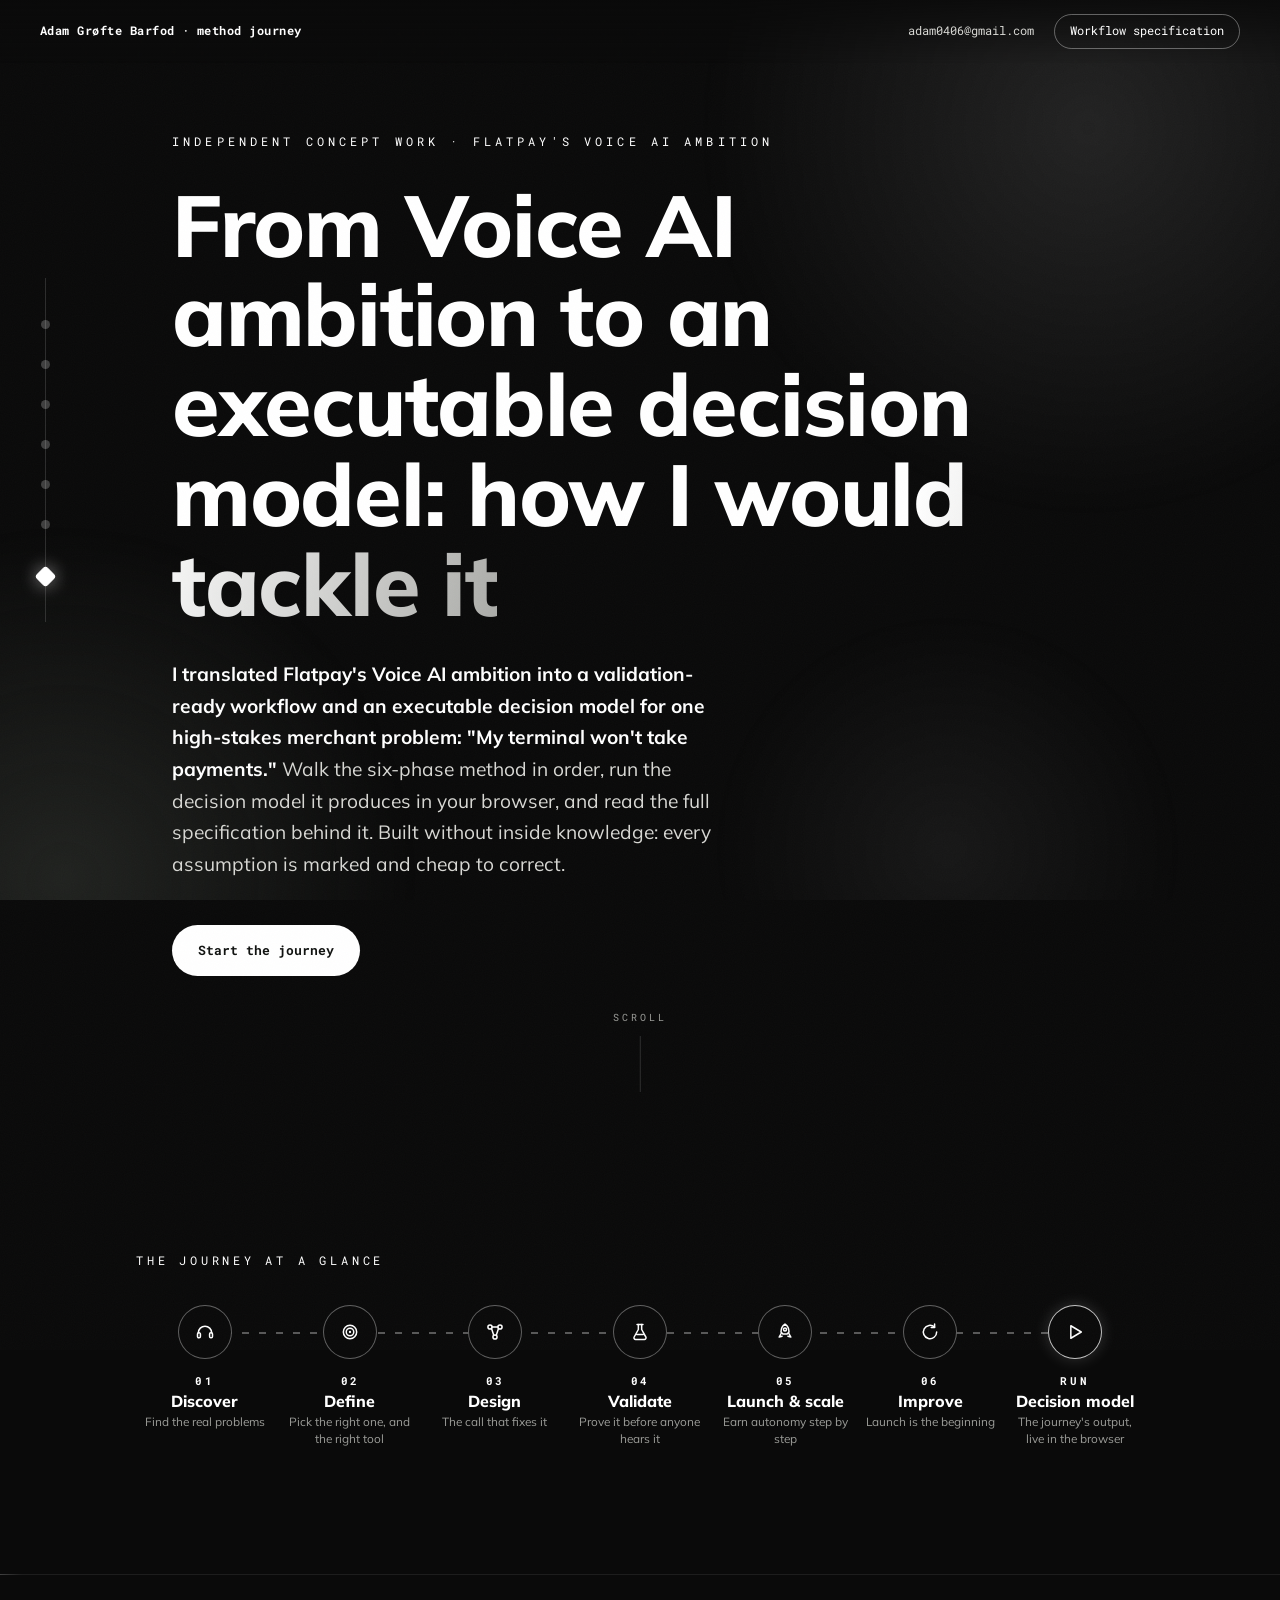
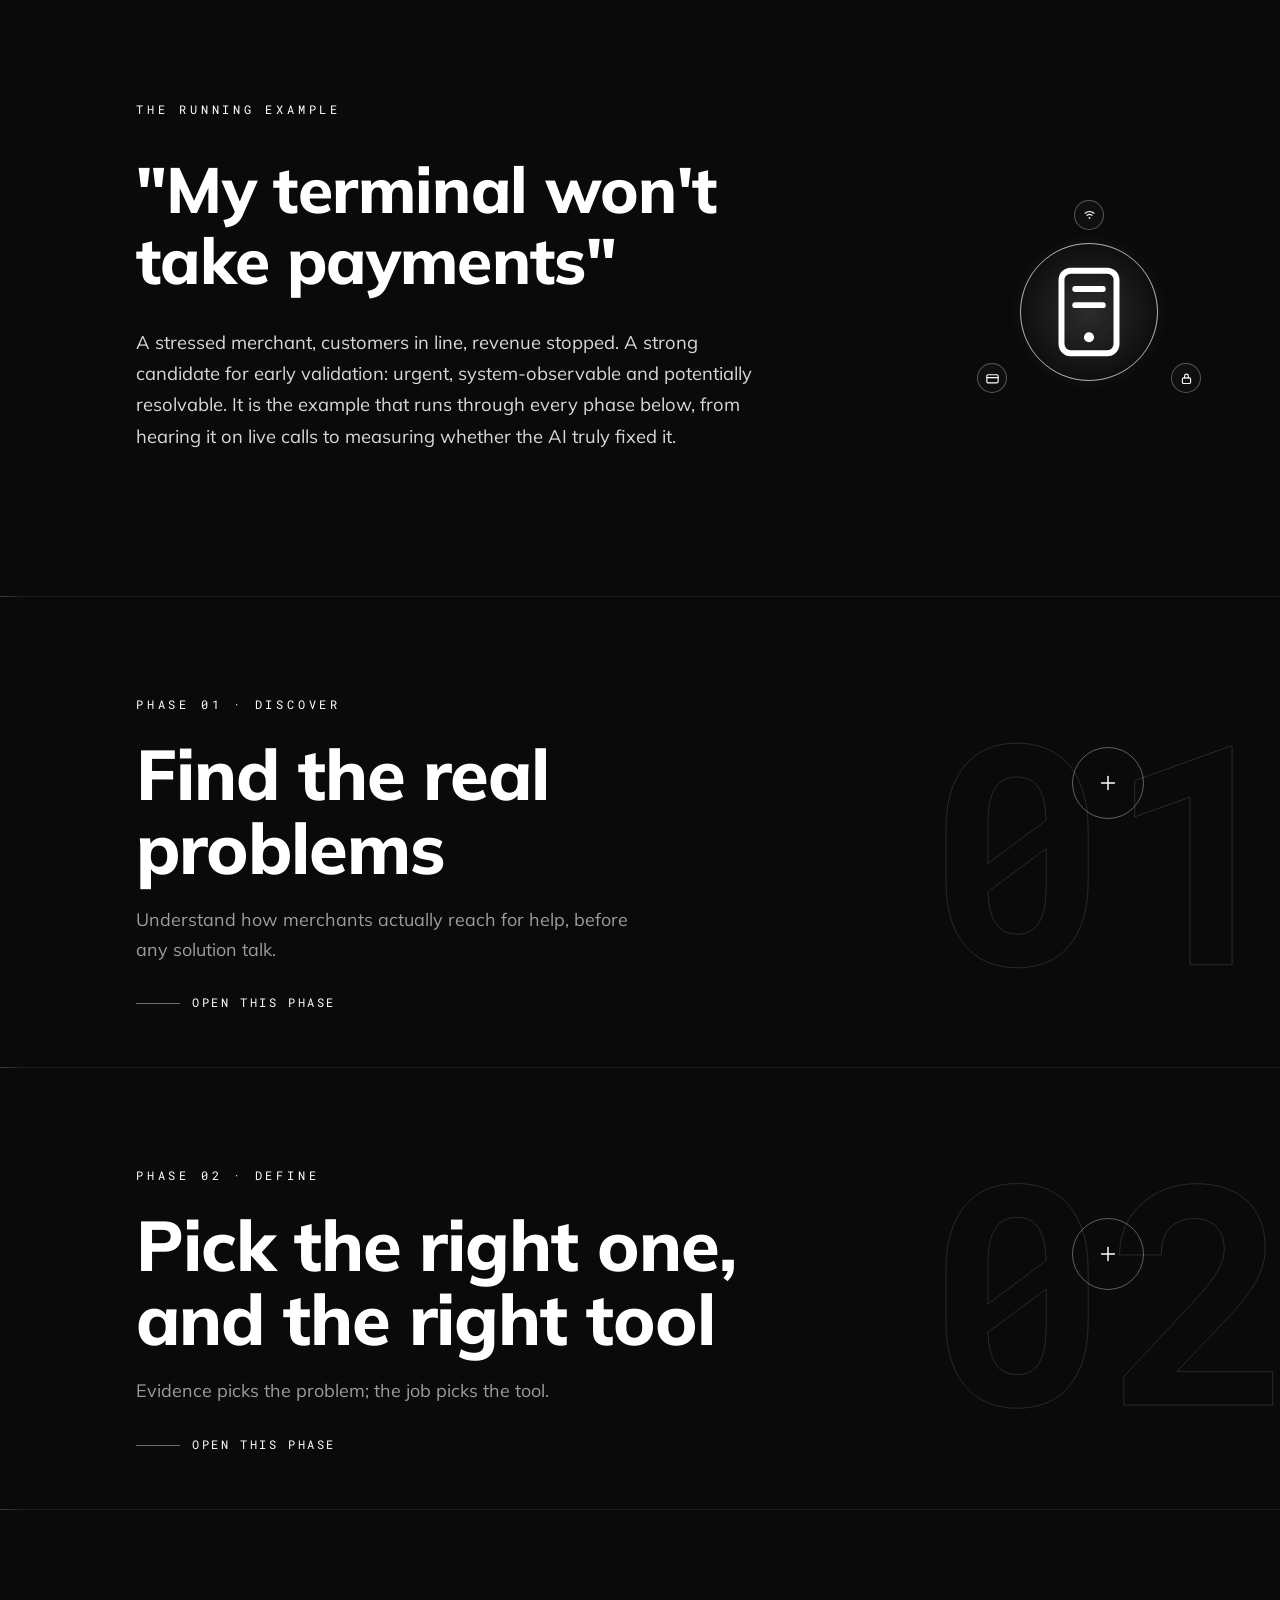
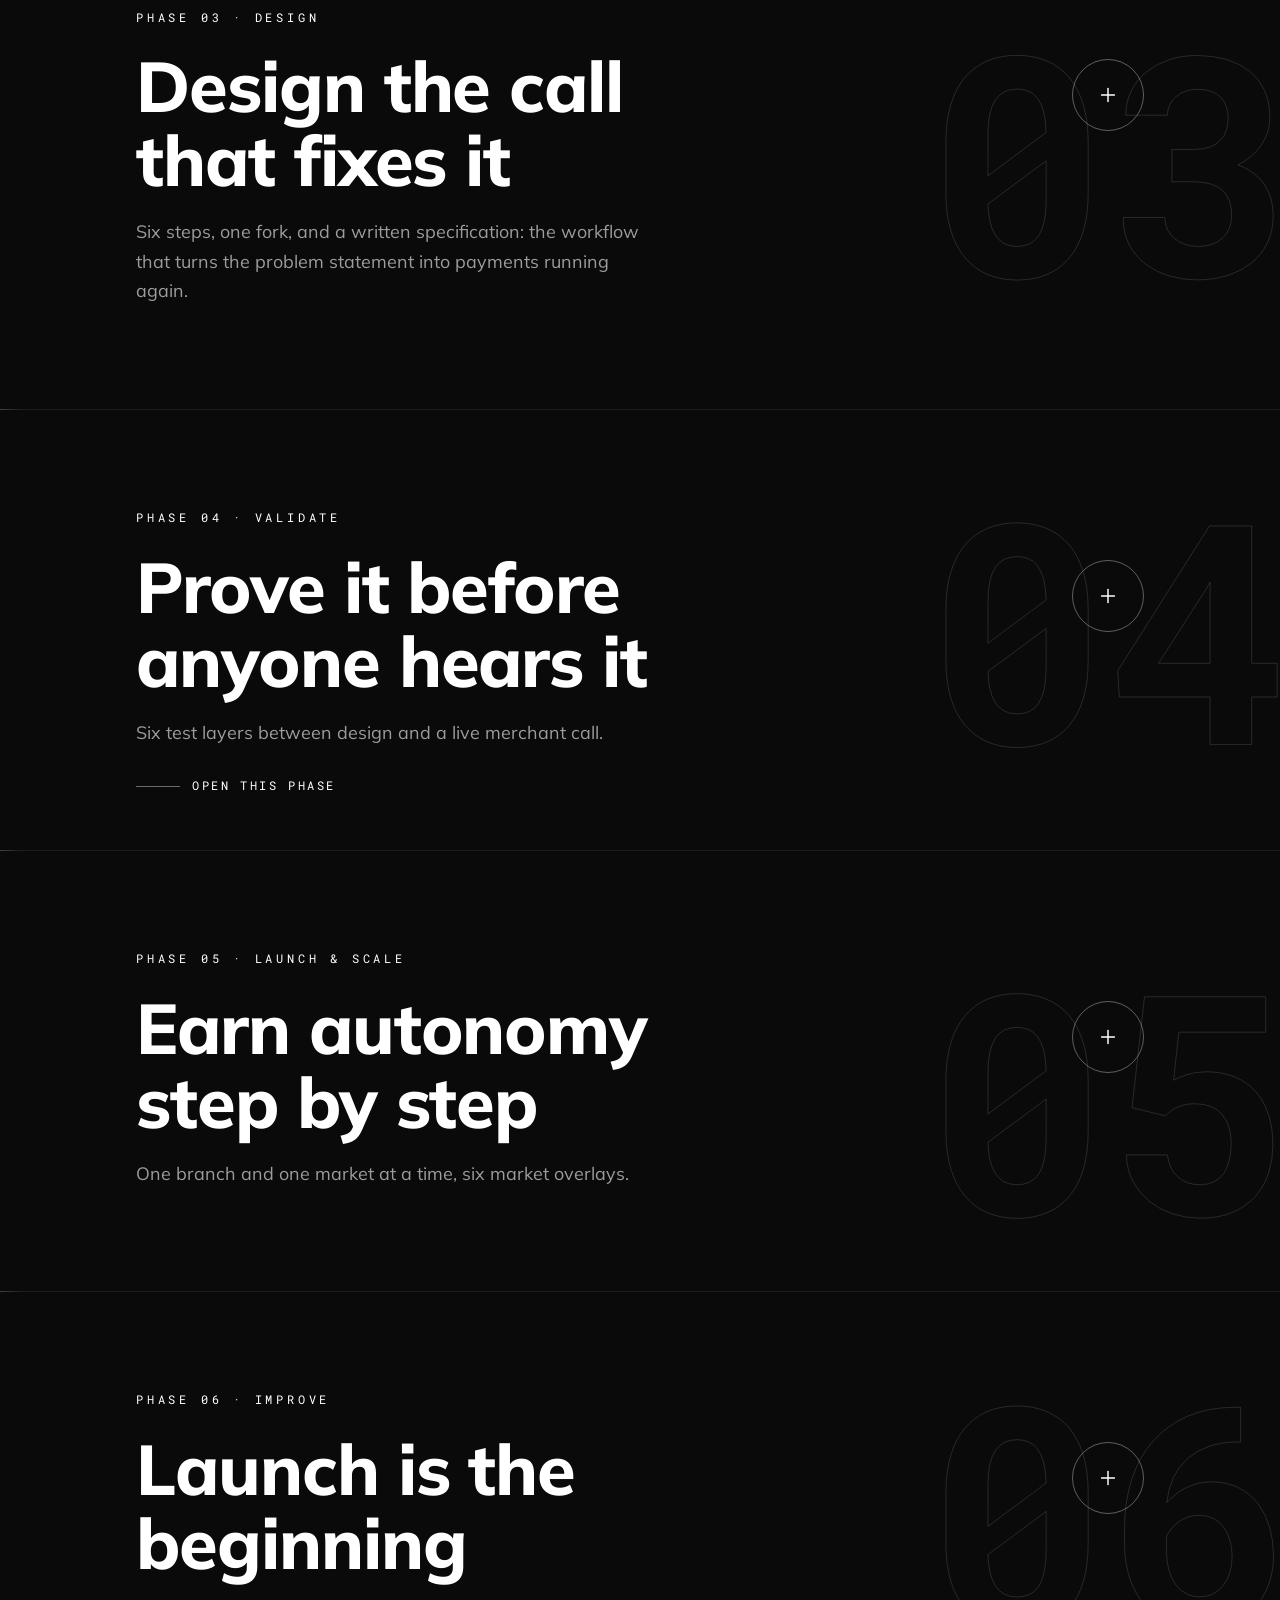
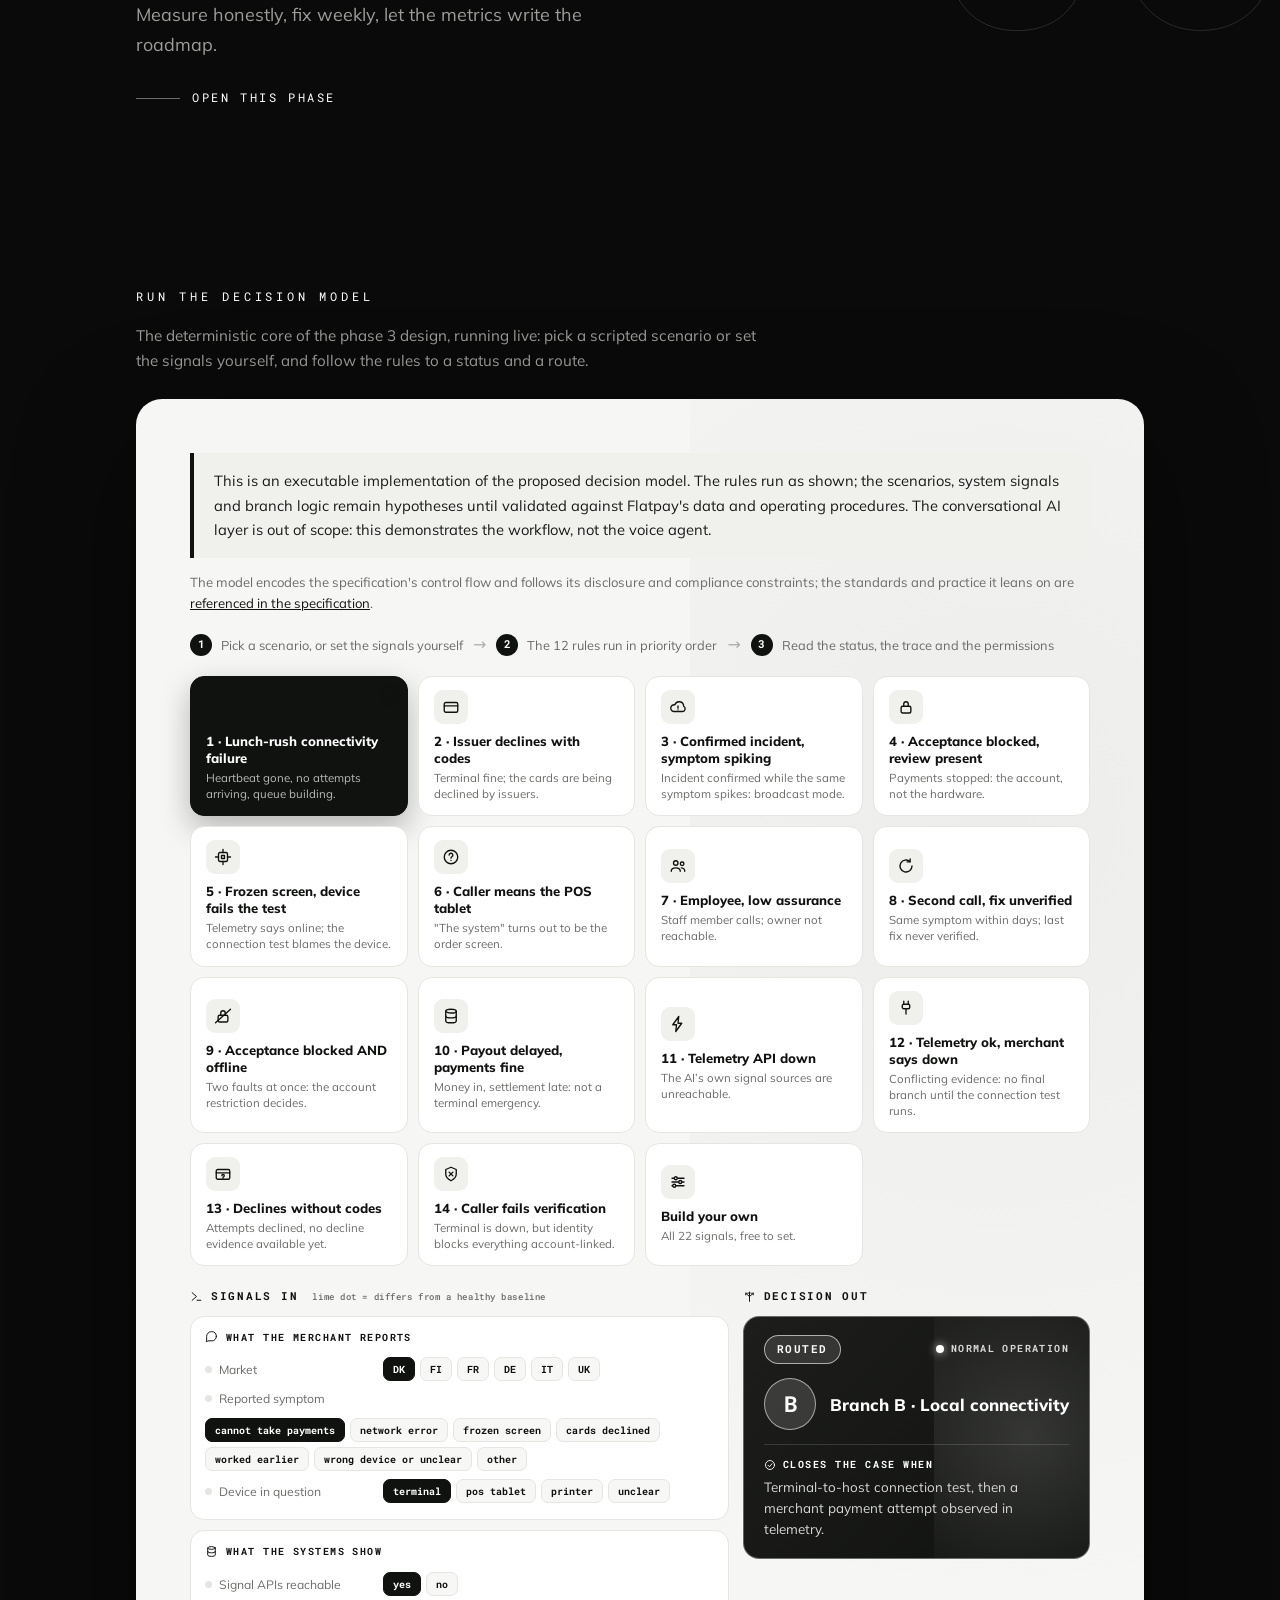
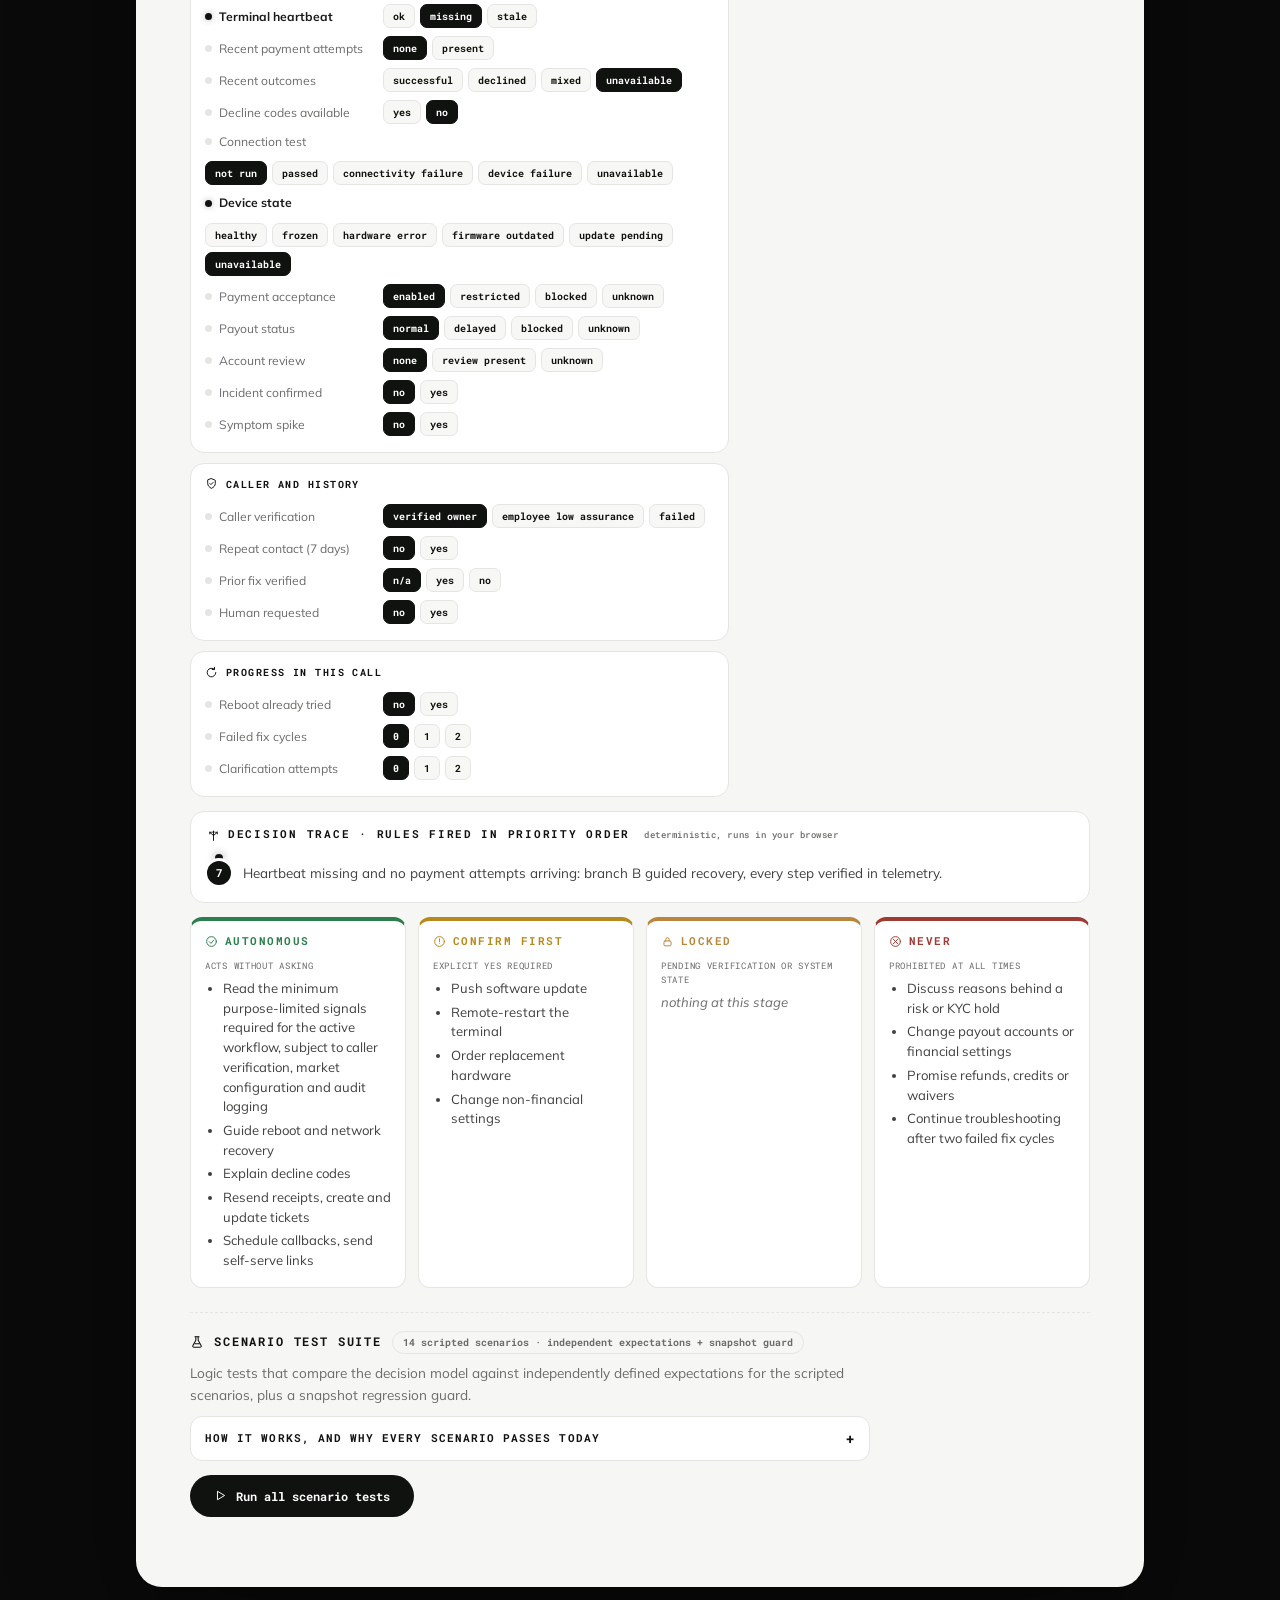
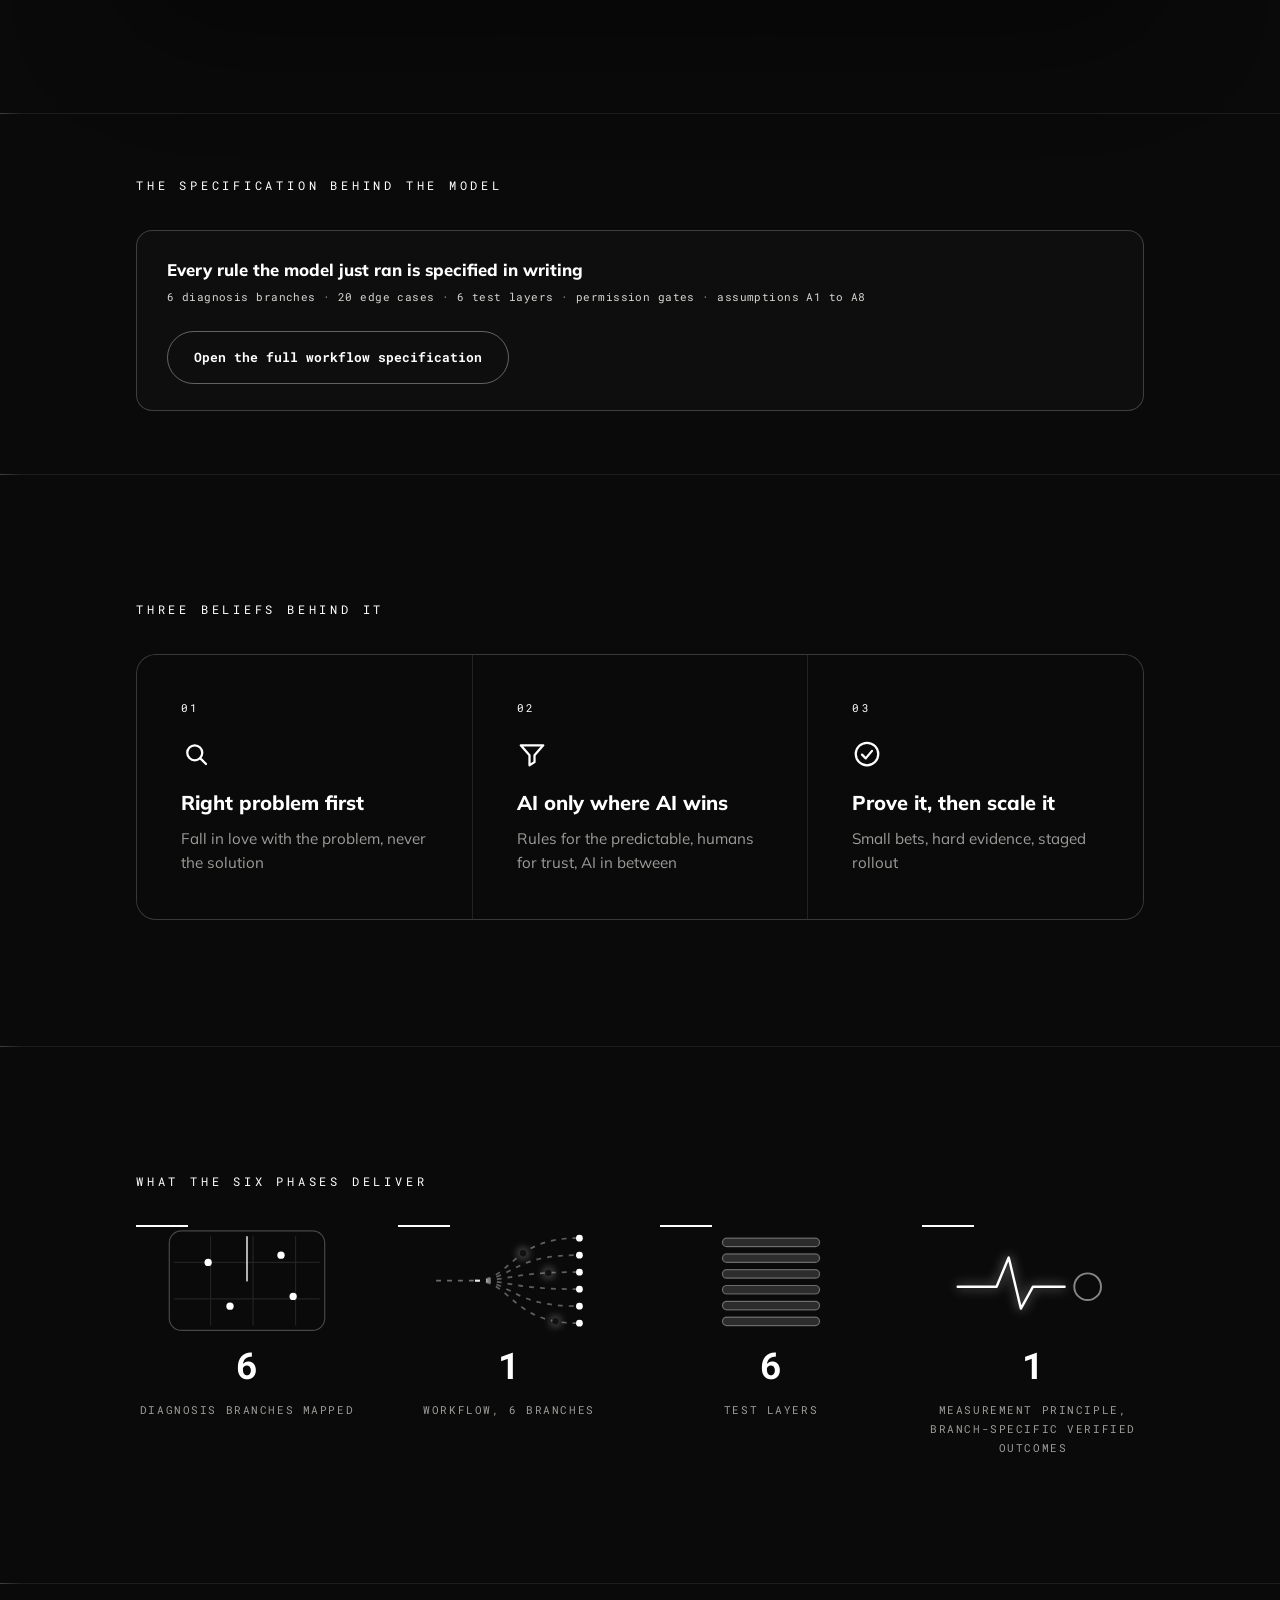
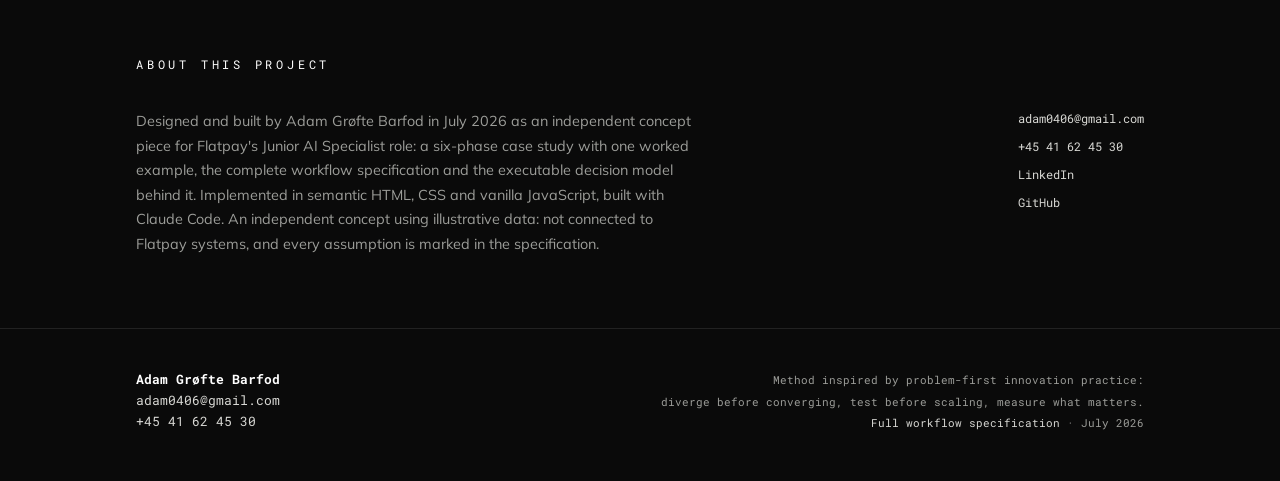
<file: index.html>
<!DOCTYPE html>
<html lang="en">
<head>
<meta charset="utf-8">
<meta name="viewport" content="width=device-width, initial-scale=1">
<title>From Voice AI ambition to an executable decision model · Adam Grøfte Barfod</title>
<meta name="description" content="Flatpay's Voice AI ambition translated into a validation-ready workflow and an executable decision model for one high-stakes merchant problem: 'My terminal won't take payments.'">
<meta property="og:title" content="From Voice AI ambition to an executable decision model">
<meta property="og:description" content="A validation-ready workflow, an executable decision model and the six-phase method behind them, for one running example: 'My terminal won't take payments.' By Adam Grøfte Barfod.">
<meta property="og:type" content="website">
<meta property="og:image" content="https://adam0406-svg.github.io/merchant-ai-roadmap/og-image.png">
<meta property="og:image:width" content="1200">
<meta property="og:image:height" content="630">
<meta name="twitter:card" content="summary_large_image">
<link rel="icon" href="data:image/svg+xml,%3Csvg xmlns='http://www.w3.org/2000/svg' viewBox='0 0 24 24'%3E%3Crect width='24' height='24' rx='6' fill='%23101210'/%3E%3Ccircle cx='12' cy='12' r='5' fill='%23ffffff'/%3E%3C/svg%3E">
<link rel="preconnect" href="https://fonts.googleapis.com">
<link rel="preconnect" href="https://fonts.gstatic.com" crossorigin>
<link href="https://fonts.googleapis.com/css2?family=Mulish:wght@400;600;700;800&family=Roboto+Mono:wght@400;500;700&display=swap" rel="stylesheet">
<link rel="stylesheet" href="css/style.css">
</head>
<body>

<a class="skip-link" href="#top">Skip to main content</a>

<div class="ambient" aria-hidden="true">
  <div class="blob a"></div>
  <div class="blob b"></div>
  <div class="blob c"></div>
</div>

<div class="progress" aria-hidden="true"></div>

<header class="topbar">
  <a class="brand" href="#top">Adam Grøfte Barfod<span> · method journey</span></a>
  <div class="tb-right">
    <a class="tb-contact" href="mailto:adam0406@gmail.com">adam0406@gmail.com</a>
    <a class="tb-pdf" href="workflow.html">Workflow specification</a>
  </div>
</header>

<nav class="rail" aria-label="Phases">
  <a href="#phase-1" aria-label="Phase 1, Discover" data-tip="Phase 01 · Discover: find the real problems"></a>
  <a href="#phase-2" aria-label="Phase 2, Define" data-tip="Phase 02 · Define: pick the right one, and the right tool"></a>
  <a href="#phase-3" aria-label="Phase 3, Design" data-tip="Phase 03 · Design: the call that fixes it"></a>
  <a href="#phase-4" aria-label="Phase 4, Validate" data-tip="Phase 04 · Validate: prove it before anyone hears it"></a>
  <a href="#phase-5" aria-label="Phase 5, Launch and scale" data-tip="Phase 05 · Launch &amp; scale: earn autonomy step by step"></a>
  <a href="#phase-6" aria-label="Phase 6, Improve" data-tip="Phase 06 · Improve: launch is the beginning"></a>
  <a class="rail-sim" href="#simulator" aria-label="Run the decision model" data-tip="Decision model · run the workflow live"></a>
</nav>

<main id="top">

  <!-- ============ HERO ============ -->
  <section class="hero">
    <div class="container">
      <p class="kicker rv">Independent concept work · Flatpay's Voice AI ambition</p>
      <h1 class="rv" style="--d:.1s">From Voice AI ambition to an executable decision model: <span class="q">how I would tackle it</span></h1>
      <p class="sub rv" style="--d:.2s"><b>I translated Flatpay's Voice AI ambition into a validation-ready workflow and an executable decision model for one high-stakes merchant problem:</b> <b>"My terminal won't take payments."</b> Walk the six-phase method in order, run the decision model it produces in your browser, and read the full specification behind it. Built without inside knowledge: every assumption is marked and cheap to correct.</p>
      <div class="hero-actions rv" style="--d:.3s">
        <a class="btn solid" href="#overview">Start the journey</a>
      </div>
    </div>
    <div class="scroll-cue" aria-hidden="true">
      <span>Scroll</span>
      <span class="line"></span>
    </div>
  </section>

  <!-- ============ JOURNEY AT A GLANCE ============ -->
  <section class="sec overview" id="overview">
    <div class="container">
      <p class="sec-label rv">The journey at a glance</p>
      <div class="ov-track rv" style="--d:.1s">
        <span class="ov-line" aria-hidden="true"><span class="ov-spark"></span></span>
        <a class="ov-node" href="#phase-1">
          <span class="ov-dot"><svg aria-hidden="true" focusable="false" width="20" height="20" viewBox="0 0 24 24" fill="none" stroke="currentColor" stroke-width="1.8" stroke-linecap="round"><path d="M4 13a8 8 0 0 1 16 0"/><rect x="3" y="13" width="3.5" height="6" rx="1.5"/><rect x="17.5" y="13" width="3.5" height="6" rx="1.5"/></svg></span>
          <span class="ov-num">01</span>
          <span class="ov-name">Discover</span>
          <span class="ov-cap">Find the real problems</span>
        </a>
        <a class="ov-node" href="#phase-2">
          <span class="ov-dot"><svg aria-hidden="true" focusable="false" width="20" height="20" viewBox="0 0 24 24" fill="none" stroke="currentColor" stroke-width="1.8" stroke-linecap="round"><circle cx="12" cy="12" r="8"/><circle cx="12" cy="12" r="4.5"/><circle cx="12" cy="12" r="1.4" fill="currentColor" stroke="none"/></svg></span>
          <span class="ov-num">02</span>
          <span class="ov-name">Define</span>
          <span class="ov-cap">Pick the right one, and the right tool</span>
        </a>
        <a class="ov-node" href="#phase-3">
          <span class="ov-dot"><svg aria-hidden="true" focusable="false" width="20" height="20" viewBox="0 0 24 24" fill="none" stroke="currentColor" stroke-width="1.8" stroke-linecap="round" stroke-linejoin="round"><circle cx="6" cy="6" r="2.5"/><circle cx="18" cy="6" r="2.5"/><circle cx="12" cy="18" r="2.5"/><line x1="7.8" y1="7.8" x2="10.5" y2="16"/><line x1="16.2" y1="7.8" x2="13.5" y2="16"/><line x1="8.5" y1="6" x2="15.5" y2="6"/></svg></span>
          <span class="ov-num">03</span>
          <span class="ov-name">Design</span>
          <span class="ov-cap">The call that fixes it</span>
        </a>
        <a class="ov-node" href="#phase-4">
          <span class="ov-dot"><svg aria-hidden="true" focusable="false" width="20" height="20" viewBox="0 0 24 24" fill="none" stroke="currentColor" stroke-width="1.8" stroke-linecap="round" stroke-linejoin="round"><path d="M10 3v6l-5 9a2 2 0 0 0 1.8 3h10.4a2 2 0 0 0 1.8-3l-5-9V3"/><line x1="8.5" y1="3" x2="15.5" y2="3"/><line x1="8" y1="15" x2="16" y2="15"/></svg></span>
          <span class="ov-num">04</span>
          <span class="ov-name">Validate</span>
          <span class="ov-cap">Prove it before anyone hears it</span>
        </a>
        <a class="ov-node" href="#phase-5">
          <span class="ov-dot"><svg aria-hidden="true" focusable="false" width="20" height="20" viewBox="0 0 24 24" fill="none" stroke="currentColor" stroke-width="1.8" stroke-linecap="round" stroke-linejoin="round"><path d="M12 2.5c3 2 4.8 5.8 4.8 9.5l-2.3 2.5h-5L7.2 12c0-3.7 1.8-7.5 4.8-9.5z"/><circle cx="12" cy="9" r="1.8"/><path d="M7.5 13.5L5 18l3.5-1M16.5 13.5L19 18l-3.5-1"/></svg></span>
          <span class="ov-num">05</span>
          <span class="ov-name">Launch &amp; scale</span>
          <span class="ov-cap">Earn autonomy step by step</span>
        </a>
        <a class="ov-node" href="#phase-6">
          <span class="ov-dot"><svg aria-hidden="true" focusable="false" width="20" height="20" viewBox="0 0 24 24" fill="none" stroke="currentColor" stroke-width="1.8" stroke-linecap="round" stroke-linejoin="round"><path d="M20 12a8 8 0 1 1-2.5-5.8"/><polyline points="17.5 2.5 17.5 6.5 13.5 6.5"/></svg></span>
          <span class="ov-num">06</span>
          <span class="ov-name">Improve</span>
          <span class="ov-cap">Launch is the beginning</span>
        </a>
        <a class="ov-node ov-run" href="#simulator">
          <span class="ov-dot"><svg aria-hidden="true" focusable="false" width="20" height="20" viewBox="0 0 24 24" fill="none" stroke="currentColor" stroke-width="1.8" stroke-linecap="round" stroke-linejoin="round"><polygon points="7 4.5 19.5 12 7 19.5"/></svg></span>
          <span class="ov-num">RUN</span>
          <span class="ov-name">Decision model</span>
          <span class="ov-cap">The journey's output, live in the browser</span>
        </a>
      </div>
    </div>
  </section>

  <!-- ============ RUNNING EXAMPLE ============ -->
  <section class="sec">
    <div class="container">
      <p class="sec-label rv">The running example</p>
      <div class="example-grid">
        <div>
          <h2 class="quote-giant rv" style="--d:.05s"><span class="mark">"</span>My terminal won't take payments<span class="mark">"</span></h2>
          <p class="quote-sub rv" style="--d:.15s">A stressed merchant, customers in line, revenue stopped. A strong candidate for early validation: urgent, system-observable and potentially resolvable. It is the example that runs through every phase below, from hearing it on live calls to measuring whether the AI truly fixed it.</p>
        </div>
        <div class="terminal-art rv" style="--d:.25s">
          <span class="ring" aria-hidden="true"></span>
          <span class="ring r2" aria-hidden="true"></span>
          <span class="orbit" aria-hidden="true">
            <span class="oi o1"><svg aria-hidden="true" focusable="false" width="15" height="15" viewBox="0 0 24 24" fill="none" stroke="currentColor" stroke-width="1.8" stroke-linecap="round"><path d="M5 10a10 10 0 0 1 14 0"/><path d="M8 13.5a6 6 0 0 1 8 0"/><circle cx="12" cy="17.5" r="1.4" fill="currentColor" stroke="none"/></svg></span>
            <span class="oi o2"><svg aria-hidden="true" focusable="false" width="15" height="15" viewBox="0 0 24 24" fill="none" stroke="currentColor" stroke-width="1.8" stroke-linecap="round"><rect x="3" y="6" width="18" height="13" rx="2"/><line x1="3" y1="10.5" x2="21" y2="10.5"/></svg></span>
            <span class="oi o3"><svg aria-hidden="true" focusable="false" width="15" height="15" viewBox="0 0 24 24" fill="none" stroke="currentColor" stroke-width="1.8" stroke-linecap="round"><rect x="5.5" y="11" width="13" height="9" rx="2"/><path d="M9 11V8a3 3 0 0 1 6 0v3"/></svg></span>
          </span>
          <svg aria-hidden="true" focusable="false" width="110" height="110" viewBox="0 0 24 24" fill="none" stroke="#ffffff" stroke-width="1.3" stroke-linecap="round"><rect x="6" y="3" width="12" height="18" rx="2"/><line x1="9" y1="7" x2="15" y2="7"/><line x1="9" y1="10.5" x2="15" y2="10.5"/><line x1="12" y1="17.5" x2="12" y2="17.5" stroke-width="2.2"/></svg>
        </div>
      </div>
    </div>
  </section>

  <!-- ============ THE JOURNEY ============ -->
  <div class="roadmap" id="journey">

    <!-- ======== PHASE 1: DISCOVER ======== -->
    <section class="phase" id="phase-1">
      <div class="phase-ghost" aria-hidden="true">01</div>
      <div class="container">
        <details class="phase-details" id="panel-1">
        <summary class="phase-toggle">
          <span class="pt-label rv">Phase 01 · Discover</span>
          <span class="pt-row">
            <span>
              <span class="pt-title rv" style="--d:.08s">Find the real problems</span>
              <span class="pt-line rv" style="--d:.16s">Understand how merchants actually reach for help, before any solution talk.</span>
              <span class="pt-cta rv" style="--d:.24s"><span class="cta-line"></span><span class="close-txt">Open this phase</span><span class="open-txt">Close this phase</span></span>
            </span>
            <span class="pt-plus rv" style="--d:.2s" aria-hidden="true">
              <svg aria-hidden="true" focusable="false" width="22" height="22" viewBox="0 0 24 24" fill="none" stroke="currentColor" stroke-width="1.6" stroke-linecap="round"><line x1="12" y1="5" x2="12" y2="19"/><line x1="5" y1="12" x2="19" y2="12"/></svg>
            </span>
          </span>
        </summary>

        <div class="phase-panel">
          <div class="pp-clip">
            <div class="pp-paper">
              <div class="phase-head">
                <h2>Understand how merchants actually reach for help</h2>
                <div class="phase-quote">"You can't design the fix before you've heard the problem in the merchant's own words."</div>
              </div>

              <h3 class="seclbl">The call comes in</h3>

              <div class="wave" aria-hidden="true"><i></i><i></i><i></i><i></i><i></i><i></i><i></i><i></i><i></i><i></i><i></i><i></i><i></i><i></i><i></i><i></i><i></i><i></i><i></i><i></i><i></i><i></i><i></i><i></i><i></i><i></i><i></i><i></i><i></i><i></i><i></i><i></i></div>

              <div class="card bubble">
                <svg aria-hidden="true" focusable="false" width="24" height="24" viewBox="0 0 24 24" fill="none" stroke="#101210" stroke-width="1.8" stroke-linecap="round" stroke-linejoin="round"><path d="M21 12a8 8 0 0 1-8 8H5l-2 2V12a9 9 0 0 1 9-9 8 8 0 0 1 9 9z"/></svg>
                <div class="ct typewriter" style="margin-top:8px" data-text="&quot;It just stopped working!&quot;">"It just stopped working!"</div>
                <div class="cc">One sentence. Six different realities. Merchants describe symptoms; root causes live in systems.</div>
              </div>

              <h3 class="seclbl">What could it be? <span class="thinking" aria-hidden="true"><i></i><i></i><i></i></span></h3>
              <div class="tiles-3 causes">
                  <div class="tile">
                    <svg aria-hidden="true" focusable="false" width="20" height="20" viewBox="0 0 24 24" fill="none" stroke="#101210" stroke-width="1.8" stroke-linecap="round"><path d="M5 10a10 10 0 0 1 14 0"/><path d="M8 13.5a6 6 0 0 1 8 0"/><circle cx="12" cy="17.5" r="1.4" fill="#101210" stroke="none"/><line x1="4" y1="4" x2="20" y2="20"/></svg>
                    <div class="tt">Connectivity down</div><div class="tc">Wi-Fi, SIM or router</div>
                  </div>
                  <div class="tile">
                    <svg aria-hidden="true" focusable="false" width="20" height="20" viewBox="0 0 24 24" fill="none" stroke="#101210" stroke-width="1.8" stroke-linecap="round"><rect x="3" y="6" width="18" height="13" rx="2"/><line x1="3" y1="10.5" x2="21" y2="10.5"/></svg>
                    <div class="tt">Card declines</div><div class="tc">The issuer, not the merchant</div>
                  </div>
                  <div class="tile">
                    <svg aria-hidden="true" focusable="false" width="20" height="20" viewBox="0 0 24 24" fill="none" stroke="#101210" stroke-width="1.8" stroke-linecap="round"><rect x="6" y="6" width="12" height="12" rx="2"/><rect x="10" y="10" width="4" height="4"/><line x1="12" y1="2" x2="12" y2="6"/><line x1="12" y1="18" x2="12" y2="22"/><line x1="2" y1="12" x2="6" y2="12"/><line x1="18" y1="12" x2="22" y2="12"/></svg>
                    <div class="tt">Device fault</div><div class="tc">Hardware or software</div>
                  </div>
                  <div class="tile">
                    <svg aria-hidden="true" focusable="false" width="20" height="20" viewBox="0 0 24 24" fill="none" stroke="#101210" stroke-width="1.8" stroke-linecap="round"><rect x="5.5" y="11" width="13" height="9" rx="2"/><path d="M9 11V8a3 3 0 0 1 6 0v3"/></svg>
                    <div class="tt">Account-level restriction</div><div class="tc">A risk, KYC or settlement hold</div>
                  </div>
                  <div class="tile">
                    <svg aria-hidden="true" focusable="false" width="20" height="20" viewBox="0 0 24 24" fill="none" stroke="#101210" stroke-width="1.8" stroke-linecap="round"><path d="M7 18a4.5 4.5 0 1 1 .8-8.9A6 6 0 0 1 19.5 11 3.7 3.7 0 0 1 18 18H7z"/><line x1="12" y1="10.5" x2="12" y2="13.5"/><circle cx="12" cy="15.8" r="0.9" fill="#101210" stroke="none"/></svg>
                    <div class="tt">Platform incident</div><div class="tc">Everyone's problem, not theirs</div>
                  </div>
                  <div class="tile">
                    <svg aria-hidden="true" focusable="false" width="20" height="20" viewBox="0 0 24 24" fill="none" stroke="#101210" stroke-width="1.8" stroke-linecap="round"><circle cx="12" cy="12" r="9"/><path d="M9.5 9.5a2.5 2.5 0 1 1 3.4 2.3c-.8.3-.9 1-.9 1.7"/><circle cx="12" cy="16.5" r="0.9" fill="#101210" stroke="none"/></svg>
                    <div class="tt">Wrong device</div><div class="tc">POS tablet or printer, not the terminal</div>
                  </div>
              </div>

              <div class="dark-card slam">
                <div class="dt">But don't judge yet.</div>
                <div class="dc">This is the core of discovery: stay wide before narrowing, and let evidence do the choosing.</div>
              </div>

              <div class="cards-2">
                <div class="card icon-card">
                  <svg aria-hidden="true" focusable="false" width="22" height="22" viewBox="0 0 24 24" fill="none" stroke="#101210" stroke-width="1.8" stroke-linecap="round" stroke-linejoin="round"><polyline points="9 4 4 4 4 9"/><polyline points="15 4 20 4 20 9"/><polyline points="20 15 20 20 15 20"/><polyline points="9 20 4 20 4 15"/><circle cx="12" cy="12" r="2.4"/></svg>
                  <div><div class="ct">Go wide before going deep</div><div class="cc">Collect every problem type without judging yet. Narrowing too early means solving the loudest problem, not the largest.</div></div>
                </div>
                <div class="card icon-card">
                  <svg aria-hidden="true" focusable="false" width="22" height="22" viewBox="0 0 24 24" fill="none" stroke="#101210" stroke-width="1.8" stroke-linecap="round" stroke-linejoin="round"><path d="M6 2h9l4 4v16H6z"/><polyline points="9 13 11.5 15.5 16 10.5"/></svg>
                  <div><div class="ct">Facts over opinions</div><div class="cc">Every claim gets a source: a call heard, a ticket counted, an expert quoted. Assumptions are written down and marked for validation.</div></div>
                </div>
              </div>

              <h3 class="seclbl">Four ways in, before any solution talk</h3>
              <div class="cards-2">
                <div class="card icon-card">
                  <svg aria-hidden="true" focusable="false" width="22" height="22" viewBox="0 0 24 24" fill="none" stroke="#101210" stroke-width="1.8" stroke-linecap="round"><path d="M4 13a8 8 0 0 1 16 0"/><rect x="3" y="13" width="3.5" height="6" rx="1.5"/><rect x="17.5" y="13" width="3.5" height="6" rx="1.5"/></svg>
                  <div><div class="ct">Listen to live calls</div><div class="cc">How help is asked for in the moment, not described afterwards</div></div>
                </div>
                <div class="card icon-card">
                  <svg aria-hidden="true" focusable="false" width="22" height="22" viewBox="0 0 24 24" fill="none" stroke="#101210" stroke-width="1.8" stroke-linecap="round"><circle cx="9" cy="8" r="3"/><path d="M3 19c0-3 2.5-4.5 6-4.5s6 1.5 6 4.5"/><circle cx="17.5" cy="9" r="2.4"/><path d="M16.5 14.6c2.6.3 4.5 1.7 4.5 4.4"/></svg>
                  <div><div class="ct">Interview the experts</div><div class="cc">Support leads and product specialists, market by market</div></div>
                </div>
                <div class="card icon-card">
                  <svg aria-hidden="true" focusable="false" width="22" height="22" viewBox="0 0 24 24" fill="none" stroke="#101210" stroke-width="1.8" stroke-linecap="round"><ellipse cx="12" cy="5.5" rx="7" ry="2.5"/><path d="M5 5.5v13c0 1.4 3.1 2.5 7 2.5s7-1.1 7-2.5v-13"/><path d="M5 12c0 1.4 3.1 2.5 7 2.5s7-1.1 7-2.5"/></svg>
                  <div><div class="ct">Mine the data</div><div class="cc">Tickets, transcripts and telemetry: volumes, patterns, peak times</div></div>
                </div>
                <div class="card icon-card">
                  <svg aria-hidden="true" focusable="false" width="22" height="22" viewBox="0 0 24 24" fill="none" stroke="#101210" stroke-width="1.8" stroke-linecap="round"><path d="M2 12s3.5-6.5 10-6.5S22 12 22 12s-3.5 6.5-10 6.5S2 12 2 12z"/><circle cx="12" cy="12" r="2.6"/></svg>
                  <div><div class="ct">Sit with the agents</div><div class="cc">Watch the workarounds; the unofficial fixes are the real spec</div></div>
                </div>
              </div>

              <div class="console">
                <div class="console-bar">
                  <span class="ps-tab"><svg aria-hidden="true" focusable="false" width="12" height="12" viewBox="0 0 24 24" fill="none" stroke="currentColor" stroke-width="2.4" stroke-linecap="round" stroke-linejoin="round"><polyline points="4 5 12 12 4 19"/><line x1="13" y1="19" x2="20" y2="19"/></svg>Where AI works in this phase</span>
                  <span class="cstatus">illustration</span>
                  <span class="win-controls" aria-hidden="true">
                    <svg aria-hidden="true" focusable="false" width="11" height="11" viewBox="0 0 12 12" fill="none" stroke="currentColor" stroke-width="1.4"><line x1="1.5" y1="6" x2="10.5" y2="6"/></svg>
                    <svg aria-hidden="true" focusable="false" width="11" height="11" viewBox="0 0 12 12" fill="none" stroke="currentColor" stroke-width="1.4"><rect x="2" y="2" width="8" height="8"/></svg>
                    <svg aria-hidden="true" focusable="false" width="11" height="11" viewBox="0 0 12 12" fill="none" stroke="currentColor" stroke-width="1.4"><line x1="2" y1="2" x2="10" y2="10"/><line x1="10" y1="2" x2="2" y2="10"/></svg>
                  </span>
                </div>
                <div class="console-body"><p><b>AI clusters large transcript sets</b> into themes overnight, quantifies volumes and surfaces outliers no human would find. <b>Humans hear</b> the frustration, the workarounds, and what merchants mean but don't say. Analysis is automated; judgment is not.</p></div>
                <span class="scan" aria-hidden="true"></span>
              </div>
            </div>
          </div>
        </div>
        </details>
      </div>
    </section>

    <!-- ======== PHASE 2: DEFINE ======== -->
    <section class="phase" id="phase-2">
      <div class="phase-ghost" aria-hidden="true">02</div>
      <div class="container">
        <details class="phase-details" id="panel-2">
        <summary class="phase-toggle">
          <span class="pt-label rv">Phase 02 · Define</span>
          <span class="pt-row">
            <span>
              <span class="pt-title rv" style="--d:.08s">Pick the right one, and the right tool</span>
              <span class="pt-line rv" style="--d:.16s">Evidence picks the problem; the job picks the tool.</span>
              <span class="pt-cta rv" style="--d:.24s"><span class="cta-line"></span><span class="close-txt">Open this phase</span><span class="open-txt">Close this phase</span></span>
            </span>
            <span class="pt-plus rv" style="--d:.2s" aria-hidden="true">
              <svg aria-hidden="true" focusable="false" width="22" height="22" viewBox="0 0 24 24" fill="none" stroke="currentColor" stroke-width="1.6" stroke-linecap="round"><line x1="12" y1="5" x2="12" y2="19"/><line x1="5" y1="12" x2="19" y2="12"/></svg>
            </span>
          </span>
        </summary>

        <div class="phase-panel">
          <div class="pp-clip">
            <div class="pp-paper">
              <div class="phase-head">
                <h2>Pick the problem worth solving, and check AI is the right tool</h2>
                <div class="phase-quote">"Solving the wrong problem well is still failure."</div>
              </div>

              <h3 class="seclbl">Prioritize on evidence, not enthusiasm</h3>
              <div class="split-2">
                <div class="diagram">
                  <svg focusable="false" viewBox="0 0 300 220" role="img" aria-label="Illustrative impact and feasibility matrix with terminal down as the working candidate" xmlns="http://www.w3.org/2000/svg">
                    <rect x="0" y="0" width="300" height="220" rx="10" fill="#ffffff" stroke="#e5e5e2"/>
                    <line class="maxis" pathLength="1" x1="150" y1="20" x2="150" y2="190" stroke="#e5e5e2" stroke-width="1.5"/>
                    <line class="maxis" pathLength="1" x1="30" y1="105" x2="270" y2="105" stroke="#e5e5e2" stroke-width="1.5"/>
                    <text x="150" y="208" text-anchor="middle" font-family="Roboto Mono" font-size="9" font-weight="700" fill="#6b6c69">FEASIBILITY &#8594;</text>
                    <text x="18" y="105" text-anchor="middle" font-family="Roboto Mono" font-size="9" font-weight="700" fill="#6b6c69" transform="rotate(-90 18 105)">IMPACT &#8594;</text>
                    <circle class="mdot md1" cx="80" cy="140" r="7" fill="#d6d6d3"/><text x="80" y="157" text-anchor="middle" font-family="Mulish" font-size="8.5" fill="#6b6c69">app navigation</text>
                    <circle class="mdot md2" cx="105" cy="62" r="7" fill="#d6d6d3"/><text x="105" y="47" text-anchor="middle" font-family="Mulish" font-size="8.5" fill="#6b6c69">onboarding status</text>
                    <circle class="mdot md3" cx="190" cy="128" r="7" fill="#d6d6d3"/><text x="190" y="146" text-anchor="middle" font-family="Mulish" font-size="8.5" fill="#6b6c69">invoice questions</text>
                    <circle class="mring" cx="228" cy="55" r="11" fill="none" stroke="#2e7d4f" stroke-width="2"/>
                    <circle class="mdot md4" cx="228" cy="55" r="11" fill="#101210"/>
                    <text x="228" y="36" text-anchor="middle" font-family="Mulish" font-size="9" font-weight="800" fill="#101210">terminal down</text>
                    <text x="228" y="79" text-anchor="middle" font-family="Mulish" font-size="7.5" fill="#6b6c69">urgent · frequent · checkable</text>
                    <text x="150" y="14" text-anchor="middle" font-family="Roboto Mono" font-size="7" letter-spacing="1.5" fill="#6b6c69">ILLUSTRATIVE · SCORED ON REAL DATA</text>
                  </svg>
                </div>
                <div class="stack">
                  <div class="card"><div class="ct">Why "terminal down" first</div><div class="cc">A strong candidate for early validation because the problem is urgent, system-observable and potentially resolvable. Actual volume and feasibility would be confirmed from call, ticket and platform data.</div></div>
                  <div class="card"><div class="ct">Success defined before building</div><div class="cc">A resolution is a <b>processed payment in telemetry within 15 minutes of call end</b>, a provisional window to be re-baselined on Flatpay's transaction data. Agreed with stakeholders up front, measurable without asking anyone.</div></div>
                </div>
              </div>

              <h3 class="seclbl">The right tool for each part of the job</h3>
              <div class="cards-3">
                <div class="card">
                  <svg aria-hidden="true" focusable="false" width="22" height="22" viewBox="0 0 24 24" fill="none" stroke="#101210" stroke-width="1.8" stroke-linecap="round"><line x1="4" y1="7" x2="20" y2="7"/><circle cx="9" cy="7" r="2" fill="#fff"/><line x1="4" y1="12" x2="20" y2="12"/><circle cx="15" cy="12" r="2" fill="#fff"/><line x1="4" y1="17" x2="20" y2="17"/><circle cx="7" cy="17" r="2" fill="#fff"/></svg>
                  <div class="ct" style="margin-top:8px">Predictable &#8594; rules</div><div class="cc">Ticket routing, status lookups, callbacks. Deterministic automation. No AI needed, no AI used.</div>
                </div>
                <div class="card">
                  <svg aria-hidden="true" focusable="false" width="22" height="22" viewBox="0 0 24 24" fill="none" stroke="#101210" stroke-width="1.8" stroke-linecap="round" stroke-linejoin="round"><path d="M12 3a4.5 4.5 0 0 1 4.5 4.5c2 .5 3.5 2 3.5 4.2a4.3 4.3 0 0 1-4.3 4.3H8.3A4.3 4.3 0 0 1 4 11.7c0-2.2 1.5-3.7 3.5-4.2A4.5 4.5 0 0 1 12 3z"/><line x1="12" y1="16" x2="12" y2="21"/><line x1="9" y1="19" x2="12" y2="21"/><line x1="15" y1="19" x2="12" y2="21"/></svg>
                  <div class="ct" style="margin-top:8px">Messy language at scale &#8594; AI</div><div class="cc">Understanding a stressed merchant, classifying symptoms, composing signals. This is what takes AI.</div>
                </div>
                <div class="card">
                  <svg aria-hidden="true" focusable="false" width="22" height="22" viewBox="0 0 24 24" fill="none" stroke="#101210" stroke-width="1.8" stroke-linecap="round"><circle cx="12" cy="8" r="3.5"/><path d="M5 20c0-3.5 3-5.5 7-5.5s7 2 7 5.5"/></svg>
                  <div class="ct" style="margin-top:8px">Trust and exceptions &#8594; humans</div><div class="cc">Account-level restrictions, anger, anything twice-failed. The human path is designed, not a fallback.</div>
                </div>
              </div>

              <h3 class="seclbl">The commitment this phase produces</h3>
              <div class="dark-card dark-split">
                <div class="dside">
                  <div class="dn">1</div>
                  <div class="dn-lbl">problem, framed</div>
                </div>
                <div>
                  <div class="ho-chip">The problem statement</div>
                  <div class="dc" style="margin-top:0">One problem statement, one measurement principle, one scope: <b>help a verified merchant get from "it stopped working" to taking payments again, and prove it happened.</b> Everything out of scope is written down and parked, not forgotten.</div>
                </div>
              </div>

              <div class="console">
                <div class="console-bar">
                  <span class="ps-tab"><svg aria-hidden="true" focusable="false" width="12" height="12" viewBox="0 0 24 24" fill="none" stroke="currentColor" stroke-width="2.4" stroke-linecap="round" stroke-linejoin="round"><polyline points="4 5 12 12 4 19"/><line x1="13" y1="19" x2="20" y2="19"/></svg>Where AI works in this phase</span>
                  <span class="cstatus">illustration</span>
                  <span class="win-controls" aria-hidden="true">
                    <svg aria-hidden="true" focusable="false" width="11" height="11" viewBox="0 0 12 12" fill="none" stroke="currentColor" stroke-width="1.4"><line x1="1.5" y1="6" x2="10.5" y2="6"/></svg>
                    <svg aria-hidden="true" focusable="false" width="11" height="11" viewBox="0 0 12 12" fill="none" stroke="currentColor" stroke-width="1.4"><rect x="2" y="2" width="8" height="8"/></svg>
                    <svg aria-hidden="true" focusable="false" width="11" height="11" viewBox="0 0 12 12" fill="none" stroke="currentColor" stroke-width="1.4"><line x1="2" y1="2" x2="10" y2="10"/><line x1="10" y1="2" x2="2" y2="10"/></svg>
                  </span>
                </div>
                <div class="console-body"><p><b>AI sizes the prize:</b> counts affected calls, estimates minutes lost per merchant, simulates conversations to pressure-test the framing. <b>Humans decide</b> what gets built and what "good" means. The success metric is a stakeholder decision, never a model output.</p></div>
                <span class="scan" aria-hidden="true"></span>
              </div>
            </div>
          </div>
        </div>
        </details>
      </div>
    </section>

    <!-- ======== PHASE 3: DESIGN ======== -->
    <section class="phase" id="phase-3">
      <div class="phase-ghost" aria-hidden="true">03</div>
      <div class="container">
        <details class="phase-details" id="panel-3">
        <summary class="phase-toggle">
          <span class="pt-label rv">Phase 03 · Design</span>
          <span class="pt-row">
            <span>
              <span class="pt-title rv" style="--d:.08s">Design the call that fixes it</span>
              <span class="pt-line rv" style="--d:.16s">Six steps, one fork, and a written specification: the workflow that turns the problem statement into payments running again.</span>
              <span class="pt-cta rv" style="--d:.24s"><span class="cta-line"></span><span class="close-txt">Open this phase</span><span class="open-txt">Close this phase</span></span>
            </span>
            <span class="pt-plus rv" style="--d:.2s" aria-hidden="true">
              <svg aria-hidden="true" focusable="false" width="22" height="22" viewBox="0 0 24 24" fill="none" stroke="currentColor" stroke-width="1.6" stroke-linecap="round"><line x1="12" y1="5" x2="12" y2="19"/><line x1="5" y1="12" x2="19" y2="12"/></svg>
            </span>
          </span>
        </summary>

        <div class="phase-panel">
          <div class="pp-clip">
            <div class="pp-paper">
              <div class="phase-head">
                <h2>The call, designed end to end</h2>
                <div class="phase-quote">"Never ask the merchant what a system already knows."</div>
              </div>

              <h3 class="seclbl">The path every call follows</h3>
              <p class="bridge">One fixed control flow with explicit gates, early exits and branch-specific playbooks: predictable before it is clever.</p>
              <div class="route">
                <div class="route-line" aria-hidden="true"></div>
                <div class="route-step">
                  <span class="rs-node"><svg aria-hidden="true" focusable="false" width="18" height="18" viewBox="0 0 24 24" fill="none" stroke="#101210" stroke-width="1.8" stroke-linecap="round"><rect x="10" y="3" width="4" height="10" rx="2"/><path d="M7 11a5 5 0 0 0 10 0"/><line x1="12" y1="16" x2="12" y2="19"/><line x1="9" y1="19" x2="15" y2="19"/></svg></span>
                  <span class="rs-num">STEP 0</span>
                  <span class="rs-t">Stabilize</span>
                  <span class="rs-c">Calm the urgency, set expectations</span>
                </div>
                <div class="route-step">
                  <span class="rs-node"><svg aria-hidden="true" focusable="false" width="18" height="18" viewBox="0 0 24 24" fill="none" stroke="#101210" stroke-width="1.8" stroke-linecap="round" stroke-linejoin="round"><path d="M12 3l7 3v6c0 4-3 7-7 9-4-2-7-5-7-9V6z"/><polyline points="9 12 11 14 15 10"/></svg></span>
                  <span class="rs-num">STEP 1</span>
                  <span class="rs-t">Verify caller</span>
                  <span class="rs-c">Second factor before account data</span>
                </div>
                <div class="route-step">
                  <span class="rs-node"><svg aria-hidden="true" focusable="false" width="18" height="18" viewBox="0 0 24 24" fill="none" stroke="#101210" stroke-width="1.8" stroke-linecap="round"><ellipse cx="12" cy="5.5" rx="7" ry="2.5"/><path d="M5 5.5v13c0 1.4 3.1 2.5 7 2.5s7-1.1 7-2.5v-13"/><path d="M5 12c0 1.4 3.1 2.5 7 2.5s7-1.1 7-2.5"/></svg></span>
                  <span class="rs-num">STEP 2</span>
                  <span class="rs-t">Check signals</span>
                  <span class="rs-c">Telemetry, payments, account, incidents</span>
                </div>
                <div class="route-step">
                  <span class="rs-node"><svg aria-hidden="true" focusable="false" width="18" height="18" viewBox="0 0 24 24" fill="none" stroke="#101210" stroke-width="1.8" stroke-linecap="round" stroke-linejoin="round"><line x1="12" y1="21" x2="12" y2="12"/><line x1="12" y1="12" x2="5" y2="6"/><line x1="12" y1="12" x2="12" y2="4"/><line x1="12" y1="12" x2="19" y2="6"/><polyline points="5 9 5 6 8 6"/><polyline points="10 6 12 4 14 6"/><polyline points="16 6 19 6 19 9"/></svg></span>
                  <span class="rs-num">STEP 3</span>
                  <span class="rs-t">Route</span>
                  <span class="rs-c">To one of six diagnosis branches</span>
                </div>
                <div class="route-step">
                  <span class="rs-node"><svg aria-hidden="true" focusable="false" width="18" height="18" viewBox="0 0 24 24" fill="none" stroke="#101210" stroke-width="1.8" stroke-linecap="round" stroke-linejoin="round"><circle cx="12" cy="12" r="9"/><polyline points="8 12.5 11 15.5 16 9.5"/></svg></span>
                  <span class="rs-num">STEP 4</span>
                  <span class="rs-t">Fix &amp; prove</span>
                  <span class="rs-c">A real payment, not a promise</span>
                </div>
                <div class="route-step">
                  <span class="rs-node"><svg aria-hidden="true" focusable="false" width="18" height="18" viewBox="0 0 24 24" fill="none" stroke="#101210" stroke-width="1.8" stroke-linecap="round"><circle cx="9" cy="8" r="3.2"/><path d="M3.5 20c0-3.3 2.4-5.2 5.5-5.2s5.5 1.9 5.5 5.2"/><polyline points="15 10 17 12 21 8" stroke-linejoin="round"/></svg></span>
                  <span class="rs-num">STEP 5</span>
                  <span class="rs-t">Close or handoff</span>
                  <span class="rs-c">Warm transfer, nothing repeated</span>
                </div>
              </div>

              <h3 class="seclbl">The deliverable</h3>
              <p class="bridge">Everything streams into this document: the discovery data, the problem statement, every decision above. The specification is assembled from all of it: the flow, the AI's permissions, 20 edge cases, testing and localization: a concrete starting point for engineering discovery with the AI team, not a substitute for it.</p>
              <svg focusable="false" class="forge" viewBox="0 0 600 145" aria-hidden="true" xmlns="http://www.w3.org/2000/svg">
                <path class="forge-path" d="M 20,0 C 20,100 300,60 300,112" fill="none" stroke="rgba(16,18,16,0.25)" stroke-width="1.6" stroke-dasharray="5 7"/>
                <path class="forge-path" d="M 95,0 C 95,90 300,65 300,112" fill="none" stroke="rgba(16,18,16,0.25)" stroke-width="1.6" stroke-dasharray="5 7"/>
                <path class="forge-path" d="M 170,0 C 170,85 300,72 300,112" fill="none" stroke="rgba(16,18,16,0.25)" stroke-width="1.6" stroke-dasharray="5 7"/>
                <path class="forge-path" d="M 240,0 C 240,80 300,80 300,112" fill="none" stroke="rgba(16,18,16,0.25)" stroke-width="1.6" stroke-dasharray="5 7"/>
                <path class="forge-path" d="M 300,0 L 300,112" fill="none" stroke="rgba(16,18,16,0.25)" stroke-width="1.6" stroke-dasharray="5 7"/>
                <path class="forge-path" d="M 360,0 C 360,80 300,80 300,112" fill="none" stroke="rgba(16,18,16,0.25)" stroke-width="1.6" stroke-dasharray="5 7"/>
                <path class="forge-path" d="M 430,0 C 430,85 300,72 300,112" fill="none" stroke="rgba(16,18,16,0.25)" stroke-width="1.6" stroke-dasharray="5 7"/>
                <path class="forge-path" d="M 505,0 C 505,90 300,65 300,112" fill="none" stroke="rgba(16,18,16,0.25)" stroke-width="1.6" stroke-dasharray="5 7"/>
                <path class="forge-path" d="M 580,0 C 580,100 300,60 300,112" fill="none" stroke="rgba(16,18,16,0.25)" stroke-width="1.6" stroke-dasharray="5 7"/>
                <circle class="forge-bit" r="3.4" fill="#101210"><animateMotion dur="2.3s" repeatCount="indefinite" begin="-0.4s" path="M 20,0 C 20,100 300,60 300,112"/></circle>
                <circle class="forge-bit" r="2.8" fill="#101210"><animateMotion dur="2.9s" repeatCount="indefinite" begin="-1.7s" path="M 95,0 C 95,90 300,65 300,112"/></circle>
                <circle class="forge-bit" r="3.2" fill="#101210"><animateMotion dur="2.1s" repeatCount="indefinite" begin="-1.1s" path="M 170,0 C 170,85 300,72 300,112"/></circle>
                <circle class="forge-bit" r="2.6" fill="#101210"><animateMotion dur="2.6s" repeatCount="indefinite" begin="-0.2s" path="M 240,0 C 240,80 300,80 300,112"/></circle>
                <circle class="forge-bit" r="3.4" fill="#101210"><animateMotion dur="1.9s" repeatCount="indefinite" begin="-0.9s" path="M 300,0 L 300,112"/></circle>
                <circle class="forge-bit" r="2.8" fill="#101210"><animateMotion dur="2.5s" repeatCount="indefinite" begin="-1.4s" path="M 360,0 C 360,80 300,80 300,112"/></circle>
                <circle class="forge-bit" r="3.2" fill="#101210"><animateMotion dur="2.2s" repeatCount="indefinite" begin="-0.6s" path="M 430,0 C 430,85 300,72 300,112"/></circle>
                <circle class="forge-bit" r="2.6" fill="#101210"><animateMotion dur="2.8s" repeatCount="indefinite" begin="-2s" path="M 505,0 C 505,90 300,65 300,112"/></circle>
                <circle class="forge-bit" r="3.4" fill="#101210"><animateMotion dur="2.4s" repeatCount="indefinite" begin="-1.2s" path="M 580,0 C 580,100 300,60 300,112"/></circle>
                <circle class="fc-ring r1" cx="300" cy="112" r="26" fill="none" stroke="rgba(16,18,16,0.35)" stroke-width="1.4" stroke-dasharray="4 7" stroke-linecap="round"/>
                <circle class="fc-ring r2" cx="300" cy="112" r="17" fill="none" stroke="rgba(16,18,16,0.5)" stroke-width="1.2" stroke-dasharray="3 5" stroke-linecap="round"/>
                <circle class="fc-orb" cx="300" cy="112" r="8" fill="#101210"/>
                <path class="forge-arc a1" d="M 262,100 l 7,-4 -5,-5 8,-4" fill="none" stroke="#101210" stroke-width="1.6" stroke-linecap="round" stroke-linejoin="round"/>
                <path class="forge-arc a2" d="M 338,100 l -7,-4 5,-5 -8,-4" fill="none" stroke="#101210" stroke-width="1.6" stroke-linecap="round" stroke-linejoin="round"/>
                <path class="forge-arc a3" d="M 300,74 l 4,-7 -6,-3 5,-8" fill="none" stroke="#101210" stroke-width="1.6" stroke-linecap="round" stroke-linejoin="round"/>
              </svg>
              <div class="deliver forged">
                <span class="dv-ic"><svg aria-hidden="true" focusable="false" width="22" height="22" viewBox="0 0 24 24" fill="none" stroke="currentColor" stroke-width="1.8" stroke-linecap="round" stroke-linejoin="round"><path d="M6 2h9l4 4v16H6z"/><line x1="9" y1="10" x2="15" y2="10"/><line x1="9" y1="14" x2="15" y2="14"/><line x1="9" y1="18" x2="13" y2="18"/></svg></span>
                <div class="dv-main">
                  <span class="dv-t">The full workflow specification</span>
                  <span class="dv-s">6 branches · 20 edge cases · 6 test layers · assumptions A1 to A8</span>
                </div>
                <div class="dv-actions">
                  <a class="btn-spec js-holo" href="workflow.html">Open the full workflow specification</a>
                </div>
              </div>

              <div class="console">
                <div class="console-bar">
                  <span class="ps-tab"><svg aria-hidden="true" focusable="false" width="12" height="12" viewBox="0 0 24 24" fill="none" stroke="currentColor" stroke-width="2.4" stroke-linecap="round" stroke-linejoin="round"><polyline points="4 5 12 12 4 19"/><line x1="13" y1="19" x2="20" y2="19"/></svg>Where AI works in this phase</span>
                  <span class="cstatus">illustration</span>
                  <span class="win-controls" aria-hidden="true">
                    <svg aria-hidden="true" focusable="false" width="11" height="11" viewBox="0 0 12 12" fill="none" stroke="currentColor" stroke-width="1.4"><line x1="1.5" y1="6" x2="10.5" y2="6"/></svg>
                    <svg aria-hidden="true" focusable="false" width="11" height="11" viewBox="0 0 12 12" fill="none" stroke="currentColor" stroke-width="1.4"><rect x="2" y="2" width="8" height="8"/></svg>
                    <svg aria-hidden="true" focusable="false" width="11" height="11" viewBox="0 0 12 12" fill="none" stroke="currentColor" stroke-width="1.4"><line x1="2" y1="2" x2="10" y2="10"/><line x1="10" y1="2" x2="2" y2="10"/></svg>
                  </span>
                </div>
                <div class="console-body"><p><b>The AI is the product here:</b> it listens, classifies, composes signals and speaks. But the control flow stays deterministic: <b>the model exercises judgment inside steps; rules decide between them.</b> Reliability comes from the design, not the model.</p></div>
                <span class="scan" aria-hidden="true"></span>
              </div>
            </div>
          </div>
        </div>
        </details>
      </div>
    </section>

    <!-- ======== PHASE 4: VALIDATE ======== -->
    <section class="phase" id="phase-4">
      <div class="phase-ghost" aria-hidden="true">04</div>
      <div class="container">
        <details class="phase-details" id="panel-4">
        <summary class="phase-toggle">
          <span class="pt-label rv">Phase 04 · Validate</span>
          <span class="pt-row">
            <span>
              <span class="pt-title rv" style="--d:.08s">Prove it before anyone hears it</span>
              <span class="pt-line rv" style="--d:.16s">Six test layers between design and a live merchant call.</span>
              <span class="pt-cta rv" style="--d:.24s"><span class="cta-line"></span><span class="close-txt">Open this phase</span><span class="open-txt">Close this phase</span></span>
            </span>
            <span class="pt-plus rv" style="--d:.2s" aria-hidden="true">
              <svg aria-hidden="true" focusable="false" width="22" height="22" viewBox="0 0 24 24" fill="none" stroke="currentColor" stroke-width="1.6" stroke-linecap="round"><line x1="12" y1="5" x2="12" y2="19"/><line x1="5" y1="12" x2="19" y2="12"/></svg>
            </span>
          </span>
        </summary>

        <div class="phase-panel">
          <div class="pp-clip">
            <div class="pp-paper">
              <div class="phase-head">
                <h2>Prove it works before a merchant ever hears it</h2>
                <div class="phase-quote">"Cheap to kill early, expensive to kill late."</div>
              </div>

              <h3 class="seclbl">Smallest real version first</h3>
              <div class="cards-2">
                <div class="card icon-card">
                  <svg aria-hidden="true" focusable="false" width="22" height="22" viewBox="0 0 24 24" fill="none" stroke="#101210" stroke-width="1.8" stroke-linecap="round"><rect x="4" y="4" width="7" height="7" rx="1.5"/><rect x="13" y="4" width="7" height="7" rx="1.5" stroke-dasharray="2.5 2"/><rect x="4" y="13" width="7" height="7" rx="1.5" stroke-dasharray="2.5 2"/><rect x="13" y="13" width="7" height="7" rx="1.5" stroke-dasharray="2.5 2"/></svg>
                  <div><div class="ct">One branch, one market, text first</div><div class="cc">Connectivity recovery in Denmark as a text simulation, before voice, before five more markets</div></div>
                </div>
                <div class="card icon-card">
                  <svg aria-hidden="true" focusable="false" width="22" height="22" viewBox="0 0 24 24" fill="none" stroke="#101210" stroke-width="1.8" stroke-linecap="round" stroke-linejoin="round"><polyline points="4 14 8 10 12 13 20 5"/><polyline points="15 5 20 5 20 10"/><line x1="4" y1="19" x2="20" y2="19"/></svg>
                  <div><div class="ct">Learn per iteration, not per launch</div><div class="cc">Each cycle answers one question: does routing hold? Does recovery verify? Do merchants trust it?</div></div>
                </div>
              </div>

              <h3 class="seclbl">Six test layers between design and a live call</h3>
              <div class="cards-3 seq">
                <div class="card">
                  <svg aria-hidden="true" focusable="false" width="20" height="20" viewBox="0 0 24 24" fill="none" stroke="#101210" stroke-width="1.8" stroke-linecap="round" stroke-linejoin="round"><line x1="12" y1="21" x2="12" y2="12"/><line x1="12" y1="12" x2="5" y2="6"/><line x1="12" y1="12" x2="12" y2="4"/><line x1="12" y1="12" x2="19" y2="6"/><polyline points="5 9 5 6 8 6"/><polyline points="10 6 12 4 14 6"/><polyline points="16 6 19 6 19 9"/></svg>
                  <div class="ct" style="margin-top:8px">1 · Logic tests</div><div class="cc">Every branch, gate and edge case as an executable test</div>
                </div>
                <div class="card">
                  <svg aria-hidden="true" focusable="false" width="20" height="20" viewBox="0 0 24 24" fill="none" stroke="#101210" stroke-width="1.8" stroke-linecap="round" stroke-linejoin="round"><path d="M20 12a8 8 0 1 1-2.5-5.8"/><polyline points="17.5 2.5 17.5 6.5 13.5 6.5"/></svg>
                  <div class="ct" style="margin-top:8px">2 · Transcript replay</div><div class="cc">Historic calls through the classifier, scored against known causes</div>
                </div>
                <div class="card">
                  <svg aria-hidden="true" focusable="false" width="20" height="20" viewBox="0 0 24 24" fill="none" stroke="#101210" stroke-width="1.8" stroke-linecap="round" stroke-linejoin="round"><path d="M21 12a8 8 0 0 1-8 8H5l-2 2V12a9 9 0 0 1 9-9 8 8 0 0 1 9 9z"/><line x1="12" y1="8" x2="12" y2="12.5"/><circle cx="12" cy="15.5" r="0.9" fill="#101210" stroke="none"/></svg>
                  <div class="ct" style="margin-top:8px">3 · Adversarial callers</div><div class="cc">Furious, rambling, silent, wrong-device: scripted and survived</div>
                </div>
                <div class="card">
                  <svg aria-hidden="true" focusable="false" width="20" height="20" viewBox="0 0 24 24" fill="none" stroke="#101210" stroke-width="1.8" stroke-linecap="round"><rect x="10" y="3" width="4" height="10" rx="2"/><path d="M7 11a5 5 0 0 0 10 0"/><line x1="12" y1="16" x2="12" y2="19"/><line x1="9" y1="19" x2="15" y2="19"/></svg>
                  <div class="ct" style="margin-top:8px">4 · Voice reliability</div><div class="cc">Noise, accents, interruptions, latency: measured, not assumed</div>
                </div>
                <div class="card">
                  <svg aria-hidden="true" focusable="false" width="20" height="20" viewBox="0 0 24 24" fill="none" stroke="#101210" stroke-width="1.8" stroke-linecap="round"><path d="M2 12s3.5-6.5 10-6.5S22 12 22 12s-3.5 6.5-10 6.5S2 12 2 12z"/><circle cx="12" cy="12" r="2.6"/></svg>
                  <div class="ct" style="margin-top:8px">5 · Shadow mode</div><div class="cc">AI proposes on live calls, humans act. Agreement is the gate</div>
                </div>
                <div class="card">
                  <svg aria-hidden="true" focusable="false" width="20" height="20" viewBox="0 0 24 24" fill="none" stroke="#101210" stroke-width="1.8" stroke-linecap="round" stroke-linejoin="round"><path d="M3 5h18l-7 8v5.5l-4 2.5v-8z"/></svg>
                  <div class="ct" style="margin-top:8px">6 · Staged pilot</div><div class="cc">Lowest-risk branches first; account-level restrictions never launch autonomous</div>
                </div>
              </div>

              <h3 class="seclbl">The honesty gate</h3>
              <div class="dark-card dark-split">
                <div>
                  <div class="dt">Defined kill criteria, agreed in advance</div>
                  <div class="dc">If replay agreement or shadow-mode agreement stays under the bar after two redesign cycles, the branch does not launch. Killing a weak workflow in testing costs days; killing it in production costs merchant trust.</div>
                </div>
                <div class="dside">
                  <svg aria-hidden="true" focusable="false" width="44" height="44" viewBox="0 0 24 24" fill="none" stroke="#ffffff" stroke-width="1.7" stroke-linecap="round" stroke-linejoin="round"><path d="M8 3h8l5 5v8l-5 5H8l-5-5V8z"/><line x1="9" y1="9" x2="15" y2="15"/><line x1="15" y1="9" x2="9" y2="15"/></svg>
                </div>
              </div>

              <div class="console">
                <div class="console-bar">
                  <span class="ps-tab"><svg aria-hidden="true" focusable="false" width="12" height="12" viewBox="0 0 24 24" fill="none" stroke="currentColor" stroke-width="2.4" stroke-linecap="round" stroke-linejoin="round"><polyline points="4 5 12 12 4 19"/><line x1="13" y1="19" x2="20" y2="19"/></svg>Where AI works in this phase</span>
                  <span class="cstatus">illustration</span>
                  <span class="win-controls" aria-hidden="true">
                    <svg aria-hidden="true" focusable="false" width="11" height="11" viewBox="0 0 12 12" fill="none" stroke="currentColor" stroke-width="1.4"><line x1="1.5" y1="6" x2="10.5" y2="6"/></svg>
                    <svg aria-hidden="true" focusable="false" width="11" height="11" viewBox="0 0 12 12" fill="none" stroke="currentColor" stroke-width="1.4"><rect x="2" y="2" width="8" height="8"/></svg>
                    <svg aria-hidden="true" focusable="false" width="11" height="11" viewBox="0 0 12 12" fill="none" stroke="currentColor" stroke-width="1.4"><line x1="2" y1="2" x2="10" y2="10"/><line x1="10" y1="2" x2="2" y2="10"/></svg>
                  </span>
                </div>
                <div class="console-body"><p><b>AI generates the hostile test set:</b> synthetic difficult callers, accent and noise variants, thousands of replayed conversations scored automatically. <b>Humans set the bar</b> and make the launch call. The model is tested by machines and judged by people.</p></div>
                <span class="scan" aria-hidden="true"></span>
              </div>
            </div>
          </div>
        </div>
        </details>
      </div>
    </section>

    <!-- ======== PHASE 5: LAUNCH & SCALE ======== -->
    <section class="phase" id="phase-5">
      <div class="phase-ghost" aria-hidden="true">05</div>
      <div class="container">
        <details class="phase-details" id="panel-5">
        <summary class="phase-toggle">
          <span class="pt-label rv">Phase 05 · Launch &amp; scale</span>
          <span class="pt-row">
            <span>
              <span class="pt-title rv" style="--d:.08s">Earn autonomy step by step</span>
              <span class="pt-line rv" style="--d:.16s">One branch and one market at a time, six market overlays.</span>
              <span class="pt-cta rv" style="--d:.24s"><span class="cta-line"></span><span class="close-txt">Open this phase</span><span class="open-txt">Close this phase</span></span>
            </span>
            <span class="pt-plus rv" style="--d:.2s" aria-hidden="true">
              <svg aria-hidden="true" focusable="false" width="22" height="22" viewBox="0 0 24 24" fill="none" stroke="currentColor" stroke-width="1.6" stroke-linecap="round"><line x1="12" y1="5" x2="12" y2="19"/><line x1="5" y1="12" x2="19" y2="12"/></svg>
            </span>
          </span>
        </summary>

        <div class="phase-panel">
          <div class="pp-clip">
            <div class="pp-paper">
              <div class="phase-head">
                <h2>Autonomy is earned, one branch and one market at a time</h2>
                <div class="phase-quote">"Trust arrives on foot and leaves on horseback."</div>
              </div>

              <h3 class="seclbl">Three gears of autonomy</h3>
              <div class="cards-3">
                <div class="card">
                  <svg aria-hidden="true" focusable="false" width="22" height="22" viewBox="0 0 24 24" fill="none" stroke="#101210" stroke-width="1.8" stroke-linecap="round"><path d="M2 12s3.5-6.5 10-6.5S22 12 22 12s-3.5 6.5-10 6.5S2 12 2 12z"/><circle cx="12" cy="12" r="2.6"/></svg>
                  <div class="ct" style="margin-top:8px">1 · Shadow</div><div class="cc">AI suggests, humans act. Zero merchant risk, maximum learning</div>
                </div>
                <div class="card">
                  <svg aria-hidden="true" focusable="false" width="22" height="22" viewBox="0 0 24 24" fill="none" stroke="#101210" stroke-width="1.8" stroke-linecap="round"><circle cx="9" cy="8" r="3"/><path d="M3 19c0-3 2.5-4.5 6-4.5s6 1.5 6 4.5"/><path d="M16 4.5a4.5 4.5 0 0 1 0 7"/><path d="M18.5 2a8 8 0 0 1 0 12"/></svg>
                  <div class="ct" style="margin-top:8px">2 · Assisted</div><div class="cc">AI acts, humans monitor live and can step in mid-call</div>
                </div>
                <div class="card">
                  <svg aria-hidden="true" focusable="false" width="22" height="22" viewBox="0 0 24 24" fill="none" stroke="#101210" stroke-width="1.8" stroke-linecap="round" stroke-linejoin="round"><path d="M12 2.5c3 2 4.8 5.8 4.8 9.5l-2.3 2.5h-5L7.2 12c0-3.7 1.8-7.5 4.8-9.5z"/><circle cx="12" cy="9" r="1.8"/><path d="M7.5 13.5L5 18l3.5-1M16.5 13.5L19 18l-3.5-1"/></svg>
                  <div class="ct" style="margin-top:8px">3 · Autonomous</div><div class="cc">Per branch, per market, only where the metrics earned it</div>
                </div>
              </div>

              <h3 class="seclbl">One workflow, six market overlays</h3>
              <div class="cards-2">
                <div class="card">
                  <div style="margin-bottom:8px"><span class="mkt">DK</span><span class="mkt">FI</span><span class="mkt">FR</span><span class="mkt">DE</span><span class="mkt">IT</span><span class="mkt">UK</span></div>
                  <div class="cc">Localize behavior, not logic. Six forked workflows would drift apart in a quarter; one shared flow with overlays keeps every improvement global.</div>
                </div>
                <div class="card icon-card">
                  <svg aria-hidden="true" focusable="false" width="22" height="22" viewBox="0 0 24 24" fill="none" stroke="#101210" stroke-width="1.8" stroke-linecap="round" stroke-linejoin="round"><path d="M12 3l9 5-9 5-9-5z"/><path d="M3 13l9 5 9-5"/><path d="M3 17l9 5 9-5"/></svg>
                  <div><div class="ct">What the overlay carries</div><div class="cc">Language and speech models · product suite (terminal vs. full POS bundle) · fiscal and compliance rules · local self-serve links · escalation queues and hours. Market support leads review every script before go-live.</div></div>
                </div>
              </div>

              <h3 class="seclbl">Handover is part of the build</h3>
              <div class="cards-3">
                <div class="card icon-card">
                  <svg aria-hidden="true" focusable="false" width="22" height="22" viewBox="0 0 24 24" fill="none" stroke="#101210" stroke-width="1.8" stroke-linecap="round" stroke-linejoin="round"><path d="M4 4.5A2.5 2.5 0 0 1 6.5 2H20v17H6.5A2.5 2.5 0 0 0 4 21.5z"/><line x1="8" y1="7" x2="16" y2="7"/><line x1="8" y1="11" x2="16" y2="11"/></svg>
                  <div><div class="ct">Living documentation</div><div class="cc">Workflows, permissions and edge cases anyone can read and challenge</div></div>
                </div>
                <div class="card icon-card">
                  <svg aria-hidden="true" focusable="false" width="22" height="22" viewBox="0 0 24 24" fill="none" stroke="#101210" stroke-width="1.8" stroke-linecap="round"><circle cx="9" cy="8" r="3"/><path d="M3 19c0-3 2.5-4.5 6-4.5s6 1.5 6 4.5"/><circle cx="17.5" cy="9" r="2.4"/><path d="M16.5 14.6c2.6.3 4.5 1.7 4.5 4.4"/></svg>
                  <div><div class="ct">Trained support teams</div><div class="cc">Agents know what the AI does, and get full context on every handoff</div></div>
                </div>
                <div class="card icon-card">
                  <svg aria-hidden="true" focusable="false" width="22" height="22" viewBox="0 0 24 24" fill="none" stroke="#101210" stroke-width="1.8" stroke-linecap="round" stroke-linejoin="round"><path d="M12 3l7 3v6c0 4-3 7-7 9-4-2-7-5-7-9V6z"/><line x1="12" y1="9" x2="12" y2="13"/><circle cx="12" cy="15.5" r="0.9" fill="#101210" stroke="none"/></svg>
                  <div><div class="ct">Guardrails that outlive me</div><div class="cc">Disclosure, GDPR, PCI and permission tiers enforced in the system, not in memory</div></div>
                </div>
              </div>

              <h3 class="seclbl">The hard rule at every gear</h3>
              <div class="dark-card">
                <div class="dt">The merchant never repeats themselves</div>
                <div class="dc">Every escalation is a warm transfer with the full story attached: who they are, what they said, what was checked, what was tried, what was promised. A handoff that loses context is a failure, whatever the dashboard says.</div>
              </div>

              <div class="console">
                <div class="console-bar">
                  <span class="ps-tab"><svg aria-hidden="true" focusable="false" width="12" height="12" viewBox="0 0 24 24" fill="none" stroke="currentColor" stroke-width="2.4" stroke-linecap="round" stroke-linejoin="round"><polyline points="4 5 12 12 4 19"/><line x1="13" y1="19" x2="20" y2="19"/></svg>Where AI works in this phase</span>
                  <span class="cstatus">illustration</span>
                  <span class="win-controls" aria-hidden="true">
                    <svg aria-hidden="true" focusable="false" width="11" height="11" viewBox="0 0 12 12" fill="none" stroke="currentColor" stroke-width="1.4"><line x1="1.5" y1="6" x2="10.5" y2="6"/></svg>
                    <svg aria-hidden="true" focusable="false" width="11" height="11" viewBox="0 0 12 12" fill="none" stroke="currentColor" stroke-width="1.4"><rect x="2" y="2" width="8" height="8"/></svg>
                    <svg aria-hidden="true" focusable="false" width="11" height="11" viewBox="0 0 12 12" fill="none" stroke="currentColor" stroke-width="1.4"><line x1="2" y1="2" x2="10" y2="10"/><line x1="10" y1="2" x2="2" y2="10"/></svg>
                  </span>
                </div>
                <div class="console-body"><p><b>AI drafts market variants</b> of scripts and self-serve content for expert review, and monitors rollout metrics in real time. <b>Humans own go-live:</b> each market's support lead signs off before their merchants hear a single AI call.</p></div>
                <span class="scan" aria-hidden="true"></span>
              </div>
            </div>
          </div>
        </div>
        </details>
      </div>
    </section>

    <!-- ======== PHASE 6: IMPROVE ======== -->
    <section class="phase" id="phase-6">
      <div class="phase-ghost" aria-hidden="true">06</div>
      <div class="container">
        <details class="phase-details" id="panel-6">
        <summary class="phase-toggle">
          <span class="pt-label rv">Phase 06 · Improve</span>
          <span class="pt-row">
            <span>
              <span class="pt-title rv" style="--d:.08s">Launch is the beginning</span>
              <span class="pt-line rv" style="--d:.16s">Measure honestly, fix weekly, let the metrics write the roadmap.</span>
              <span class="pt-cta rv" style="--d:.24s"><span class="cta-line"></span><span class="close-txt">Open this phase</span><span class="open-txt">Close this phase</span></span>
            </span>
            <span class="pt-plus rv" style="--d:.2s" aria-hidden="true">
              <svg aria-hidden="true" focusable="false" width="22" height="22" viewBox="0 0 24 24" fill="none" stroke="currentColor" stroke-width="1.6" stroke-linecap="round"><line x1="12" y1="5" x2="12" y2="19"/><line x1="5" y1="12" x2="19" y2="12"/></svg>
            </span>
          </span>
        </summary>

        <div class="phase-panel">
          <div class="pp-clip">
            <div class="pp-paper">
              <div class="phase-head">
                <h2>Launch is the beginning: measure honestly, fix weekly</h2>
                <div class="phase-quote">"Containment is not resolution."</div>
              </div>

              <h3 class="seclbl">One measurement principle, verified outcomes per branch</h3>
              <div class="dark-card dark-split">
                <div class="dside">
                  <div class="dn">15<small> min</small></div>
                </div>
                <div>
                  <div class="dt">A resolution is a processed payment</div>
                  <div class="dc">Seen in telemetry within 15 minutes of call end, for hardware and connectivity fixes; the window is a provisional target to be re-baselined on Flatpay's transaction data. An AI that "handled the call" while the terminal is still down has failed twice: it failed the merchant and hid the failure from the team.</div>
                </div>
              </div>

              <h3 class="seclbl">Four dials watched weekly</h3>
              <div class="cards-4">
                <div class="card">
                  <svg aria-hidden="true" focusable="false" width="20" height="20" viewBox="0 0 24 24" fill="none" stroke="#101210" stroke-width="1.8" stroke-linecap="round" stroke-linejoin="round"><circle cx="12" cy="12" r="9"/><polyline points="8 12.5 11 15.5 16 9.5"/></svg>
                  <div class="ct" style="margin-top:8px">Verified resolution</div><div class="cc">Per branch: which parts earn more autonomy</div>
                </div>
                <div class="card">
                  <svg aria-hidden="true" focusable="false" width="20" height="20" viewBox="0 0 24 24" fill="none" stroke="#101210" stroke-width="1.8" stroke-linecap="round"><line x1="4" y1="6" x2="20" y2="6"/><line x1="4" y1="11" x2="20" y2="11"/><line x1="4" y1="16" x2="13" y2="16"/><polyline points="16 18 18.5 20.5 21 15.5" stroke-linejoin="round"/></svg>
                  <div class="ct" style="margin-top:8px">Escalation reasons</div><div class="cc">Coded, ranked: they are the build list</div>
                </div>
                <div class="card">
                  <svg aria-hidden="true" focusable="false" width="20" height="20" viewBox="0 0 24 24" fill="none" stroke="#101210" stroke-width="1.8" stroke-linecap="round" stroke-linejoin="round"><path d="M20 12a8 8 0 1 1-2.5-5.8"/><polyline points="17.5 2.5 17.5 6.5 13.5 6.5"/><text x="12" y="15" text-anchor="middle" font-family="Roboto Mono" font-size="7" font-weight="700" fill="#101210" stroke="none">7</text></svg>
                  <div class="ct" style="margin-top:8px">7-day repeats</div><div class="cc">The detector of fake fixes that bounce back</div>
                </div>
                <div class="card">
                  <svg aria-hidden="true" focusable="false" width="20" height="20" viewBox="0 0 24 24" fill="none" stroke="#101210" stroke-width="1.8" stroke-linecap="round"><circle cx="9" cy="8" r="3.2"/><path d="M3.5 20c0-3.3 2.4-5.2 5.5-5.2s5.5 1.9 5.5 5.2"/><polyline points="15 10 17 12 21 8" stroke-linejoin="round"/></svg>
                  <div class="ct" style="margin-top:8px">Trust, AI vs. human</div><div class="cc">Satisfaction on AI-closed calls must hold the line</div>
                </div>
              </div>

              <h3 class="seclbl">The weekly loop</h3>
              <div class="split-2">
                <div class="diagram">
                  <svg focusable="false" viewBox="0 0 330 250" role="img" aria-label="Weekly loop: measure, diagnose, fix plus new test, re-release" xmlns="http://www.w3.org/2000/svg">
                    <defs>
                      <marker id="lpArw" viewBox="0 0 10 10" refX="7.5" refY="5" markerWidth="6.5" markerHeight="6.5" orient="auto-start-reverse"><path d="M0 0L10 5L0 10z" fill="#101210"/></marker>
                    </defs>
                    <rect x="0" y="0" width="330" height="250" rx="10" fill="#ffffff" stroke="#e5e5e2"/>
                    <circle class="loop-rot" cx="165" cy="125" r="30" fill="none" stroke="#d2d2cf" stroke-width="1.2" stroke-dasharray="4 7" stroke-linecap="round"/>
                    <text x="165" y="128" text-anchor="middle" font-family="Roboto Mono" font-size="7" letter-spacing="2" fill="#6b6c69">WEEKLY</text>
                    <rect class="lstep l1" x="113" y="16" width="104" height="48" rx="9" fill="#f0f0ed" stroke="#101210" stroke-width="1.2"/>
                    <text x="165" y="44" text-anchor="middle" font-family="Mulish" font-size="9.5" font-weight="800" fill="#101210">Measure</text>
                    <rect class="lstep l2" x="218" y="101" width="104" height="48" rx="9" fill="#f0f0ed" stroke="#101210" stroke-width="1.2"/>
                    <text x="270" y="120" text-anchor="middle" font-family="Mulish" font-size="9.5" font-weight="800" fill="#101210">Diagnose</text>
                    <text x="270" y="131" text-anchor="middle" font-family="Mulish" font-size="6.5" fill="#6b6c69">signal, branch,</text>
                    <text x="270" y="140" text-anchor="middle" font-family="Mulish" font-size="6.5" fill="#6b6c69">script, model?</text>
                    <rect class="lstep l3" x="113" y="186" width="104" height="48" rx="9" fill="#f0f0ed" stroke="#101210" stroke-width="1.2"/>
                    <text x="165" y="205" text-anchor="middle" font-family="Mulish" font-size="9.5" font-weight="800" fill="#101210">Fix + new test</text>
                    <text x="165" y="216" text-anchor="middle" font-family="Mulish" font-size="6.5" fill="#6b6c69">every failure</text>
                    <text x="165" y="225" text-anchor="middle" font-family="Mulish" font-size="6.5" fill="#6b6c69">becomes permanent</text>
                    <rect class="lstep l4" x="8" y="101" width="104" height="48" rx="9" fill="#f0f0ed" stroke="#101210" stroke-width="1.2"/>
                    <text x="60" y="129" text-anchor="middle" font-family="Mulish" font-size="9.5" font-weight="800" fill="#101210">Re-release</text>
                    <path class="lflow" d="M 221 40 Q 270 44 270 95" fill="none" stroke="#101210" stroke-width="1.4" marker-end="url(#lpArw)"/>
                    <path class="lflow" d="M 270 153 Q 270 206 223 210" fill="none" stroke="#101210" stroke-width="1.4" marker-end="url(#lpArw)"/>
                    <path class="lflow" d="M 109 210 Q 60 206 60 155" fill="none" stroke="#101210" stroke-width="1.4" marker-end="url(#lpArw)"/>
                    <path class="lflow" d="M 60 97 Q 60 44 107 40" fill="none" stroke="#101210" stroke-width="1.4" marker-end="url(#lpArw)"/>
                  </svg>
                </div>
                <div class="stack">
                  <div class="card"><div class="ct">Failures get a name</div><div class="cc">Missing signal, missing branch, bad script, or model error. Each class has a different fix, and naming it stops the team from blaming "the AI" as a whole.</div></div>
                  <div class="card"><div class="ct">Invest where the math says</div><div class="cc">Next branches and new data sources ranked by calls affected times resolution lift. The escalation log, not opinions, writes the roadmap.</div></div>
                </div>
              </div>

              <div class="cards-2" style="margin-top:12px">
                <div class="card"><div class="ct">Baseline before launch</div><div class="cc">Today's resolution rate per branch is measured before the AI takes a single call. Effect is a delta, not a feeling.</div></div>
                <div class="card"><div class="ct">Stay close to the calls</div><div class="cc">Weekly listening to AI-handled calls continues after launch. Metrics locate the failure; the merchant's voice explains it.</div></div>
              </div>

              <h3 class="seclbl">Why this method, in one sentence</h3>
              <div class="card" style="padding:22px 24px">
                <div class="ct" style="font-size:1.05rem">Discover widely, define sharply, design for the worst call, prove before launch, scale what earns it, and let honest metrics write the roadmap.</div>
                <div class="cc" style="margin-top:8px">Built without inside knowledge of Flatpay's systems: every dependency on internals is a marked assumption with a named validation path, ready to be corrected in week one through the expert interviews this role runs on. The full workflow specification behind phase 3 exists and is ready to discuss.</div>
              </div>

              <div class="console">
                <div class="console-bar">
                  <span class="ps-tab"><svg aria-hidden="true" focusable="false" width="12" height="12" viewBox="0 0 24 24" fill="none" stroke="currentColor" stroke-width="2.4" stroke-linecap="round" stroke-linejoin="round"><polyline points="4 5 12 12 4 19"/><line x1="13" y1="19" x2="20" y2="19"/></svg>Where AI works in this phase</span>
                  <span class="cstatus">illustration</span>
                  <span class="win-controls" aria-hidden="true">
                    <svg aria-hidden="true" focusable="false" width="11" height="11" viewBox="0 0 12 12" fill="none" stroke="currentColor" stroke-width="1.4"><line x1="1.5" y1="6" x2="10.5" y2="6"/></svg>
                    <svg aria-hidden="true" focusable="false" width="11" height="11" viewBox="0 0 12 12" fill="none" stroke="currentColor" stroke-width="1.4"><rect x="2" y="2" width="8" height="8"/></svg>
                    <svg aria-hidden="true" focusable="false" width="11" height="11" viewBox="0 0 12 12" fill="none" stroke="currentColor" stroke-width="1.4"><line x1="2" y1="2" x2="10" y2="10"/><line x1="10" y1="2" x2="2" y2="10"/></svg>
                  </span>
                </div>
                <div class="console-body"><p><b>AI classifies every failed call</b> and drafts the weekly review; <b>humans decide</b> what ships. The same discipline that started this journey ends it: AI for scale, judgment for decisions.</p></div>
                <span class="scan" aria-hidden="true"></span>
              </div>
            </div>
          </div>
        </div>
        </details>
      </div>
    </section>

  </div>

  <!-- ============ DECISION MODEL SIMULATOR ============ -->
  <section class="sec" id="simulator">
    <div class="container">
      <p class="sec-label rv">Run the decision model</p>
      <p class="sim-intro rv" style="--d:.05s">The deterministic core of the phase 3 design, running live: pick a scripted scenario or set the signals yourself, and follow the rules to a status and a route.</p>
      <div class="sim-paper rv" style="--d:.1s">
        <p class="sim-honesty">This is an executable implementation of the proposed decision model. The rules run as shown; the scenarios, system signals and branch logic remain hypotheses until validated against Flatpay's data and operating procedures. The conversational AI layer is out of scope: this demonstrates the workflow, not the voice agent.</p>
        <p class="sim-refs">The model encodes the specification's control flow and follows its disclosure and compliance constraints; the standards and practice it leans on are <a href="workflow.html#s11">referenced in the specification</a>.</p>
        <div class="sim-nojs card">
          <div class="ct">The interactive decision model needs JavaScript</div>
          <div class="cc">With scripts off you still have the full logic in writing: the decision table, branch playbooks and gates are specified in <a href="workflow.html">the full workflow specification</a>.</div>
        </div>
        <div id="sim-app"></div>
      </div>
    </div>
  </section>

  <!-- ============ THE SPECIFICATION BEHIND THE MODEL ============ -->
  <section class="sec speclink">
    <div class="container">
      <p class="sec-label rv">The specification behind the model</p>
      <div class="speclink-box rv" style="--d:.1s">
        <div class="speclink-main">
          <span class="sl-t">Every rule the model just ran is specified in writing</span>
          <span class="sl-c">6 diagnosis branches · 20 edge cases · 6 test layers · permission gates · assumptions A1 to A8</span>
        </div>
        <a class="btn ghost js-holo" href="workflow.html">Open the full workflow specification</a>
      </div>
    </div>
  </section>

  <!-- ============ THREE BELIEFS ============ -->
  <section class="sec">
    <div class="container">
      <p class="sec-label rv">Three beliefs behind it</p>
      <div class="beliefs">
        <div class="belief rv" style="--d:.05s">
          <div class="b-num">01</div>
          <svg aria-hidden="true" focusable="false" width="30" height="30" viewBox="0 0 24 24" fill="none" stroke="currentColor" stroke-width="1.8" stroke-linecap="round"><g class="bv-lens"><circle cx="11" cy="11" r="6"/><line x1="15.5" y1="15.5" x2="20" y2="20"/></g><circle class="bv-hit" cx="11" cy="11" r="1.8" fill="currentColor" stroke="none"/></svg>
          <div class="b-title">Right problem first</div>
          <div class="b-body">Fall in love with the problem, never the solution</div>
        </div>
        <div class="belief rv" style="--d:.15s">
          <div class="b-num">02</div>
          <svg aria-hidden="true" focusable="false" width="30" height="30" viewBox="0 0 24 24" fill="none" stroke="currentColor" stroke-width="1.8" stroke-linecap="round" stroke-linejoin="round"><path d="M3 5h18l-7 8v5.5l-4 2.5v-8z"/><circle class="bv-drop" cx="12" cy="2.5" r="1.3" fill="currentColor" stroke="none"/><circle class="bv-drop b2" cx="12" cy="2.5" r="1.1" fill="currentColor" stroke="none"/><circle class="bv-drop b3" cx="12" cy="2.5" r="1.2" fill="currentColor" stroke="none"/></svg>
          <div class="b-title">AI only where AI wins</div>
          <div class="b-body">Rules for the predictable, humans for trust, AI in between</div>
        </div>
        <div class="belief rv" style="--d:.25s">
          <div class="b-num">03</div>
          <svg aria-hidden="true" focusable="false" width="30" height="30" viewBox="0 0 24 24" fill="none" stroke="currentColor" stroke-width="1.8" stroke-linecap="round" stroke-linejoin="round"><circle cx="12" cy="12" r="9"/><polyline class="bv-check" pathLength="100" points="8 12.5 11 15.5 16 9.5"/></svg>
          <div class="b-title">Prove it, then scale it</div>
          <div class="b-body">Small bets, hard evidence, staged rollout</div>
        </div>
      </div>
    </div>
  </section>

  <!-- ============ STATS ============ -->
  <section class="sec">
    <div class="container">
      <p class="sec-label rv">What the six phases deliver</p>
      <div class="stats-giant">
        <div class="sg rv" style="--d:.05s">
          <div class="viz-wrap">
            <svg focusable="false" class="viz" viewBox="0 0 140 90" aria-hidden="true">
              <rect x="6" y="4" width="128" height="82" rx="10" fill="none" stroke="rgba(255,255,255,0.25)"/>
              <path d="M10 30 H130 M10 60 H130 M40 8 V82 M75 8 V82 M110 8 V82" stroke="rgba(255,255,255,0.1)" fill="none"/>
              <line class="vz-sweep" x1="70" y1="45" x2="70" y2="9" stroke="rgba(255,255,255,0.7)" stroke-width="1.6" stroke-linecap="round"/>
              <g><circle cx="38" cy="30" r="3" fill="#ffffff"/><circle class="vz-ping" cx="38" cy="30" r="6" fill="none" stroke="#ffffff" stroke-width="1.4"/></g>
              <g><circle cx="98" cy="24" r="3" fill="#ffffff"/><circle class="vz-ping p2" cx="98" cy="24" r="6" fill="none" stroke="#ffffff" stroke-width="1.4"/></g>
              <g><circle cx="56" cy="66" r="3" fill="#ffffff"/><circle class="vz-ping p3" cx="56" cy="66" r="6" fill="none" stroke="#ffffff" stroke-width="1.4"/></g>
              <g><circle cx="108" cy="58" r="3" fill="#ffffff"/><circle class="vz-ping p4" cx="108" cy="58" r="6" fill="none" stroke="#ffffff" stroke-width="1.4"/></g>
            </svg>
          </div>
          <div class="n">6</div>
          <div class="c">diagnosis branches mapped</div>
        </div>
        <div class="sg rv" style="--d:.13s">
          <div class="viz-wrap">
            <svg focusable="false" class="viz" viewBox="0 0 140 90" aria-hidden="true">
              <path class="vz-br" d="M10 45 H42" fill="none" stroke="rgba(255,255,255,0.4)" stroke-width="1.6" stroke-dasharray="4 5"/>
              <path class="vz-br" d="M42 45 C 72 45, 72 10, 126 10" fill="none" stroke="rgba(255,255,255,0.35)" stroke-width="1.4" stroke-dasharray="4 5"/>
              <path class="vz-br" d="M42 45 C 72 45, 72 24, 126 24" fill="none" stroke="rgba(255,255,255,0.35)" stroke-width="1.4" stroke-dasharray="4 5"/>
              <path class="vz-br" d="M42 45 C 72 45, 72 38, 126 38" fill="none" stroke="rgba(255,255,255,0.35)" stroke-width="1.4" stroke-dasharray="4 5"/>
              <path class="vz-br" d="M42 45 C 72 45, 72 52, 126 52" fill="none" stroke="rgba(255,255,255,0.35)" stroke-width="1.4" stroke-dasharray="4 5"/>
              <path class="vz-br" d="M42 45 C 72 45, 72 66, 126 66" fill="none" stroke="rgba(255,255,255,0.35)" stroke-width="1.4" stroke-dasharray="4 5"/>
              <path class="vz-br" d="M42 45 C 72 45, 72 80, 126 80" fill="none" stroke="rgba(255,255,255,0.35)" stroke-width="1.4" stroke-dasharray="4 5"/>
              <circle class="vz-dot" cx="128" cy="10" r="2.8" fill="#ffffff"/><circle class="vz-dot d2" cx="128" cy="24" r="2.8" fill="#ffffff"/><circle class="vz-dot d3" cx="128" cy="38" r="2.8" fill="#ffffff"/><circle class="vz-dot d4" cx="128" cy="52" r="2.8" fill="#ffffff"/><circle class="vz-dot d5" cx="128" cy="66" r="2.8" fill="#ffffff"/><circle class="vz-dot d6" cx="128" cy="80" r="2.8" fill="#ffffff"/>
              <circle class="vz-bit" r="2.6" fill="#101210"><animateMotion dur="2.1s" repeatCount="indefinite" begin="-0.3s" path="M10 45 H42 C 72 45, 72 10, 126 10"/></circle>
              <circle class="vz-bit" r="2.6" fill="#101210"><animateMotion dur="2.4s" repeatCount="indefinite" begin="-1.2s" path="M10 45 H42 C 72 45, 72 38, 126 38"/></circle>
              <circle class="vz-bit" r="2.6" fill="#101210"><animateMotion dur="2.7s" repeatCount="indefinite" begin="-1.9s" path="M10 45 H42 C 72 45, 72 80, 126 80"/></circle>
            </svg>
          </div>
          <div class="n">1</div>
          <div class="c">workflow, 6 branches</div>
        </div>
        <div class="sg rv" style="--d:.21s">
          <div class="viz-wrap">
            <svg focusable="false" class="viz" viewBox="0 0 140 90" aria-hidden="true">
              <rect class="vz-layer" x="30" y="10" width="80" height="7" rx="3.5" fill="rgba(255,255,255,0.14)" stroke="rgba(255,255,255,0.35)"/>
              <rect class="vz-layer l2" x="30" y="23" width="80" height="7" rx="3.5" fill="rgba(255,255,255,0.14)" stroke="rgba(255,255,255,0.35)"/>
              <rect class="vz-layer l3" x="30" y="36" width="80" height="7" rx="3.5" fill="rgba(255,255,255,0.14)" stroke="rgba(255,255,255,0.35)"/>
              <rect class="vz-layer l4" x="30" y="49" width="80" height="7" rx="3.5" fill="rgba(255,255,255,0.14)" stroke="rgba(255,255,255,0.35)"/>
              <rect class="vz-layer l5" x="30" y="62" width="80" height="7" rx="3.5" fill="rgba(255,255,255,0.14)" stroke="rgba(255,255,255,0.35)"/>
              <rect class="vz-layer l6" x="30" y="75" width="80" height="7" rx="3.5" fill="rgba(255,255,255,0.14)" stroke="rgba(255,255,255,0.35)"/>
            </svg>
          </div>
          <div class="n">6</div>
          <div class="c">test layers</div>
        </div>
        <div class="sg rv" style="--d:.29s">
          <div class="viz-wrap">
            <svg focusable="false" class="viz" viewBox="0 0 140 90" aria-hidden="true">
              <path class="vz-ekg" pathLength="100" d="M8 50 H40 L50 26 L60 68 L70 50 H96" fill="none" stroke="#ffffff" stroke-width="2" stroke-linecap="round" stroke-linejoin="round"/>
              <circle cx="115" cy="50" r="11" fill="none" stroke="rgba(255,255,255,0.5)" stroke-width="1.6"/>
              <circle class="vz-ping p2" cx="115" cy="50" r="11" fill="none" stroke="#ffffff" stroke-width="1.4"/>
              <polyline class="vz-chk" pathLength="100" points="110 50 114 54 121 45" fill="none" stroke="#ffffff" stroke-width="2.2" stroke-linecap="round" stroke-linejoin="round"/>
            </svg>
          </div>
          <div class="n">1</div>
          <div class="c">measurement principle, branch-specific verified outcomes</div>
        </div>
      </div>
    </div>
    </section>

  <!-- ============ ABOUT THIS PROJECT ============ -->
  <section class="sec about" id="about">
    <div class="container">
      <p class="sec-label rv">About this project</p>
      <div class="about-grid rv" style="--d:.1s">
        <p class="about-text">Designed and built by Adam Grøfte Barfod in July 2026 as an independent concept piece for Flatpay's Junior AI Specialist role: a six-phase case study with one worked example, the complete workflow specification and the executable decision model behind it. Implemented in semantic HTML, CSS and vanilla JavaScript, built with Claude Code. An independent concept using illustrative data: not connected to Flatpay systems, and every assumption is marked in the specification.</p>
        <div class="about-links">
          <a href="mailto:adam0406@gmail.com">adam0406@gmail.com</a>
          <a href="tel:+4541624530">+45 41 62 45 30</a>
          <a href="https://www.linkedin.com/in/adambarfod/" rel="noopener">LinkedIn</a>
          <a href="https://github.com/adam0406-svg/merchant-ai-roadmap" rel="noopener">GitHub</a>
        </div>
      </div>
    </div>
  </section>

</main>

<!-- ============ FOOTER ============ -->
<footer class="footer">
  <div class="container footer-grid">
    <div class="f1">
      Adam Grøfte Barfod<br>
      <a href="mailto:adam0406@gmail.com">adam0406@gmail.com</a><br>
      <a href="tel:+4541624530">+45 41 62 45 30</a>
    </div>
    <div class="f2">
      Method inspired by problem-first innovation practice:<br>
      diverge before converging, test before scaling, measure what matters.<br>
      <a href="workflow.html">Full workflow specification</a> · July 2026
    </div>
  </div>
</footer>

<div class="holo" hidden>
  <div class="holo-backdrop"></div>
  <span class="holo-flash" aria-hidden="true"></span>
  <span class="holo-shock" aria-hidden="true"></span>
  <span class="holo-beam" aria-hidden="true"></span>
  <span class="holo-burst" aria-hidden="true"></span>
  <div class="holo-frame" role="dialog" aria-modal="true" aria-label="The full workflow specification">
    <div class="holo-bar">
      <span class="holo-title">workflow_specification · advanced mode</span>
      <a class="holo-newtab" href="workflow.html" target="_blank" rel="noopener">Open in its own tab</a>
      <button class="holo-close" type="button" aria-label="Close">
        <svg aria-hidden="true" focusable="false" width="15" height="15" viewBox="0 0 24 24" fill="none" stroke="currentColor" stroke-width="2" stroke-linecap="round"><line x1="5" y1="5" x2="19" y2="19"/><line x1="19" y1="5" x2="5" y2="19"/></svg>
      </button>
    </div>
    <iframe title="The full workflow specification"></iframe>
    <span class="holo-lines" aria-hidden="true"></span>
    <span class="holo-glow" aria-hidden="true"></span>
  </div>
</div>

<script src="js/main.js"></script>
<script src="js/sim.js"></script>
</body>
</html>
</file>
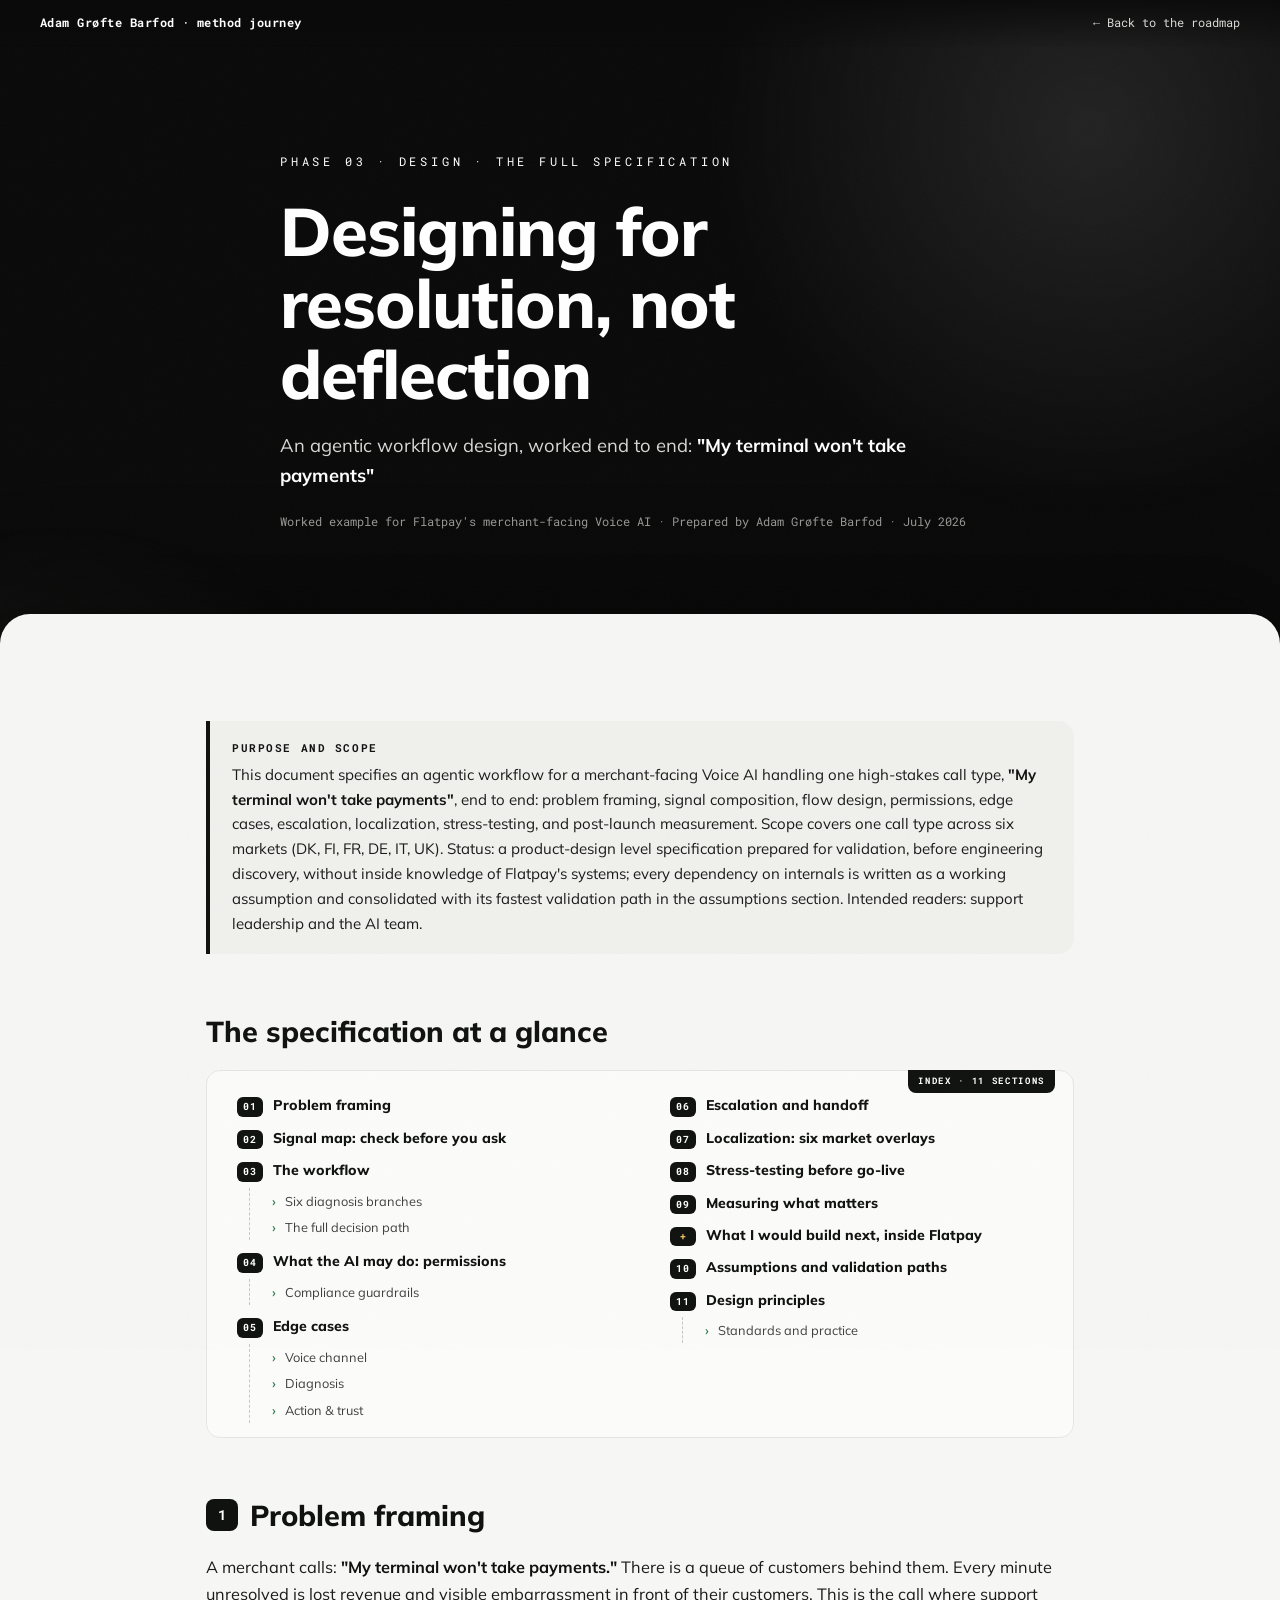
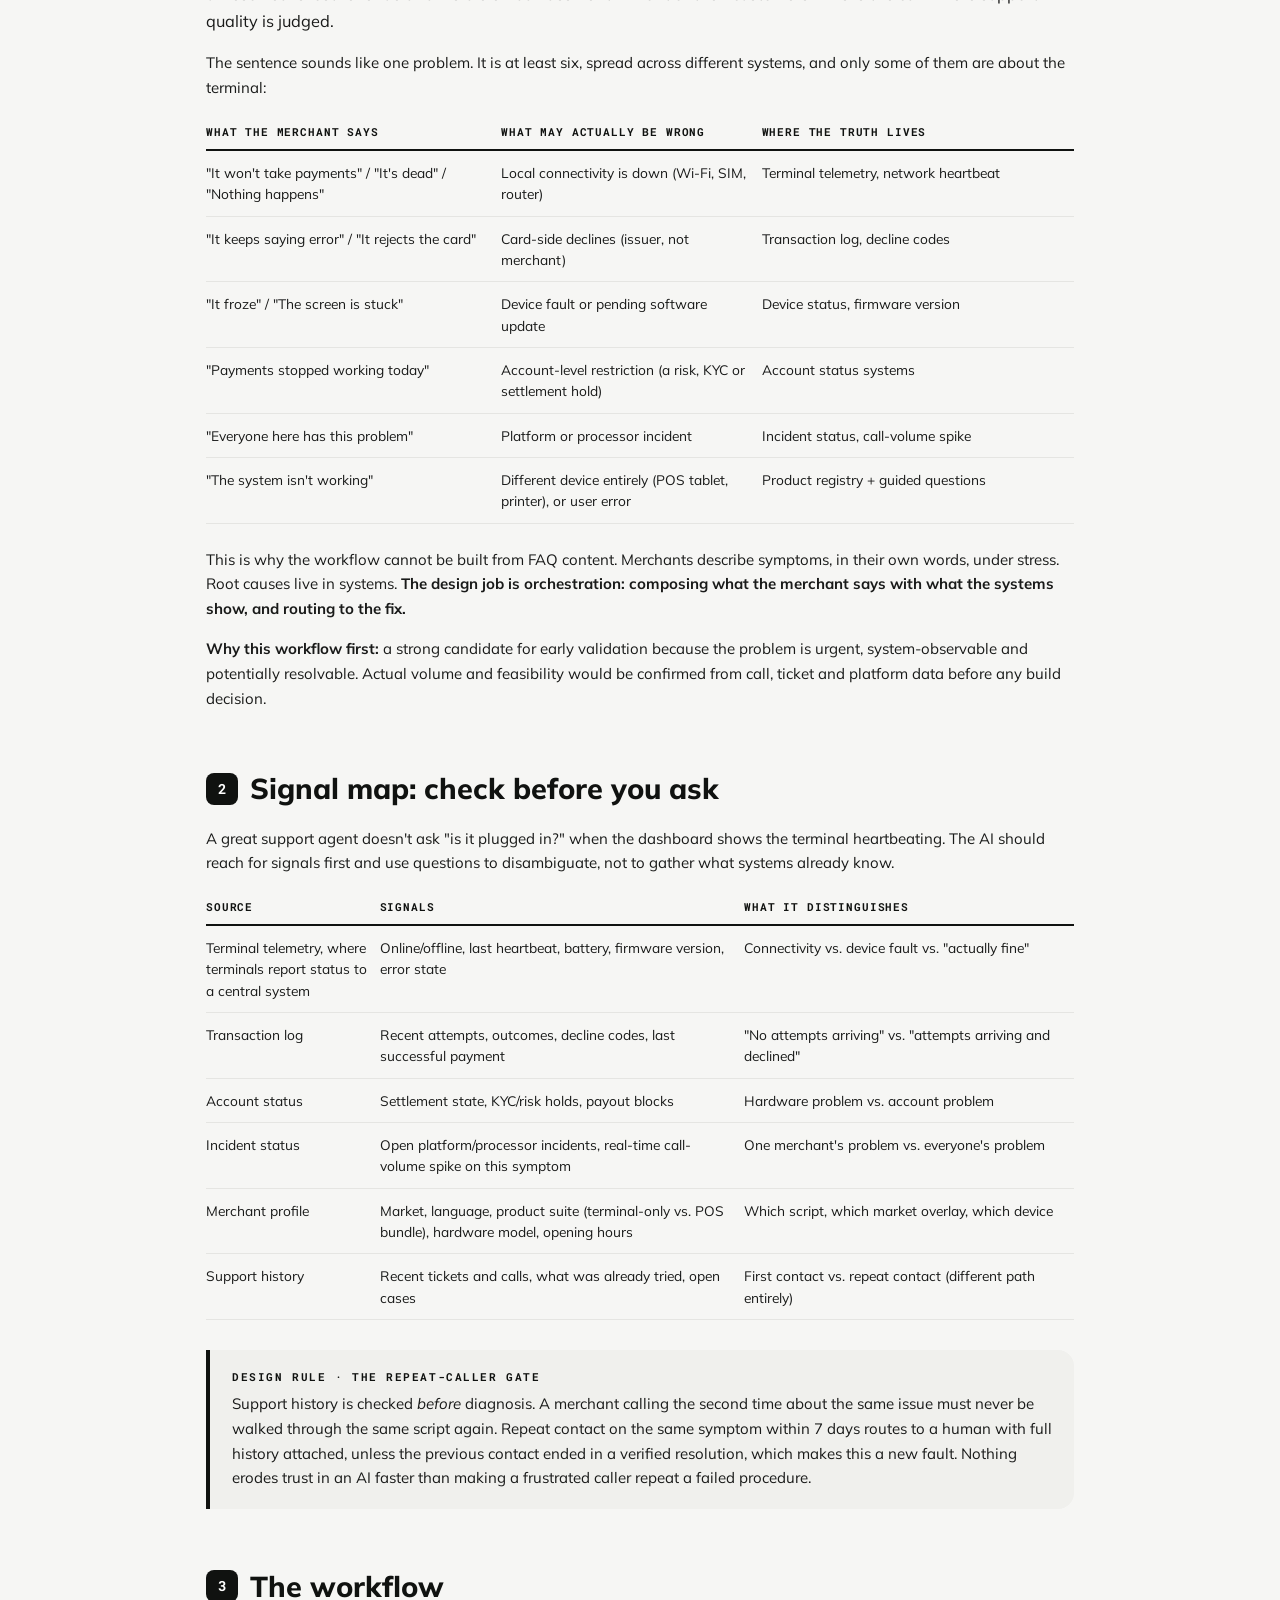
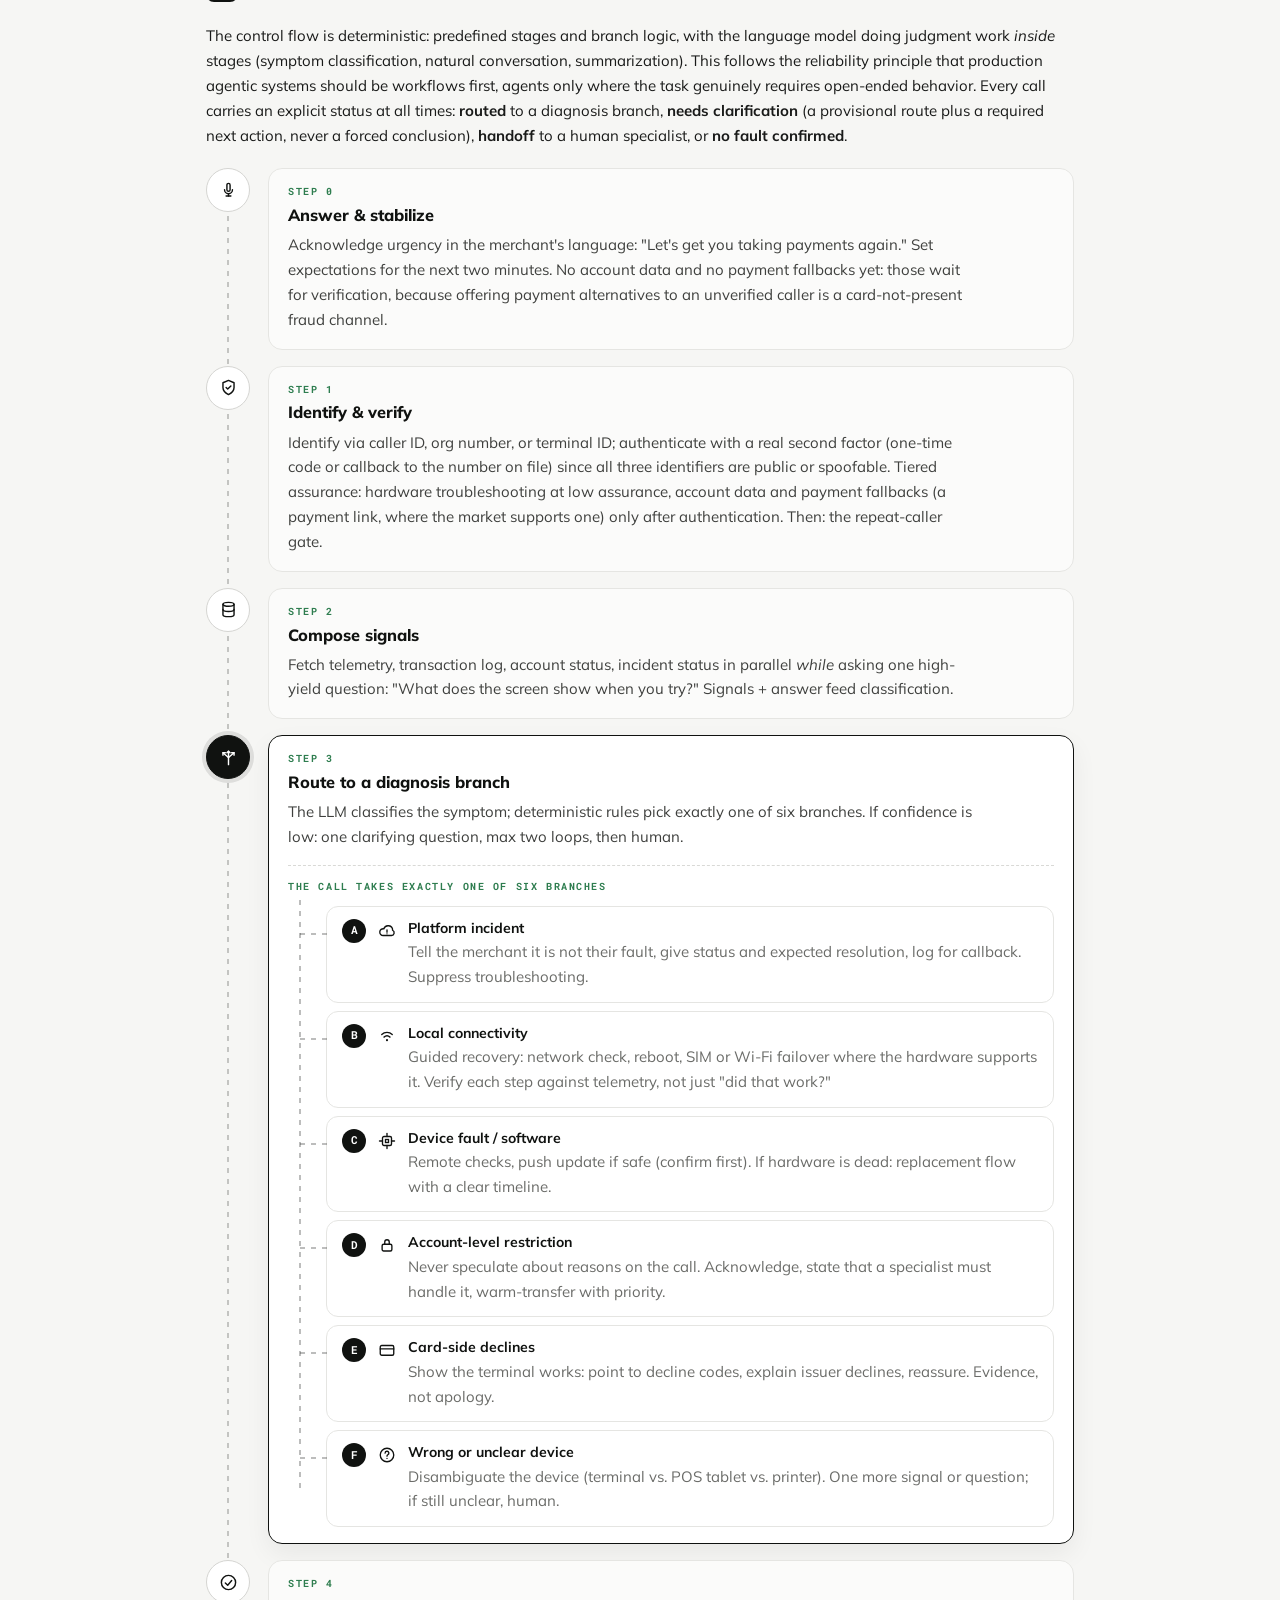
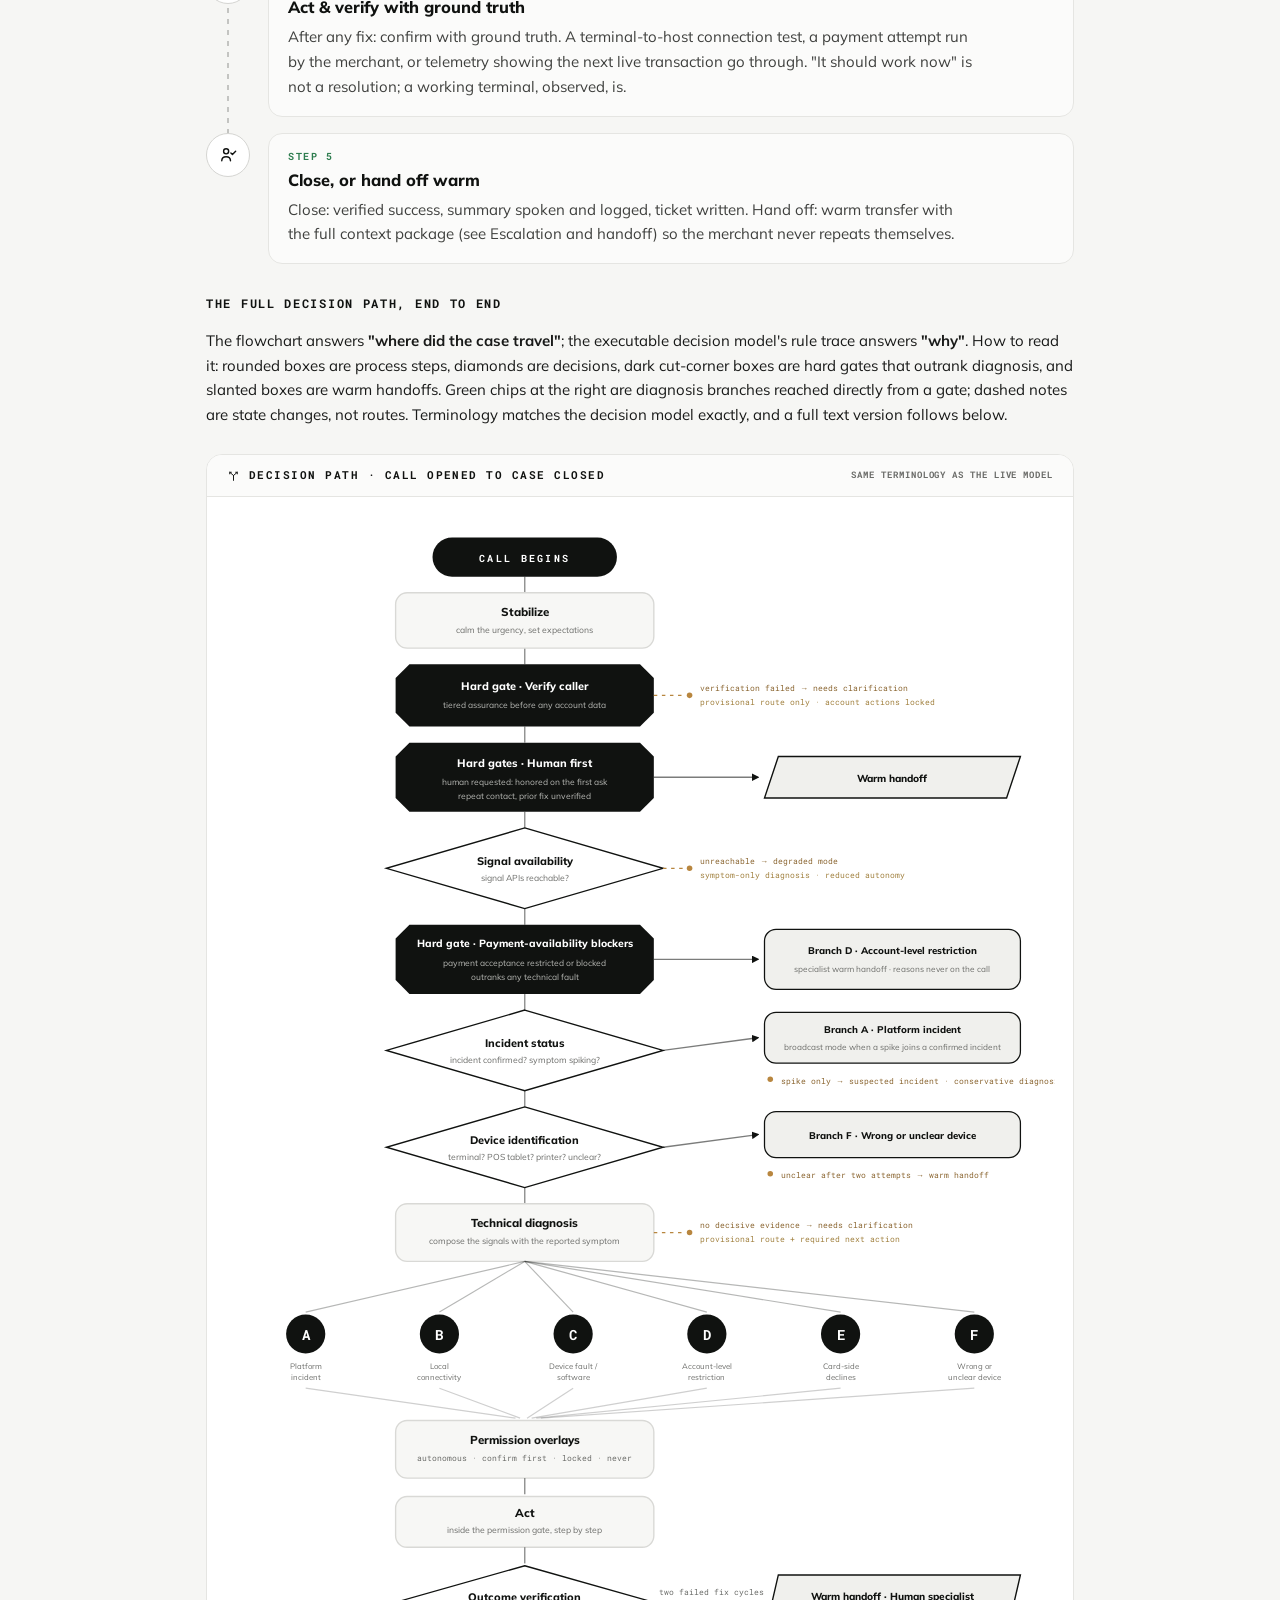
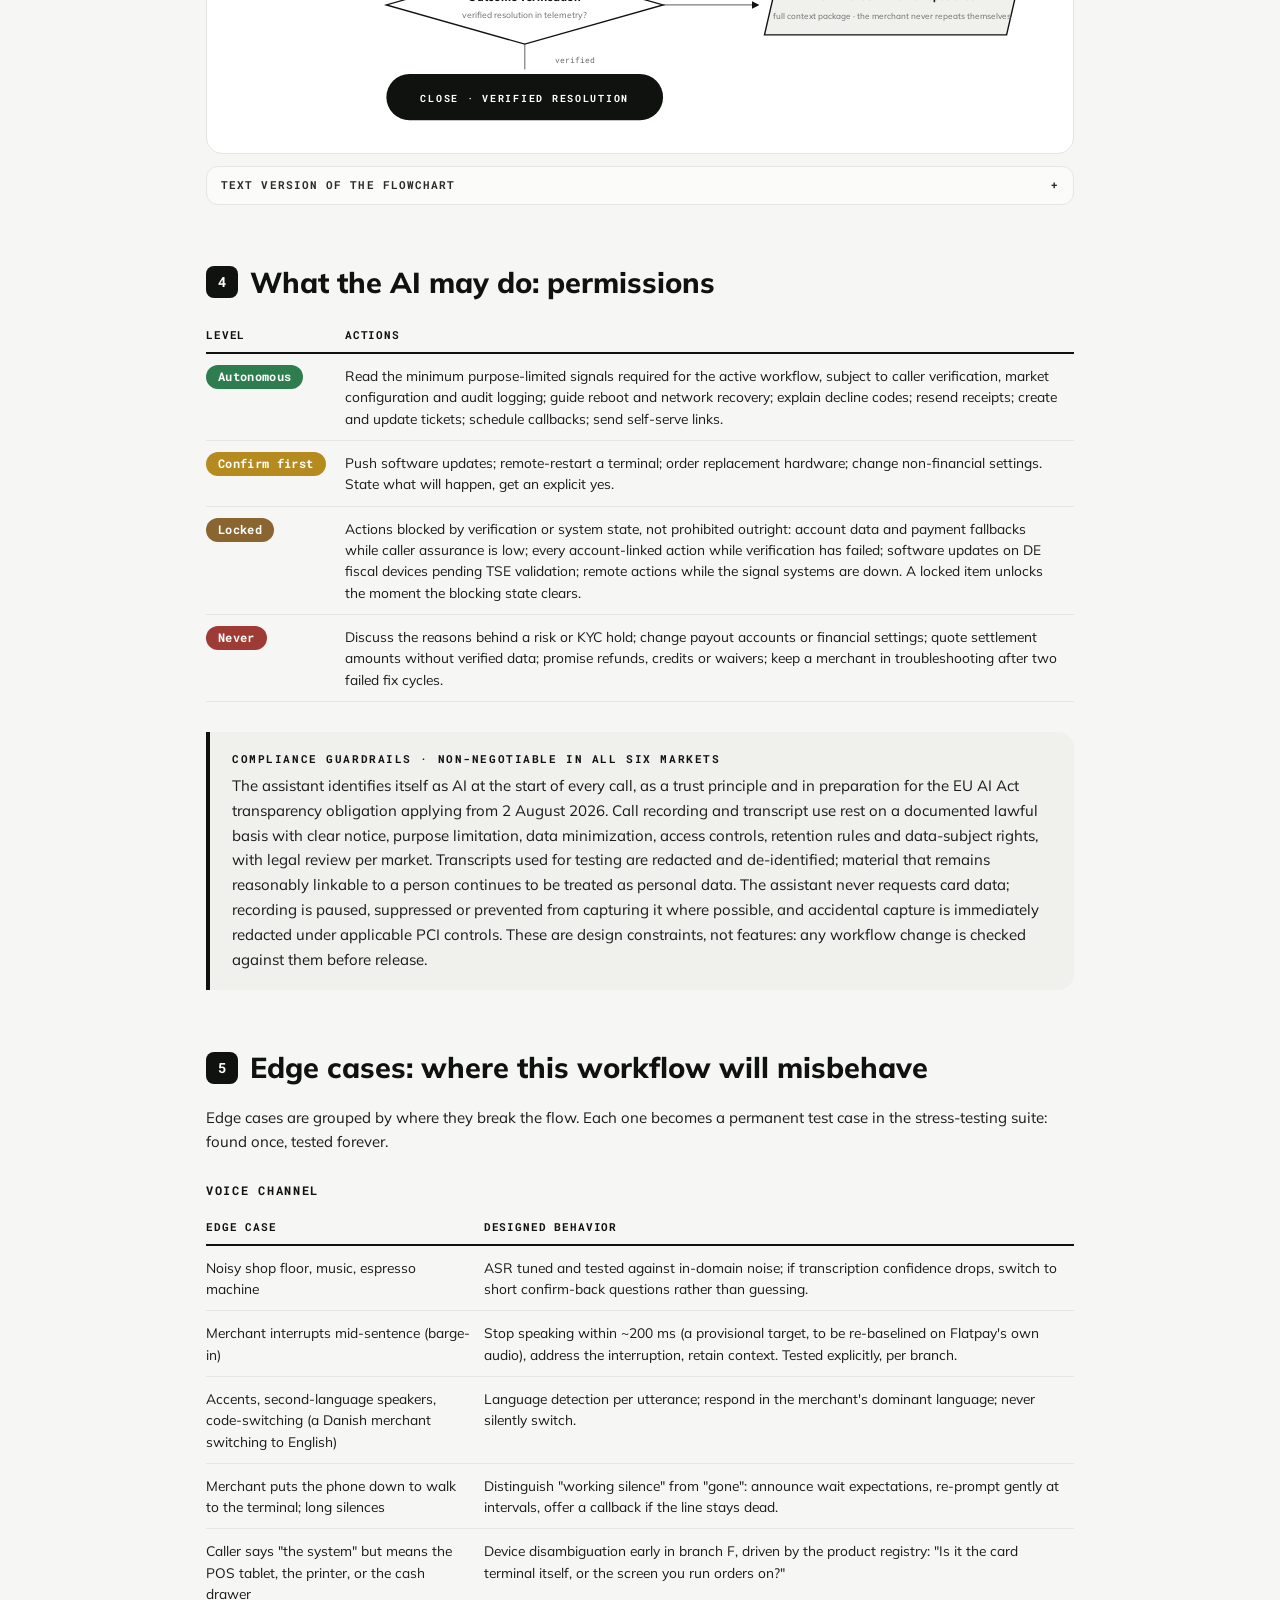
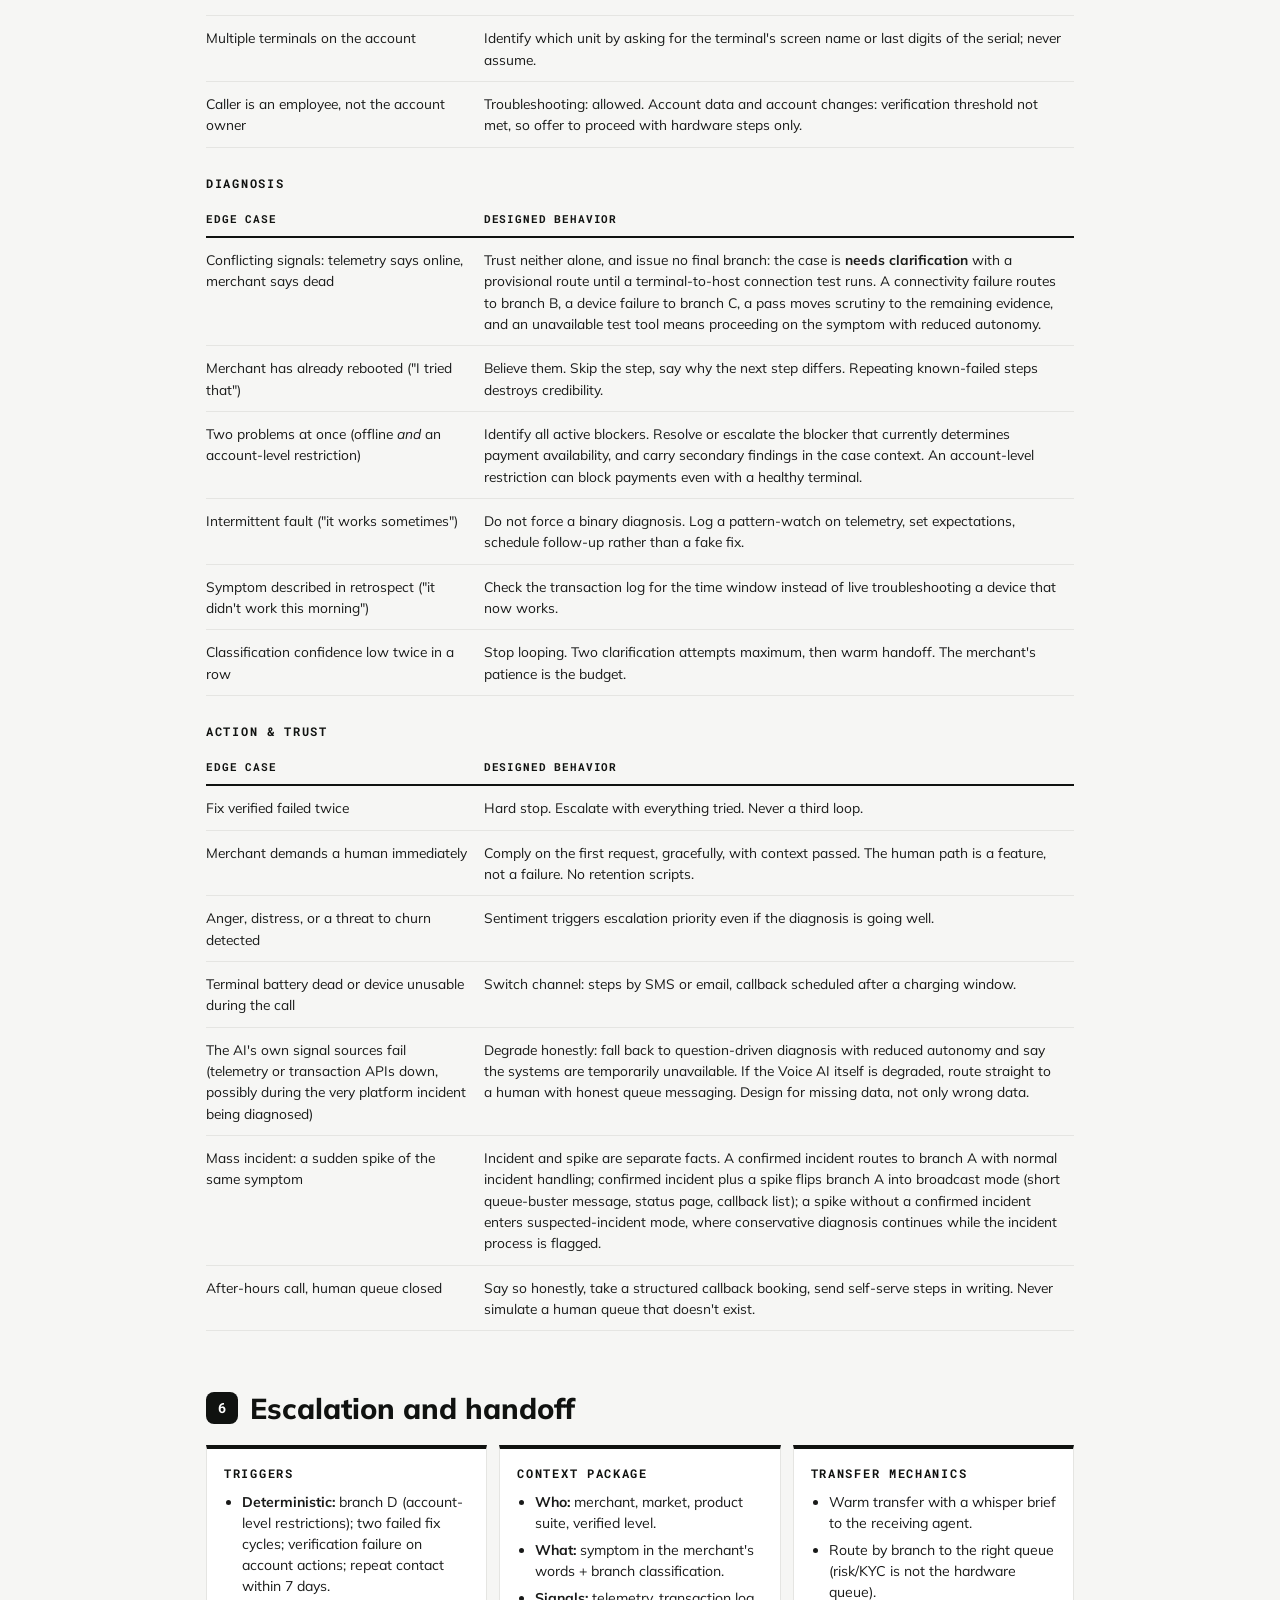
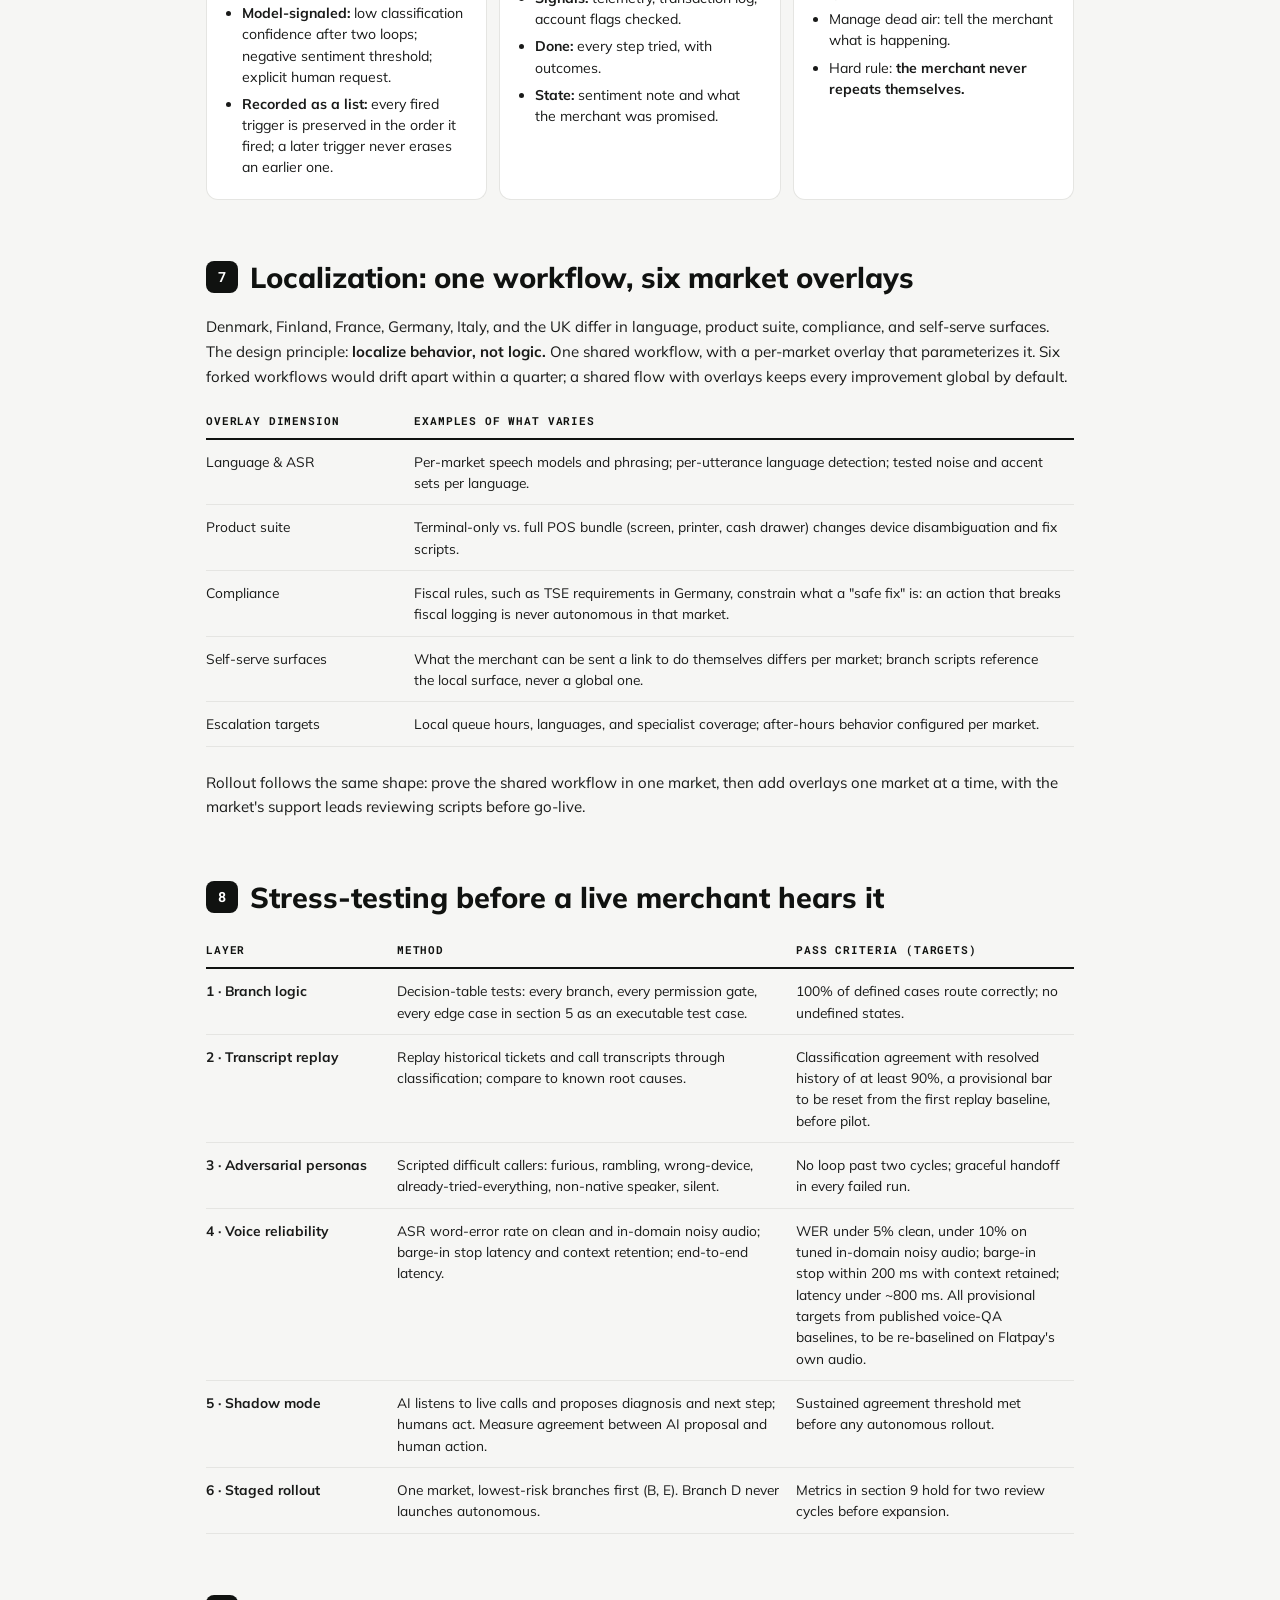
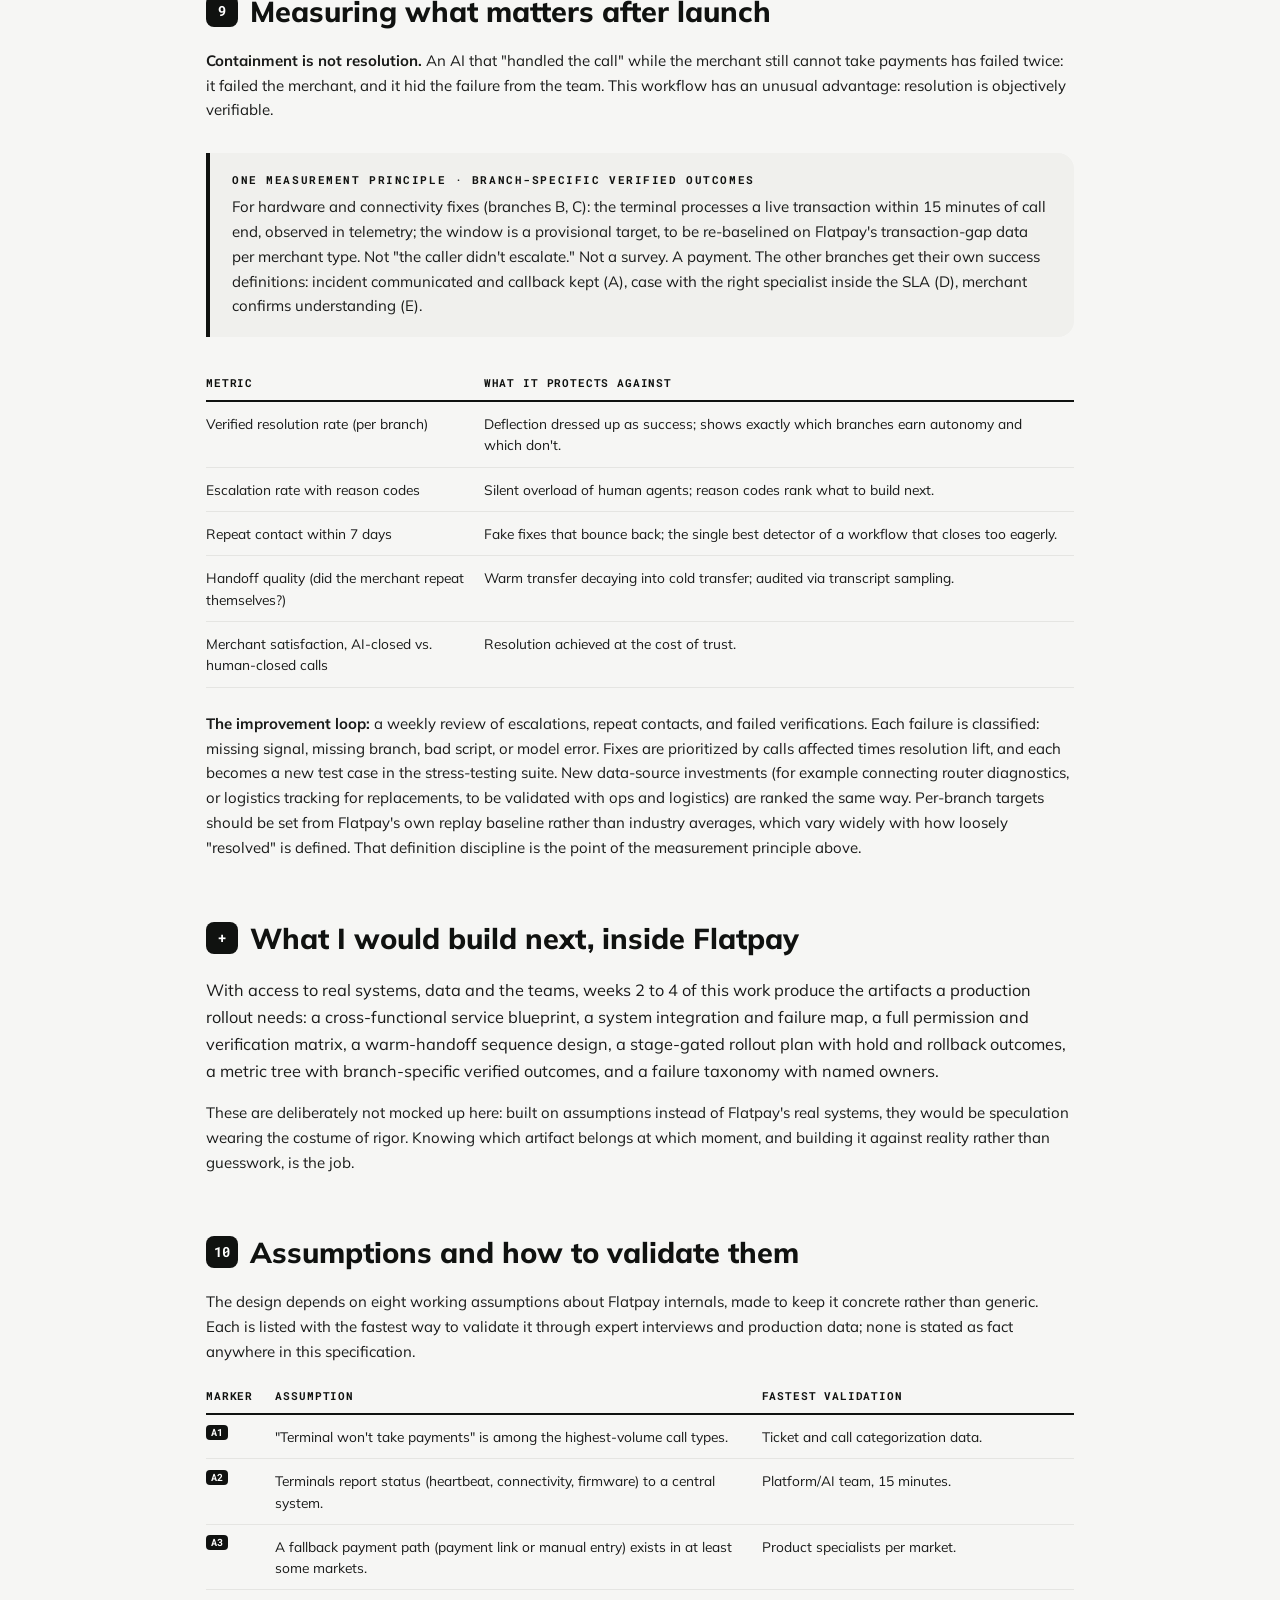
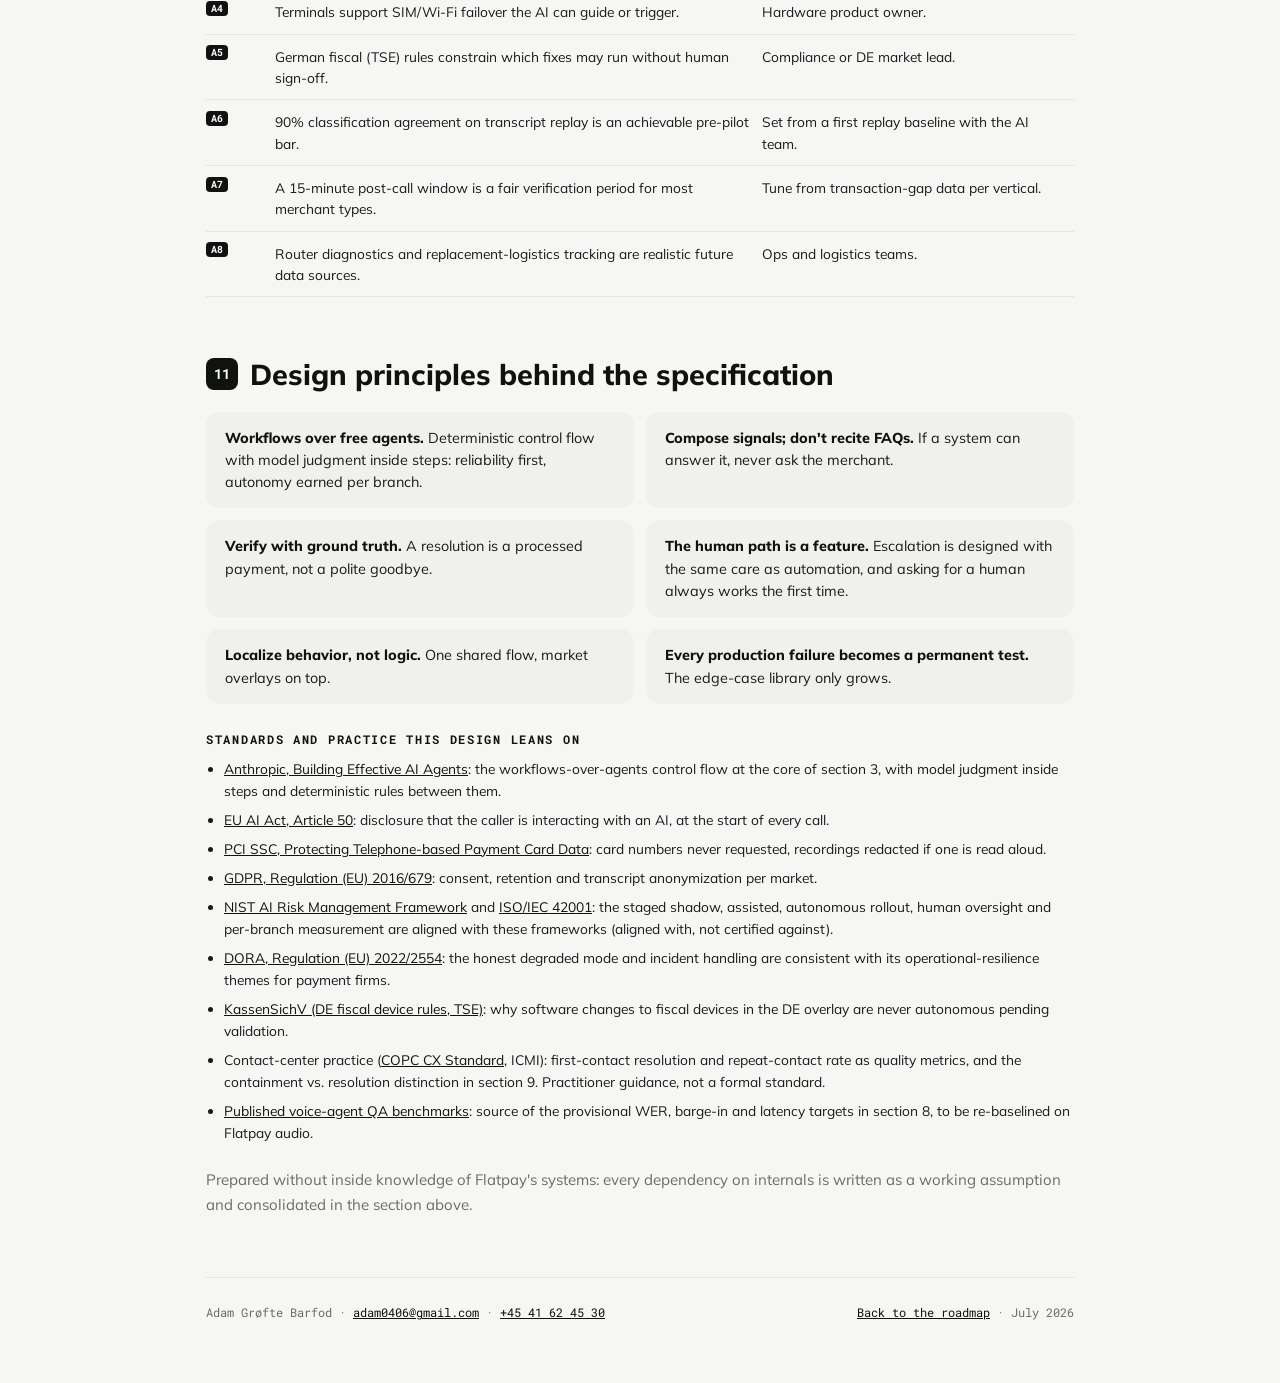
<file: workflow.html>
<!DOCTYPE html>
<html lang="en">
<head>
<meta charset="utf-8">
<meta name="viewport" content="width=device-width, initial-scale=1">
<title>Full workflow specification · Designing for resolution, not deflection</title>
<meta name="description" content="An agentic workflow design for a merchant-facing Voice AI, worked end to end: signal map, six branches, permissions, 20 edge cases, handoff spec, localization, test plan, metrics, assumptions register.">
<link rel="icon" href="data:image/svg+xml,%3Csvg xmlns='http://www.w3.org/2000/svg' viewBox='0 0 24 24'%3E%3Crect width='24' height='24' rx='6' fill='%23101210'/%3E%3Ccircle cx='12' cy='12' r='5' fill='%23ffffff'/%3E%3C/svg%3E">
<link rel="preconnect" href="https://fonts.googleapis.com">
<link rel="preconnect" href="https://fonts.gstatic.com" crossorigin>
<link href="https://fonts.googleapis.com/css2?family=Mulish:wght@400;600;700;800&family=Roboto+Mono:wght@400;500;700&display=swap" rel="stylesheet">
<link rel="stylesheet" href="css/style.css">
</head>
<body class="wf">

<a class="skip-link" href="#content">Skip to main content</a>

<div class="ambient" aria-hidden="true">
  <div class="blob a"></div>
  <div class="blob b"></div>
</div>

<div class="progress" aria-hidden="true"></div>

<header class="topbar">
  <a class="brand" href="index.html">Adam Grøfte Barfod<span> · method journey</span></a>
  <div class="tb-right">
    <a class="tb-contact" href="index.html#phase-3">&#8592; Back to the roadmap</a>
  </div>
</header>

<section class="wf-hero" id="top">
  <div class="container">
    <p class="kicker rv">Phase 03 · Design · the full specification</p>
    <h1 class="rv" style="--d:.08s">Designing for resolution, not deflection</h1>
    <p class="subtitle rv" style="--d:.16s">An agentic workflow design, worked end to end: <span class="quote">"My terminal won't take payments"</span></p>
    <p class="meta rv" style="--d:.22s">Worked example for Flatpay's merchant-facing Voice AI · Prepared by Adam Grøfte Barfod · July 2026</p>
  </div>
</section>

<div class="wf-body">
<main class="container" id="content">

  <div class="why-box">
    <span class="lbl">Purpose and scope</span>
    <p>This document specifies an agentic workflow for a merchant-facing Voice AI handling one high-stakes call type, <span class="quote">"My terminal won't take payments"</span>, end to end: problem framing, signal composition, flow design, permissions, edge cases, escalation, localization, stress-testing, and post-launch measurement. Scope covers one call type across six markets (DK, FI, FR, DE, IT, UK). Status: a product-design level specification prepared for validation, before engineering discovery, without inside knowledge of Flatpay's systems; every dependency on internals is written as a working assumption and consolidated with its fastest validation path in the assumptions section. Intended readers: support leadership and the AI team.</p>
  </div>

  <h2 class="glance">The specification at a glance</h2>
  <nav class="toc" aria-label="Table of contents">
    <span class="toc-label" aria-hidden="true">index · 11 sections</span>
    <ol class="toc-list">
      <li><a href="#s1"><span class="toc-num">01</span><span class="toc-t">Problem framing</span></a></li>
      <li><a href="#s2"><span class="toc-num">02</span><span class="toc-t">Signal map: check before you ask</span></a></li>
      <li>
        <a href="#s3"><span class="toc-num">03</span><span class="toc-t">The workflow</span></a>
        <ol class="toc-sub">
          <li><a href="#s3-branches">Six diagnosis branches</a></li>
          <li><a href="#s3-path">The full decision path</a></li>
        </ol>
      </li>
      <li>
        <a href="#s4"><span class="toc-num">04</span><span class="toc-t">What the AI may do: permissions</span></a>
        <ol class="toc-sub">
          <li><a href="#s4-compliance">Compliance guardrails</a></li>
        </ol>
      </li>
      <li>
        <a href="#s5"><span class="toc-num">05</span><span class="toc-t">Edge cases</span></a>
        <ol class="toc-sub">
          <li><a href="#s5-voice">Voice channel</a></li>
          <li><a href="#s5-diagnosis">Diagnosis</a></li>
          <li><a href="#s5-action">Action &amp; trust</a></li>
        </ol>
      </li>
      <li><a href="#s6"><span class="toc-num">06</span><span class="toc-t">Escalation and handoff</span></a></li>
      <li><a href="#s7"><span class="toc-num">07</span><span class="toc-t">Localization: six market overlays</span></a></li>
      <li><a href="#s8"><span class="toc-num">08</span><span class="toc-t">Stress-testing before go-live</span></a></li>
      <li><a href="#s9"><span class="toc-num">09</span><span class="toc-t">Measuring what matters</span></a></li>
      <li class="toc-plus"><a href="#snext"><span class="toc-num">+</span><span class="toc-t">What I would build next, inside Flatpay</span></a></li>
      <li><a href="#s10"><span class="toc-num">10</span><span class="toc-t">Assumptions and validation paths</span></a></li>
      <li>
        <a href="#s11"><span class="toc-num">11</span><span class="toc-t">Design principles</span></a>
        <ol class="toc-sub">
          <li><a href="#s11-refs">Standards and practice</a></li>
        </ol>
      </li>
    </ol>
  </nav>
  <h2 id="s1"><span class="secnum">1</span>Problem framing</h2>
  <p class="lead">A merchant calls: <span class="quote">"My terminal won't take payments."</span> There is a queue of customers behind them. Every minute unresolved is lost revenue and visible embarrassment in front of their customers. This is the call where support quality is judged.</p>
  <p>The sentence sounds like one problem. It is at least six, spread across different systems, and only some of them are about the terminal:</p>
  <div class="table-scroll">
    <table>
      <caption class="vh">Six readings of one reported symptom</caption>
      <tr><th scope="col" style="width:34%">What the merchant says</th><th scope="col" style="width:30%">What may actually be wrong</th><th scope="col">Where the truth lives</th></tr>
      <tr><td>"It won't take payments" / "It's dead" / "Nothing happens"</td><td>Local connectivity is down (Wi-Fi, SIM, router)</td><td>Terminal telemetry, network heartbeat</td></tr>
      <tr><td>"It keeps saying error" / "It rejects the card"</td><td>Card-side declines (issuer, not merchant)</td><td>Transaction log, decline codes</td></tr>
      <tr><td>"It froze" / "The screen is stuck"</td><td>Device fault or pending software update</td><td>Device status, firmware version</td></tr>
      <tr><td>"Payments stopped working today"</td><td>Account-level restriction (a risk, KYC or settlement hold)</td><td>Account status systems</td></tr>
      <tr><td>"Everyone here has this problem"</td><td>Platform or processor incident</td><td>Incident status, call-volume spike</td></tr>
      <tr><td>"The system isn't working"</td><td>Different device entirely (POS tablet, printer), or user error</td><td>Product registry + guided questions</td></tr>
    </table>
  </div>
  <p>This is why the workflow cannot be built from FAQ content. Merchants describe symptoms, in their own words, under stress. Root causes live in systems. <b>The design job is orchestration: composing what the merchant says with what the systems show, and routing to the fix.</b></p>
  <p><b>Why this workflow first:</b> a strong candidate for early validation because the problem is urgent, system-observable and potentially resolvable. Actual volume and feasibility would be confirmed from call, ticket and platform data before any build decision.</p>

  <h2 id="s2"><span class="secnum">2</span>Signal map: check before you ask</h2>
  <p>A great support agent doesn't ask "is it plugged in?" when the dashboard shows the terminal heartbeating. The AI should reach for signals first and use questions to disambiguate, not to gather what systems already know.</p>
  <div class="table-scroll">
    <table>
      <caption class="vh">Signal sources and what each distinguishes</caption>
      <tr><th scope="col" style="width:20%">Source</th><th scope="col" style="width:42%">Signals</th><th scope="col">What it distinguishes</th></tr>
      <tr><td>Terminal telemetry, where terminals report status to a central system</td><td>Online/offline, last heartbeat, battery, firmware version, error state</td><td>Connectivity vs. device fault vs. "actually fine"</td></tr>
      <tr><td>Transaction log</td><td>Recent attempts, outcomes, decline codes, last successful payment</td><td>"No attempts arriving" vs. "attempts arriving and declined"</td></tr>
      <tr><td>Account status</td><td>Settlement state, KYC/risk holds, payout blocks</td><td>Hardware problem vs. account problem</td></tr>
      <tr><td>Incident status</td><td>Open platform/processor incidents, real-time call-volume spike on this symptom</td><td>One merchant's problem vs. everyone's problem</td></tr>
      <tr><td>Merchant profile</td><td>Market, language, product suite (terminal-only vs. POS bundle), hardware model, opening hours</td><td>Which script, which market overlay, which device</td></tr>
      <tr><td>Support history</td><td>Recent tickets and calls, what was already tried, open cases</td><td>First contact vs. repeat contact (different path entirely)</td></tr>
    </table>
  </div>
  <div class="why-box">
    <span class="lbl">Design rule · the repeat-caller gate</span>
    <p>Support history is checked <i>before</i> diagnosis. A merchant calling the second time about the same issue must never be walked through the same script again. Repeat contact on the same symptom within 7 days routes to a human with full history attached, unless the previous contact ended in a verified resolution, which makes this a new fault. Nothing erodes trust in an AI faster than making a frustrated caller repeat a failed procedure.</p>
  </div>

  <h2 id="s3"><span class="secnum">3</span>The workflow</h2>
  <p>The control flow is deterministic: predefined stages and branch logic, with the language model doing judgment work <i>inside</i> stages (symptom classification, natural conversation, summarization). This follows the reliability principle that production agentic systems should be workflows first, agents only where the task genuinely requires open-ended behavior. Every call carries an explicit status at all times: <b>routed</b> to a diagnosis branch, <b>needs clarification</b> (a provisional route plus a required next action, never a forced conclusion), <b>handoff</b> to a human specialist, or <b>no fault confirmed</b>.</p>

  <div class="wfj">
    <div class="wfj-stage">
      <span class="wfj-node"><svg aria-hidden="true" focusable="false" width="19" height="19" viewBox="0 0 24 24" fill="none" stroke="currentColor" stroke-width="1.8" stroke-linecap="round"><rect x="10" y="3" width="4" height="10" rx="2"/><path d="M7 11a5 5 0 0 0 10 0"/><line x1="12" y1="16" x2="12" y2="19"/><line x1="9" y1="19" x2="15" y2="19"/></svg></span>
      <div class="wfj-body">
        <span class="wfj-k">Step 0</span>
        <b class="wfj-t">Answer &amp; stabilize</b>
        <p class="wfj-p">Acknowledge urgency in the merchant's language: "Let's get you taking payments again." Set expectations for the next two minutes. No account data and no payment fallbacks yet: those wait for verification, because offering payment alternatives to an unverified caller is a card-not-present fraud channel.</p>
      </div>
    </div>
    <div class="wfj-stage">
      <span class="wfj-node"><svg aria-hidden="true" focusable="false" width="19" height="19" viewBox="0 0 24 24" fill="none" stroke="currentColor" stroke-width="1.8" stroke-linecap="round" stroke-linejoin="round"><path d="M12 3l7 3v6c0 4-3 7-7 9-4-2-7-5-7-9V6z"/><polyline points="9 12 11 14 15 10"/></svg></span>
      <div class="wfj-body">
        <span class="wfj-k">Step 1</span>
        <b class="wfj-t">Identify &amp; verify</b>
        <p class="wfj-p">Identify via caller ID, org number, or terminal ID; authenticate with a real second factor (one-time code or callback to the number on file) since all three identifiers are public or spoofable. Tiered assurance: hardware troubleshooting at low assurance, account data and payment fallbacks (a payment link, where the market supports one) only after authentication. Then: the repeat-caller gate.</p>
      </div>
    </div>
    <div class="wfj-stage">
      <span class="wfj-node"><svg aria-hidden="true" focusable="false" width="19" height="19" viewBox="0 0 24 24" fill="none" stroke="currentColor" stroke-width="1.8" stroke-linecap="round"><ellipse cx="12" cy="5.5" rx="7" ry="2.5"/><path d="M5 5.5v13c0 1.4 3.1 2.5 7 2.5s7-1.1 7-2.5v-13"/><path d="M5 12c0 1.4 3.1 2.5 7 2.5s7-1.1 7-2.5"/></svg></span>
      <div class="wfj-body">
        <span class="wfj-k">Step 2</span>
        <b class="wfj-t">Compose signals</b>
        <p class="wfj-p">Fetch telemetry, transaction log, account status, incident status in parallel <i>while</i> asking one high-yield question: "What does the screen show when you try?" Signals + answer feed classification.</p>
      </div>
    </div>
    <div class="wfj-stage wfj-route">
      <span class="wfj-node"><svg aria-hidden="true" focusable="false" width="19" height="19" viewBox="0 0 24 24" fill="none" stroke="currentColor" stroke-width="1.8" stroke-linecap="round" stroke-linejoin="round"><line x1="12" y1="21" x2="12" y2="12"/><line x1="12" y1="12" x2="5" y2="6"/><line x1="12" y1="12" x2="12" y2="4"/><line x1="12" y1="12" x2="19" y2="6"/><polyline points="5 9 5 6 8 6"/><polyline points="10 6 12 4 14 6"/><polyline points="16 6 19 6 19 9"/></svg></span>
      <div class="wfj-body">
        <span class="wfj-k">Step 3</span>
        <b class="wfj-t">Route to a diagnosis branch</b>
        <p class="wfj-p">The LLM classifies the symptom; deterministic rules pick exactly one of six branches. If confidence is low: one clarifying question, max two loops, then human.</p>
        <div class="wfj-fan">
        <span class="wfj-fan-l">The call takes exactly one of six branches</span>
        <div class="wfj-branches" id="s3-branches">
          <div class="wfj-branch">
            <span class="wfj-badge">A</span>
            <span class="wfj-bic"><svg aria-hidden="true" focusable="false" width="18" height="18" viewBox="0 0 24 24" fill="none" stroke="currentColor" stroke-width="1.8" stroke-linecap="round"><path d="M7 18a4.5 4.5 0 1 1 .8-8.9A6 6 0 0 1 19.5 11 3.7 3.7 0 0 1 18 18H7z"/><line x1="12" y1="10.5" x2="12" y2="13.5"/><circle cx="12" cy="15.8" r="0.9" fill="currentColor" stroke="none"/></svg></span>
            <div><b>Platform incident</b><p>Tell the merchant it is not their fault, give status and expected resolution, log for callback. Suppress troubleshooting.</p></div>
          </div>
          <div class="wfj-branch">
            <span class="wfj-badge">B</span>
            <span class="wfj-bic"><svg aria-hidden="true" focusable="false" width="18" height="18" viewBox="0 0 24 24" fill="none" stroke="currentColor" stroke-width="1.8" stroke-linecap="round"><path d="M5 10a10 10 0 0 1 14 0"/><path d="M8 13.5a6 6 0 0 1 8 0"/><circle cx="12" cy="17.5" r="1.4" fill="currentColor" stroke="none"/></svg></span>
            <div><b>Local connectivity</b><p>Guided recovery: network check, reboot, SIM or Wi-Fi failover where the hardware supports it. Verify each step against telemetry, not just "did that work?"</p></div>
          </div>
          <div class="wfj-branch">
            <span class="wfj-badge">C</span>
            <span class="wfj-bic"><svg aria-hidden="true" focusable="false" width="18" height="18" viewBox="0 0 24 24" fill="none" stroke="currentColor" stroke-width="1.8" stroke-linecap="round"><rect x="6" y="6" width="12" height="12" rx="2"/><rect x="10" y="10" width="4" height="4"/><line x1="12" y1="2" x2="12" y2="6"/><line x1="12" y1="18" x2="12" y2="22"/><line x1="2" y1="12" x2="6" y2="12"/><line x1="18" y1="12" x2="22" y2="12"/></svg></span>
            <div><b>Device fault / software</b><p>Remote checks, push update if safe (confirm first). If hardware is dead: replacement flow with a clear timeline.</p></div>
          </div>
          <div class="wfj-branch">
            <span class="wfj-badge">D</span>
            <span class="wfj-bic"><svg aria-hidden="true" focusable="false" width="18" height="18" viewBox="0 0 24 24" fill="none" stroke="currentColor" stroke-width="1.8" stroke-linecap="round"><rect x="5.5" y="11" width="13" height="9" rx="2"/><path d="M9 11V8a3 3 0 0 1 6 0v3"/></svg></span>
            <div><b>Account-level restriction</b><p>Never speculate about reasons on the call. Acknowledge, state that a specialist must handle it, warm-transfer with priority.</p></div>
          </div>
          <div class="wfj-branch">
            <span class="wfj-badge">E</span>
            <span class="wfj-bic"><svg aria-hidden="true" focusable="false" width="18" height="18" viewBox="0 0 24 24" fill="none" stroke="currentColor" stroke-width="1.8" stroke-linecap="round"><rect x="3" y="6" width="18" height="13" rx="2"/><line x1="3" y1="10.5" x2="21" y2="10.5"/></svg></span>
            <div><b>Card-side declines</b><p>Show the terminal works: point to decline codes, explain issuer declines, reassure. Evidence, not apology.</p></div>
          </div>
          <div class="wfj-branch">
            <span class="wfj-badge">F</span>
            <span class="wfj-bic"><svg aria-hidden="true" focusable="false" width="18" height="18" viewBox="0 0 24 24" fill="none" stroke="currentColor" stroke-width="1.8" stroke-linecap="round"><circle cx="12" cy="12" r="9"/><path d="M9.5 9.5a2.5 2.5 0 1 1 3.4 2.3c-.8.3-.9 1-.9 1.7"/><circle cx="12" cy="16.5" r="0.9" fill="currentColor" stroke="none"/></svg></span>
            <div><b>Wrong or unclear device</b><p>Disambiguate the device (terminal vs. POS tablet vs. printer). One more signal or question; if still unclear, human.</p></div>
          </div>
        </div>
        </div>
      </div>
    </div>
    <div class="wfj-stage">
      <span class="wfj-node"><svg aria-hidden="true" focusable="false" width="19" height="19" viewBox="0 0 24 24" fill="none" stroke="currentColor" stroke-width="1.8" stroke-linecap="round" stroke-linejoin="round"><circle cx="12" cy="12" r="9"/><polyline points="8 12.5 11 15.5 16 9.5"/></svg></span>
      <div class="wfj-body">
        <span class="wfj-k">Step 4</span>
        <b class="wfj-t">Act &amp; verify with ground truth</b>
        <p class="wfj-p">After any fix: confirm with ground truth. A terminal-to-host connection test, a payment attempt run by the merchant, or telemetry showing the next live transaction go through. "It should work now" is not a resolution; a working terminal, observed, is.</p>
      </div>
    </div>
    <div class="wfj-stage">
      <span class="wfj-node"><svg aria-hidden="true" focusable="false" width="19" height="19" viewBox="0 0 24 24" fill="none" stroke="currentColor" stroke-width="1.8" stroke-linecap="round" stroke-linejoin="round"><circle cx="9" cy="8" r="3.2"/><path d="M3.5 20c0-3.3 2.4-5.2 5.5-5.2s5.5 1.9 5.5 5.2"/><polyline points="15 10 17 12 21 8"/></svg></span>
      <div class="wfj-body">
        <span class="wfj-k">Step 5</span>
        <b class="wfj-t">Close, or hand off warm</b>
        <p class="wfj-p">Close: verified success, summary spoken and logged, ticket written. Hand off: warm transfer with the full context package (see Escalation and handoff) so the merchant never repeats themselves.</p>
      </div>
    </div>
  </div>

  <h3 id="s3-path">The full decision path, end to end</h3>
  <p>The flowchart answers <b>"where did the case travel"</b>; the executable decision model's rule trace answers <b>"why"</b>. How to read it: rounded boxes are process steps, diamonds are decisions, dark cut-corner boxes are hard gates that outrank diagnosis, and slanted boxes are warm handoffs. Green chips at the right are diagnosis branches reached directly from a gate; dashed notes are state changes, not routes. Terminology matches the decision model exactly, and a full text version follows below.</p>
  <div class="fc-panel">
    <div class="fc-head">
      <svg aria-hidden="true" focusable="false" width="13" height="13" viewBox="0 0 24 24" fill="none" stroke="currentColor" stroke-width="1.8" stroke-linecap="round" stroke-linejoin="round"><line x1="12" y1="21" x2="12" y2="12"/><line x1="12" y1="12" x2="5" y2="6"/><line x1="12" y1="12" x2="19" y2="6"/><polyline points="5 9 5 6 8 6"/><polyline points="16 6 19 6 19 9"/></svg>
      Decision path · call opened to case closed
      <span>same terminology as the live model</span>
    </div>
    <div class="fc-body">
      <svg viewBox="0 0 720 1060" role="img" aria-label="Flowchart of the full decision path from call begins to close or warm handoff; a full text version follows below" xmlns="http://www.w3.org/2000/svg">
        <defs>
          <marker id="fcxA" viewBox="0 0 10 10" refX="7.5" refY="5" markerWidth="5.5" markerHeight="5.5" orient="auto-start-reverse"><path d="M0 0L10 5L0 10z" fill="#101210"/></marker>
        </defs>

        <!-- trunk segments (drawn first, nodes paint on top) -->
        <g stroke="rgba(16,18,16,0.45)" stroke-width="1.3" fill="none">
          <line x1="260" y1="50" x2="260" y2="64"/>
          <line x1="260" y1="112" x2="260" y2="126"/>
          <line x1="260" y1="180" x2="260" y2="194"/>
          <line x1="260" y1="254" x2="260" y2="268"/>
          <line x1="260" y1="338" x2="260" y2="352"/>
          <line x1="260" y1="412" x2="260" y2="426"/>
          <line x1="260" y1="496" x2="260" y2="510"/>
          <line x1="260" y1="580" x2="260" y2="594"/>
          <line x1="260" y1="976" x2="260" y2="998"/>
        </g>

        <!-- call begins -->
        <rect x="180" y="16" width="160" height="34" rx="17" fill="#101210"/>
        <text x="260" y="37" text-anchor="middle" font-family="Roboto Mono" font-size="9" font-weight="700" letter-spacing="2" fill="#ffffff">CALL BEGINS</text>

        <!-- stabilize -->
        <rect x="148" y="64" width="224" height="48" rx="10" fill="#f7f7f5" stroke="#d9d9d6" stroke-width="1.2"/>
        <text x="260" y="84" text-anchor="middle" font-family="Mulish" font-size="10" font-weight="800" fill="#101210">Stabilize</text>
        <text x="260" y="99" text-anchor="middle" font-family="Mulish" font-size="7.5" fill="#6b6c69">calm the urgency, set expectations</text>

        <!-- verify caller (hard gate) -->
        <polygon points="160,126 360,126 372,138 372,168 360,180 160,180 148,168 148,138" fill="#101210"/>
        <text x="260" y="148" text-anchor="middle" font-family="Mulish" font-size="9.5" font-weight="800" fill="#ffffff">Hard gate · Verify caller</text>
        <text x="260" y="164" text-anchor="middle" font-family="Mulish" font-size="7.4" fill="#b9bab6">tiered assurance before any account data</text>
        <line x1="372" y1="153" x2="398" y2="153" stroke="#b8863f" stroke-width="1.1" stroke-dasharray="3 4"/>
        <circle cx="403" cy="153" r="2.4" fill="#b8863f"/>
        <text x="412" y="149" font-family="Roboto Mono" font-size="7" fill="#8a6530">verification failed &#8594; needs clarification</text>
        <text x="412" y="161" font-family="Roboto Mono" font-size="7" fill="#a1803f">provisional route only · account actions locked</text>

        <!-- human gates -->
        <polygon points="160,194 360,194 372,206 372,242 360,254 160,254 148,242 148,206" fill="#101210"/>
        <text x="260" y="215" text-anchor="middle" font-family="Mulish" font-size="9.5" font-weight="800" fill="#ffffff">Hard gates · Human first</text>
        <text x="260" y="231" text-anchor="middle" font-family="Mulish" font-size="7.4" fill="#b9bab6">human requested: honored on the first ask</text>
        <text x="260" y="243" text-anchor="middle" font-family="Mulish" font-size="7.4" fill="#b9bab6">repeat contact, prior fix unverified</text>
        <line x1="372" y1="224" x2="462" y2="224" stroke="rgba(16,18,16,0.55)" stroke-width="1.2" marker-end="url(#fcxA)"/>
        <polygon points="480,206 690,206 678,242 468,242" fill="#f0f0ed" stroke="#101210" stroke-width="1.2"/>
        <text x="579" y="228" text-anchor="middle" font-family="Mulish" font-size="8.8" font-weight="800" fill="#101210">Warm handoff</text>

        <!-- signal availability -->
        <polygon points="260,268 380,303 260,338 140,303" fill="#ffffff" stroke="#101210" stroke-width="1.2"/>
        <text x="260" y="300" text-anchor="middle" font-family="Mulish" font-size="9.5" font-weight="800" fill="#101210">Signal availability</text>
        <text x="260" y="314" text-anchor="middle" font-family="Mulish" font-size="7.5" fill="#6b6c69">signal APIs reachable?</text>
        <line x1="380" y1="303" x2="398" y2="303" stroke="#b8863f" stroke-width="1.1" stroke-dasharray="3 4"/>
        <circle cx="403" cy="303" r="2.4" fill="#b8863f"/>
        <text x="412" y="299" font-family="Roboto Mono" font-size="7" fill="#8a6530">unreachable &#8594; degraded mode</text>
        <text x="412" y="311" font-family="Roboto Mono" font-size="7" fill="#a1803f">symptom-only diagnosis · reduced autonomy</text>

        <!-- payment-availability blockers -->
        <polygon points="160,352 360,352 372,364 372,400 360,412 160,412 148,400 148,364" fill="#101210"/>
        <text x="260" y="371" text-anchor="middle" font-family="Mulish" font-size="9" font-weight="800" fill="#ffffff">Hard gate · Payment-availability blockers</text>
        <text x="260" y="388" text-anchor="middle" font-family="Mulish" font-size="7.4" fill="#b9bab6">payment acceptance restricted or blocked</text>
        <text x="260" y="400" text-anchor="middle" font-family="Mulish" font-size="7.4" fill="#b9bab6">outranks any technical fault</text>
        <line x1="372" y1="382" x2="462" y2="382" stroke="rgba(16,18,16,0.55)" stroke-width="1.2" marker-end="url(#fcxA)"/>
        <rect x="468" y="356" width="222" height="52" rx="10" fill="#f0f0ed" stroke="#101210" stroke-width="1.1"/>
        <text x="579" y="377" text-anchor="middle" font-family="Mulish" font-size="8.4" font-weight="800" fill="#101210">Branch D · Account-level restriction</text>
        <text x="579" y="393" text-anchor="middle" font-family="Mulish" font-size="7.2" fill="#6b6c69">specialist warm handoff · reasons never on the call</text>

        <!-- incident status -->
        <polygon points="260,426 380,461 260,496 140,461" fill="#ffffff" stroke="#101210" stroke-width="1.2"/>
        <text x="260" y="458" text-anchor="middle" font-family="Mulish" font-size="9.5" font-weight="800" fill="#101210">Incident status</text>
        <text x="260" y="472" text-anchor="middle" font-family="Mulish" font-size="7.5" fill="#6b6c69">incident confirmed? symptom spiking?</text>
        <line x1="380" y1="461" x2="462" y2="450" stroke="rgba(16,18,16,0.55)" stroke-width="1.2" marker-end="url(#fcxA)"/>
        <rect x="468" y="428" width="222" height="44" rx="10" fill="#f0f0ed" stroke="#101210" stroke-width="1.1"/>
        <text x="579" y="446" text-anchor="middle" font-family="Mulish" font-size="8.4" font-weight="800" fill="#101210">Branch A · Platform incident</text>
        <text x="579" y="461" text-anchor="middle" font-family="Mulish" font-size="7.2" fill="#6b6c69">broadcast mode when a spike joins a confirmed incident</text>
        <circle cx="473" cy="486" r="2.4" fill="#b8863f"/>
        <text x="482" y="490" font-family="Roboto Mono" font-size="7" fill="#8a6530">spike only &#8594; suspected incident · conservative diagnosis</text>

        <!-- device identification -->
        <polygon points="260,510 380,545 260,580 140,545" fill="#ffffff" stroke="#101210" stroke-width="1.2"/>
        <text x="260" y="542" text-anchor="middle" font-family="Mulish" font-size="9.5" font-weight="800" fill="#101210">Device identification</text>
        <text x="260" y="556" text-anchor="middle" font-family="Mulish" font-size="7.5" fill="#6b6c69">terminal? POS tablet? printer? unclear?</text>
        <line x1="380" y1="545" x2="462" y2="534" stroke="rgba(16,18,16,0.55)" stroke-width="1.2" marker-end="url(#fcxA)"/>
        <rect x="468" y="514" width="222" height="40" rx="10" fill="#f0f0ed" stroke="#101210" stroke-width="1.1"/>
        <text x="579" y="538" text-anchor="middle" font-family="Mulish" font-size="8.4" font-weight="800" fill="#101210">Branch F · Wrong or unclear device</text>
        <circle cx="473" cy="568" r="2.4" fill="#b8863f"/>
        <text x="482" y="572" font-family="Roboto Mono" font-size="7" fill="#8a6530">unclear after two attempts &#8594; warm handoff</text>

        <!-- technical diagnosis -->
        <rect x="148" y="594" width="224" height="50" rx="10" fill="#f7f7f5" stroke="#d9d9d6" stroke-width="1.2"/>
        <text x="260" y="614" text-anchor="middle" font-family="Mulish" font-size="10" font-weight="800" fill="#101210">Technical diagnosis</text>
        <text x="260" y="629" text-anchor="middle" font-family="Mulish" font-size="7.5" fill="#6b6c69">compose the signals with the reported symptom</text>
        <line x1="372" y1="619" x2="398" y2="619" stroke="#b8863f" stroke-width="1.1" stroke-dasharray="3 4"/>
        <circle cx="403" cy="619" r="2.4" fill="#b8863f"/>
        <text x="412" y="615" font-family="Roboto Mono" font-size="7" fill="#8a6530">no decisive evidence &#8594; needs clarification</text>
        <text x="412" y="627" font-family="Roboto Mono" font-size="7" fill="#a1803f">provisional route + required next action</text>

        <!-- branch fan -->
        <g stroke="rgba(16,18,16,0.3)" stroke-width="1" fill="none">
          <line x1="260" y1="644" x2="70" y2="688"/>
          <line x1="260" y1="644" x2="186" y2="688"/>
          <line x1="260" y1="644" x2="302" y2="688"/>
          <line x1="260" y1="644" x2="418" y2="688"/>
          <line x1="260" y1="644" x2="534" y2="688"/>
          <line x1="260" y1="644" x2="650" y2="688"/>
        </g>
        <g>
          <circle cx="70" cy="707" r="17" fill="#101210"/>
          <text x="70" y="712" text-anchor="middle" font-family="Roboto Mono" font-size="12" font-weight="700" fill="#ffffff">A</text>
          <text x="70" y="737" text-anchor="middle" font-family="Mulish" font-size="6.8" fill="#6b6c69">Platform</text>
          <text x="70" y="747" text-anchor="middle" font-family="Mulish" font-size="6.8" fill="#6b6c69">incident</text>
          <circle cx="186" cy="707" r="17" fill="#101210"/>
          <text x="186" y="712" text-anchor="middle" font-family="Roboto Mono" font-size="12" font-weight="700" fill="#ffffff">B</text>
          <text x="186" y="737" text-anchor="middle" font-family="Mulish" font-size="6.8" fill="#6b6c69">Local</text>
          <text x="186" y="747" text-anchor="middle" font-family="Mulish" font-size="6.8" fill="#6b6c69">connectivity</text>
          <circle cx="302" cy="707" r="17" fill="#101210"/>
          <text x="302" y="712" text-anchor="middle" font-family="Roboto Mono" font-size="12" font-weight="700" fill="#ffffff">C</text>
          <text x="302" y="737" text-anchor="middle" font-family="Mulish" font-size="6.8" fill="#6b6c69">Device fault /</text>
          <text x="302" y="747" text-anchor="middle" font-family="Mulish" font-size="6.8" fill="#6b6c69">software</text>
          <circle cx="418" cy="707" r="17" fill="#101210"/>
          <text x="418" y="712" text-anchor="middle" font-family="Roboto Mono" font-size="12" font-weight="700" fill="#ffffff">D</text>
          <text x="418" y="737" text-anchor="middle" font-family="Mulish" font-size="6.8" fill="#6b6c69">Account-level</text>
          <text x="418" y="747" text-anchor="middle" font-family="Mulish" font-size="6.8" fill="#6b6c69">restriction</text>
          <circle cx="534" cy="707" r="17" fill="#101210"/>
          <text x="534" y="712" text-anchor="middle" font-family="Roboto Mono" font-size="12" font-weight="700" fill="#ffffff">E</text>
          <text x="534" y="737" text-anchor="middle" font-family="Mulish" font-size="6.8" fill="#6b6c69">Card-side</text>
          <text x="534" y="747" text-anchor="middle" font-family="Mulish" font-size="6.8" fill="#6b6c69">declines</text>
          <circle cx="650" cy="707" r="17" fill="#101210"/>
          <text x="650" y="712" text-anchor="middle" font-family="Roboto Mono" font-size="12" font-weight="700" fill="#ffffff">F</text>
          <text x="650" y="737" text-anchor="middle" font-family="Mulish" font-size="6.8" fill="#6b6c69">Wrong or</text>
          <text x="650" y="747" text-anchor="middle" font-family="Mulish" font-size="6.8" fill="#6b6c69">unclear device</text>
        </g>
        <g stroke="rgba(16,18,16,0.2)" stroke-width="1" fill="none">
          <line x1="70" y1="754" x2="252" y2="780"/>
          <line x1="186" y1="754" x2="256" y2="780"/>
          <line x1="302" y1="754" x2="262" y2="780"/>
          <line x1="418" y1="754" x2="266" y2="780"/>
          <line x1="534" y1="754" x2="270" y2="780"/>
          <line x1="650" y1="754" x2="274" y2="780"/>
        </g>

        <!-- permission overlays -->
        <rect x="148" y="782" width="224" height="50" rx="10" fill="#f7f7f5" stroke="#d9d9d6" stroke-width="1.2"/>
        <text x="260" y="802" text-anchor="middle" font-family="Mulish" font-size="10" font-weight="800" fill="#101210">Permission overlays</text>
        <text x="260" y="817" text-anchor="middle" font-family="Roboto Mono" font-size="7" fill="#6b6c69">autonomous · confirm first · locked · never</text>
        <line x1="260" y1="832" x2="260" y2="846" stroke="rgba(16,18,16,0.45)" stroke-width="1.3"/>

        <!-- act -->
        <rect x="148" y="848" width="224" height="44" rx="10" fill="#f7f7f5" stroke="#d9d9d6" stroke-width="1.2"/>
        <text x="260" y="866" text-anchor="middle" font-family="Mulish" font-size="10" font-weight="800" fill="#101210">Act</text>
        <text x="260" y="880" text-anchor="middle" font-family="Mulish" font-size="7.5" fill="#6b6c69">inside the permission gate, step by step</text>
        <line x1="260" y1="892" x2="260" y2="906" stroke="rgba(16,18,16,0.45)" stroke-width="1.3"/>

        <!-- outcome verification -->
        <polygon points="260,908 380,942 260,976 140,942" fill="#ffffff" stroke="#101210" stroke-width="1.2"/>
        <text x="260" y="939" text-anchor="middle" font-family="Mulish" font-size="9.5" font-weight="800" fill="#101210">Outcome verification</text>
        <text x="260" y="953" text-anchor="middle" font-family="Mulish" font-size="7.5" fill="#6b6c69">verified resolution in telemetry?</text>
        <line x1="380" y1="942" x2="462" y2="942" stroke="rgba(16,18,16,0.55)" stroke-width="1.2" marker-end="url(#fcxA)"/>
        <text x="422" y="933" text-anchor="middle" font-family="Roboto Mono" font-size="6.6" fill="#6b6c69">two failed fix cycles</text>
        <text x="286" y="992" font-family="Roboto Mono" font-size="6.6" fill="#6b6c69">verified</text>

        <!-- terminals -->
        <rect x="140" y="1002" width="240" height="40" rx="20" fill="#101210"/>
        <text x="260" y="1026" text-anchor="middle" font-family="Roboto Mono" font-size="8.5" font-weight="700" letter-spacing="1.5" fill="#ffffff">CLOSE · VERIFIED RESOLUTION</text>
        <polygon points="480,916 690,916 678,968 468,968" fill="#f0f0ed" stroke="#101210" stroke-width="1.2"/>
        <text x="579" y="938" text-anchor="middle" font-family="Mulish" font-size="8.8" font-weight="800" fill="#101210">Warm handoff · Human specialist</text>
        <text x="579" y="954" text-anchor="middle" font-family="Mulish" font-size="7.2" fill="#6b6c69">full context package · the merchant never repeats themselves</text>
      </svg>
    </div>
  </div>
  <details class="fc-alt">
    <summary>Text version of the flowchart</summary>
    <ol>
      <li><b>Call begins</b>, then <b>stabilize</b>: calm the urgency and set expectations.</li>
      <li><b>Hard gate, verify caller:</b> tiered assurance before any account data. If verification fails, the case becomes needs clarification: provisional route only, account actions locked.</li>
      <li><b>Hard gates, human first:</b> a requested human is honored on the first ask, and a repeat contact whose prior fix was never verified goes straight to a warm handoff.</li>
      <li><b>Signal availability:</b> if the signal APIs are unreachable, the workflow enters degraded mode with symptom-only diagnosis and reduced autonomy.</li>
      <li><b>Hard gate, payment-availability blockers:</b> payment acceptance restricted or blocked routes to branch D, account-level restriction, with a specialist warm handoff; this outranks any technical fault.</li>
      <li><b>Incident status:</b> a confirmed incident routes to branch A, platform incident, with broadcast mode when a spike joins it; a spike alone enters suspected-incident mode while conservative diagnosis continues.</li>
      <li><b>Device identification:</b> a wrong or unclear device routes to branch F; still unclear after two clarification attempts becomes a warm handoff.</li>
      <li><b>Technical diagnosis:</b> the signals are composed with the reported symptom and fan out to the six diagnosis branches A to F. Without decisive evidence the case is needs clarification, carrying a provisional route and a required next action.</li>
      <li><b>Permission overlays:</b> every action is classed autonomous, confirm first, locked or never.</li>
      <li><b>Act</b>, then <b>outcome verification:</b> a verified resolution in telemetry closes the case; two failed fix cycles are a hard stop into a warm handoff with the full context package, so the merchant never repeats themselves.</li>
    </ol>
  </details>

  <h2 id="s4"><span class="secnum">4</span>What the AI may do: permissions</h2>
  <div class="table-scroll">
    <table>
      <caption class="vh">Permission levels and allowed actions</caption>
      <tr><th scope="col" style="width:16%">Level</th><th scope="col">Actions</th></tr>
      <tr><td><span class="tag auto">Autonomous</span></td><td>Read the minimum purpose-limited signals required for the active workflow, subject to caller verification, market configuration and audit logging; guide reboot and network recovery; explain decline codes; resend receipts; create and update tickets; schedule callbacks; send self-serve links.</td></tr>
      <tr><td><span class="tag confirm">Confirm first</span></td><td>Push software updates; remote-restart a terminal; order replacement hardware; change non-financial settings. State what will happen, get an explicit yes.</td></tr>
      <tr><td><span class="tag locked">Locked</span></td><td>Actions blocked by verification or system state, not prohibited outright: account data and payment fallbacks while caller assurance is low; every account-linked action while verification has failed; software updates on DE fiscal devices pending TSE validation; remote actions while the signal systems are down. A locked item unlocks the moment the blocking state clears.</td></tr>
      <tr><td><span class="tag never">Never</span></td><td>Discuss the reasons behind a risk or KYC hold; change payout accounts or financial settings; quote settlement amounts without verified data; promise refunds, credits or waivers; keep a merchant in troubleshooting after two failed fix cycles.</td></tr>
    </table>
  </div>
  <div class="why-box" id="s4-compliance">
    <span class="lbl">Compliance guardrails · non-negotiable in all six markets</span>
    <p>The assistant identifies itself as AI at the start of every call, as a trust principle and in preparation for the EU AI Act transparency obligation applying from 2 August 2026. Call recording and transcript use rest on a documented lawful basis with clear notice, purpose limitation, data minimization, access controls, retention rules and data-subject rights, with legal review per market. Transcripts used for testing are redacted and de-identified; material that remains reasonably linkable to a person continues to be treated as personal data. The assistant never requests card data; recording is paused, suppressed or prevented from capturing it where possible, and accidental capture is immediately redacted under applicable PCI controls. These are design constraints, not features: any workflow change is checked against them before release.</p>
  </div>

  <h2 id="s5"><span class="secnum">5</span>Edge cases: where this workflow will misbehave</h2>
  <p>Edge cases are grouped by where they break the flow. Each one becomes a permanent test case in the stress-testing suite: found once, tested forever.</p>

  <h3 id="s5-voice">Voice channel</h3>
  <div class="table-scroll">
    <table>
      <caption class="vh">Voice-channel edge cases and designed behavior</caption>
      <tr><th scope="col" style="width:32%">Edge case</th><th scope="col">Designed behavior</th></tr>
      <tr><td>Noisy shop floor, music, espresso machine</td><td>ASR tuned and tested against in-domain noise; if transcription confidence drops, switch to short confirm-back questions rather than guessing.</td></tr>
      <tr><td>Merchant interrupts mid-sentence (barge-in)</td><td>Stop speaking within ~200 ms (a provisional target, to be re-baselined on Flatpay's own audio), address the interruption, retain context. Tested explicitly, per branch.</td></tr>
      <tr><td>Accents, second-language speakers, code-switching (a Danish merchant switching to English)</td><td>Language detection per utterance; respond in the merchant's dominant language; never silently switch.</td></tr>
      <tr><td>Merchant puts the phone down to walk to the terminal; long silences</td><td>Distinguish "working silence" from "gone": announce wait expectations, re-prompt gently at intervals, offer a callback if the line stays dead.</td></tr>
      <tr><td>Caller says "the system" but means the POS tablet, the printer, or the cash drawer</td><td>Device disambiguation early in branch F, driven by the product registry: "Is it the card terminal itself, or the screen you run orders on?"</td></tr>
      <tr><td>Multiple terminals on the account</td><td>Identify which unit by asking for the terminal's screen name or last digits of the serial; never assume.</td></tr>
      <tr><td>Caller is an employee, not the account owner</td><td>Troubleshooting: allowed. Account data and account changes: verification threshold not met, so offer to proceed with hardware steps only.</td></tr>
    </table>
  </div>

  <h3 id="s5-diagnosis">Diagnosis</h3>
  <div class="table-scroll">
    <table>
      <caption class="vh">Diagnosis edge cases and designed behavior</caption>
      <tr><th scope="col" style="width:32%">Edge case</th><th scope="col">Designed behavior</th></tr>
      <tr><td>Conflicting signals: telemetry says online, merchant says dead</td><td>Trust neither alone, and issue no final branch: the case is <b>needs clarification</b> with a provisional route until a terminal-to-host connection test runs. A connectivity failure routes to branch B, a device failure to branch C, a pass moves scrutiny to the remaining evidence, and an unavailable test tool means proceeding on the symptom with reduced autonomy.</td></tr>
      <tr><td>Merchant has already rebooted ("I tried that")</td><td>Believe them. Skip the step, say why the next step differs. Repeating known-failed steps destroys credibility.</td></tr>
      <tr><td>Two problems at once (offline <i>and</i> an account-level restriction)</td><td>Identify all active blockers. Resolve or escalate the blocker that currently determines payment availability, and carry secondary findings in the case context. An account-level restriction can block payments even with a healthy terminal.</td></tr>
      <tr><td>Intermittent fault ("it works sometimes")</td><td>Do not force a binary diagnosis. Log a pattern-watch on telemetry, set expectations, schedule follow-up rather than a fake fix.</td></tr>
      <tr><td>Symptom described in retrospect ("it didn't work this morning")</td><td>Check the transaction log for the time window instead of live troubleshooting a device that now works.</td></tr>
      <tr><td>Classification confidence low twice in a row</td><td>Stop looping. Two clarification attempts maximum, then warm handoff. The merchant's patience is the budget.</td></tr>
    </table>
  </div>

  <h3 id="s5-action">Action &amp; trust</h3>
  <div class="table-scroll">
    <table>
      <caption class="vh">Action and trust edge cases and designed behavior</caption>
      <tr><th scope="col" style="width:32%">Edge case</th><th scope="col">Designed behavior</th></tr>
      <tr><td>Fix verified failed twice</td><td>Hard stop. Escalate with everything tried. Never a third loop.</td></tr>
      <tr><td>Merchant demands a human immediately</td><td>Comply on the first request, gracefully, with context passed. The human path is a feature, not a failure. No retention scripts.</td></tr>
      <tr><td>Anger, distress, or a threat to churn detected</td><td>Sentiment triggers escalation priority even if the diagnosis is going well.</td></tr>
      <tr><td>Terminal battery dead or device unusable during the call</td><td>Switch channel: steps by SMS or email, callback scheduled after a charging window.</td></tr>
      <tr><td>The AI's own signal sources fail (telemetry or transaction APIs down, possibly during the very platform incident being diagnosed)</td><td>Degrade honestly: fall back to question-driven diagnosis with reduced autonomy and say the systems are temporarily unavailable. If the Voice AI itself is degraded, route straight to a human with honest queue messaging. Design for missing data, not only wrong data.</td></tr>
      <tr><td>Mass incident: a sudden spike of the same symptom</td><td>Incident and spike are separate facts. A confirmed incident routes to branch A with normal incident handling; confirmed incident plus a spike flips branch A into broadcast mode (short queue-buster message, status page, callback list); a spike without a confirmed incident enters suspected-incident mode, where conservative diagnosis continues while the incident process is flagged.</td></tr>
      <tr><td>After-hours call, human queue closed</td><td>Say so honestly, take a structured callback booking, send self-serve steps in writing. Never simulate a human queue that doesn't exist.</td></tr>
    </table>
  </div>

  <h2 id="s6"><span class="secnum">6</span>Escalation and handoff</h2>
  <div class="cols-3">
    <div class="col-card">
      <h3>Triggers</h3>
      <ul>
        <li><b>Deterministic:</b> branch D (account-level restrictions); two failed fix cycles; verification failure on account actions; repeat contact within 7 days.</li>
        <li><b>Model-signaled:</b> low classification confidence after two loops; negative sentiment threshold; explicit human request.</li>
        <li><b>Recorded as a list:</b> every fired trigger is preserved in the order it fired; a later trigger never erases an earlier one.</li>
      </ul>
    </div>
    <div class="col-card">
      <h3>Context package</h3>
      <ul>
        <li><b>Who:</b> merchant, market, product suite, verified level.</li>
        <li><b>What:</b> symptom in the merchant's words + branch classification.</li>
        <li><b>Signals:</b> telemetry, transaction log, account flags checked.</li>
        <li><b>Done:</b> every step tried, with outcomes.</li>
        <li><b>State:</b> sentiment note and what the merchant was promised.</li>
      </ul>
    </div>
    <div class="col-card">
      <h3>Transfer mechanics</h3>
      <ul>
        <li>Warm transfer with a whisper brief to the receiving agent.</li>
        <li>Route by branch to the right queue (risk/KYC is not the hardware queue).</li>
        <li>Manage dead air: tell the merchant what is happening.</li>
        <li>Hard rule: <b>the merchant never repeats themselves.</b></li>
      </ul>
    </div>
  </div>

  <h2 id="s7"><span class="secnum">7</span>Localization: one workflow, six market overlays</h2>
  <p>Denmark, Finland, France, Germany, Italy, and the UK differ in language, product suite, compliance, and self-serve surfaces. The design principle: <b>localize behavior, not logic.</b> One shared workflow, with a per-market overlay that parameterizes it. Six forked workflows would drift apart within a quarter; a shared flow with overlays keeps every improvement global by default.</p>
  <div class="table-scroll">
    <table>
      <caption class="vh">Market overlay dimensions</caption>
      <tr><th scope="col" style="width:24%">Overlay dimension</th><th scope="col">Examples of what varies</th></tr>
      <tr><td>Language &amp; ASR</td><td>Per-market speech models and phrasing; per-utterance language detection; tested noise and accent sets per language.</td></tr>
      <tr><td>Product suite</td><td>Terminal-only vs. full POS bundle (screen, printer, cash drawer) changes device disambiguation and fix scripts.</td></tr>
      <tr><td>Compliance</td><td>Fiscal rules, such as TSE requirements in Germany, constrain what a "safe fix" is: an action that breaks fiscal logging is never autonomous in that market.</td></tr>
      <tr><td>Self-serve surfaces</td><td>What the merchant can be sent a link to do themselves differs per market; branch scripts reference the local surface, never a global one.</td></tr>
      <tr><td>Escalation targets</td><td>Local queue hours, languages, and specialist coverage; after-hours behavior configured per market.</td></tr>
    </table>
  </div>
  <p>Rollout follows the same shape: prove the shared workflow in one market, then add overlays one market at a time, with the market's support leads reviewing scripts before go-live.</p>

  <h2 id="s8"><span class="secnum">8</span>Stress-testing before a live merchant hears it</h2>
  <div class="table-scroll">
    <table>
      <caption class="vh">Six test layers with methods and pass criteria</caption>
      <tr><th scope="col" style="width:22%">Layer</th><th scope="col" style="width:46%">Method</th><th scope="col">Pass criteria (targets)</th></tr>
      <tr><td><b>1 · Branch logic</b></td><td>Decision-table tests: every branch, every permission gate, every edge case in section 5 as an executable test case.</td><td>100% of defined cases route correctly; no undefined states.</td></tr>
      <tr><td><b>2 · Transcript replay</b></td><td>Replay historical tickets and call transcripts through classification; compare to known root causes.</td><td>Classification agreement with resolved history of at least 90%, a provisional bar to be reset from the first replay baseline, before pilot.</td></tr>
      <tr><td><b>3 · Adversarial personas</b></td><td>Scripted difficult callers: furious, rambling, wrong-device, already-tried-everything, non-native speaker, silent.</td><td>No loop past two cycles; graceful handoff in every failed run.</td></tr>
      <tr><td><b>4 · Voice reliability</b></td><td>ASR word-error rate on clean and in-domain noisy audio; barge-in stop latency and context retention; end-to-end latency.</td><td>WER under 5% clean, under 10% on tuned in-domain noisy audio; barge-in stop within 200 ms with context retained; latency under ~800 ms. All provisional targets from published voice-QA baselines, to be re-baselined on Flatpay's own audio.</td></tr>
      <tr><td><b>5 · Shadow mode</b></td><td>AI listens to live calls and proposes diagnosis and next step; humans act. Measure agreement between AI proposal and human action.</td><td>Sustained agreement threshold met before any autonomous rollout.</td></tr>
      <tr><td><b>6 · Staged rollout</b></td><td>One market, lowest-risk branches first (B, E). Branch D never launches autonomous.</td><td>Metrics in section 9 hold for two review cycles before expansion.</td></tr>
    </table>
  </div>

  <h2 id="s9"><span class="secnum">9</span>Measuring what matters after launch</h2>
  <p><b>Containment is not resolution.</b> An AI that "handled the call" while the merchant still cannot take payments has failed twice: it failed the merchant, and it hid the failure from the team. This workflow has an unusual advantage: resolution is objectively verifiable.</p>
  <div class="why-box">
    <span class="lbl">One measurement principle · branch-specific verified outcomes</span>
    <p>For hardware and connectivity fixes (branches B, C): the terminal processes a live transaction within 15 minutes of call end, observed in telemetry; the window is a provisional target, to be re-baselined on Flatpay's transaction-gap data per merchant type. Not "the caller didn't escalate." Not a survey. A payment. The other branches get their own success definitions: incident communicated and callback kept (A), case with the right specialist inside the SLA (D), merchant confirms understanding (E).</p>
  </div>
  <div class="table-scroll">
    <table>
      <caption class="vh">Post-launch metrics and what each protects against</caption>
      <tr><th scope="col" style="width:32%">Metric</th><th scope="col">What it protects against</th></tr>
      <tr><td>Verified resolution rate (per branch)</td><td>Deflection dressed up as success; shows exactly which branches earn autonomy and which don't.</td></tr>
      <tr><td>Escalation rate with reason codes</td><td>Silent overload of human agents; reason codes rank what to build next.</td></tr>
      <tr><td>Repeat contact within 7 days</td><td>Fake fixes that bounce back; the single best detector of a workflow that closes too eagerly.</td></tr>
      <tr><td>Handoff quality (did the merchant repeat themselves?)</td><td>Warm transfer decaying into cold transfer; audited via transcript sampling.</td></tr>
      <tr><td>Merchant satisfaction, AI-closed vs. human-closed calls</td><td>Resolution achieved at the cost of trust.</td></tr>
    </table>
  </div>
  <p><b>The improvement loop:</b> a weekly review of escalations, repeat contacts, and failed verifications. Each failure is classified: missing signal, missing branch, bad script, or model error. Fixes are prioritized by calls affected times resolution lift, and each becomes a new test case in the stress-testing suite. New data-source investments (for example connecting router diagnostics, or logistics tracking for replacements, to be validated with ops and logistics) are ranked the same way. Per-branch targets should be set from Flatpay's own replay baseline rather than industry averages, which vary widely with how loosely "resolved" is defined. That definition discipline is the point of the measurement principle above.</p>

  <h2 id="snext"><span class="secnum">+</span>What I would build next, inside Flatpay</h2>
  <p class="lead">With access to real systems, data and the teams, weeks 2 to 4 of this work produce the artifacts a production rollout needs: a cross-functional service blueprint, a system integration and failure map, a full permission and verification matrix, a warm-handoff sequence design, a stage-gated rollout plan with hold and rollback outcomes, a metric tree with branch-specific verified outcomes, and a failure taxonomy with named owners.</p>
  <p>These are deliberately not mocked up here: built on assumptions instead of Flatpay's real systems, they would be speculation wearing the costume of rigor. Knowing which artifact belongs at which moment, and building it against reality rather than guesswork, is the job.</p>

  <h2 id="s10"><span class="secnum">10</span>Assumptions and how to validate them</h2>
  <p>The design depends on eight working assumptions about Flatpay internals, made to keep it concrete rather than generic. Each is listed with the fastest way to validate it through expert interviews and production data; none is stated as fact anywhere in this specification.</p>
  <div class="table-scroll">
    <table>
      <caption class="vh">Working assumptions and fastest validation paths</caption>
      <tr><th scope="col" style="width:8%">Marker</th><th scope="col" style="width:56%">Assumption</th><th scope="col">Fastest validation</th></tr>
      <tr><td><sup class="am">A1</sup></td><td>"Terminal won't take payments" is among the highest-volume call types.</td><td>Ticket and call categorization data.</td></tr>
      <tr><td><sup class="am">A2</sup></td><td>Terminals report status (heartbeat, connectivity, firmware) to a central system.</td><td>Platform/AI team, 15 minutes.</td></tr>
      <tr><td><sup class="am">A3</sup></td><td>A fallback payment path (payment link or manual entry) exists in at least some markets.</td><td>Product specialists per market.</td></tr>
      <tr><td><sup class="am">A4</sup></td><td>Terminals support SIM/Wi-Fi failover the AI can guide or trigger.</td><td>Hardware product owner.</td></tr>
      <tr><td><sup class="am">A5</sup></td><td>German fiscal (TSE) rules constrain which fixes may run without human sign-off.</td><td>Compliance or DE market lead.</td></tr>
      <tr><td><sup class="am">A6</sup></td><td>90% classification agreement on transcript replay is an achievable pre-pilot bar.</td><td>Set from a first replay baseline with the AI team.</td></tr>
      <tr><td><sup class="am">A7</sup></td><td>A 15-minute post-call window is a fair verification period for most merchant types.</td><td>Tune from transaction-gap data per vertical.</td></tr>
      <tr><td><sup class="am">A8</sup></td><td>Router diagnostics and replacement-logistics tracking are realistic future data sources.</td><td>Ops and logistics teams.</td></tr>
    </table>
  </div>

  <h2 id="s11"><span class="secnum">11</span>Design principles behind the specification</h2>
  <div class="principles">
    <div class="principle"><b>Workflows over free agents.</b> Deterministic control flow with model judgment inside steps: reliability first, autonomy earned per branch.</div>
    <div class="principle"><b>Compose signals; don't recite FAQs.</b> If a system can answer it, never ask the merchant.</div>
    <div class="principle"><b>Verify with ground truth.</b> A resolution is a processed payment, not a polite goodbye.</div>
    <div class="principle"><b>The human path is a feature.</b> Escalation is designed with the same care as automation, and asking for a human always works the first time.</div>
    <div class="principle"><b>Localize behavior, not logic.</b> One shared flow, market overlays on top.</div>
    <div class="principle"><b>Every production failure becomes a permanent test.</b> The edge-case library only grows.</div>
  </div>

  <h3 id="s11-refs">Standards and practice this design leans on</h3>
  <ul class="refs">
    <li><a href="https://www.anthropic.com/engineering/building-effective-agents" rel="noopener">Anthropic, Building Effective AI Agents</a>: the workflows-over-agents control flow at the core of section 3, with model judgment inside steps and deterministic rules between them.</li>
    <li><a href="https://artificialintelligenceact.eu/article/50/" rel="noopener">EU AI Act, Article 50</a>: disclosure that the caller is interacting with an AI, at the start of every call.</li>
    <li><a href="https://www.pcisecuritystandards.org/documents/protecting_telephone-based_payment_card_data.pdf" rel="noopener">PCI SSC, Protecting Telephone-based Payment Card Data</a>: card numbers never requested, recordings redacted if one is read aloud.</li>
    <li><a href="https://eur-lex.europa.eu/eli/reg/2016/679/oj" rel="noopener">GDPR, Regulation (EU) 2016/679</a>: consent, retention and transcript anonymization per market.</li>
    <li><a href="https://www.nist.gov/itl/ai-risk-management-framework" rel="noopener">NIST AI Risk Management Framework</a> and <a href="https://www.iso.org/standard/81230.html" rel="noopener">ISO/IEC 42001</a>: the staged shadow, assisted, autonomous rollout, human oversight and per-branch measurement are aligned with these frameworks (aligned with, not certified against).</li>
    <li><a href="https://eur-lex.europa.eu/legal-content/EN/TXT/?uri=CELEX%3A32022R2554" rel="noopener">DORA, Regulation (EU) 2022/2554</a>: the honest degraded mode and incident handling are consistent with its operational-resilience themes for payment firms.</li>
    <li><a href="https://kassensichv.com/" rel="noopener">KassenSichV (DE fiscal device rules, TSE)</a>: why software changes to fiscal devices in the DE overlay are never autonomous pending validation.</li>
    <li>Contact-center practice (<a href="https://www.copc.com/" rel="noopener">COPC CX Standard</a>, ICMI): first-contact resolution and repeat-contact rate as quality metrics, and the containment vs. resolution distinction in section 9. Practitioner guidance, not a formal standard.</li>
    <li><a href="https://hamming.ai/resources/voice-agent-evaluation-metrics-guide" rel="noopener">Published voice-agent QA benchmarks</a>: source of the provisional WER, barge-in and latency targets in section 8, to be re-baselined on Flatpay audio.</li>
  </ul>
  <p class="small" style="margin-top:24px">Prepared without inside knowledge of Flatpay's systems: every dependency on internals is written as a working assumption and consolidated in the section above.</p>

  <div class="wf-foot">
    <span>Adam Grøfte Barfod · <a href="mailto:adam0406@gmail.com">adam0406@gmail.com</a> · <a href="tel:+4541624530">+45 41 62 45 30</a></span>
    <span><a href="index.html">Back to the roadmap</a> · July 2026</span>
  </div>

</main>
</div>

<a class="to-top" href="#top" aria-label="Back to top">&#8593;</a>

<script src="js/main.js"></script>
</body>
</html>
</file>
<file: css/style.css>
/* ==========================================================
   Deep-forest futurism · Flatpay method journey
   Dark ambient journey outside, light "paper" detail inside.
   ========================================================== */

:root {
  --abyss: #0a0a0a;          /* page base, deeper than brand green */
  --green: #101210;          /* brand dark green */
  --lime: #ffffff;
  --paper: #f6f6f4;
  --card: #ffffff;
  --border: #e5e5e2;
  --ink: #191a19;
  --muted: #6b6c69;
  --mist: #d8d8d4;           /* light text on dark */
  --mist-dim: #9c9d99;
  --tag-auto: #2e7d4f;
  --tag-confirm: #b58a1e;
  --tag-never: #9e3b34;
  --soft-green: #f0f0ed;
  --mono: 'Roboto Mono', ui-monospace, monospace;
  --sans: 'Mulish', system-ui, sans-serif;
  --ease-out: cubic-bezier(0.16, 1, 0.3, 1);
  --rv-dur: 1s;
}

* { box-sizing: border-box; }
html { scroll-behavior: smooth; }
@media (prefers-reduced-motion: reduce) {
  html { scroll-behavior: auto; }
  /* global kill switch: no animation or transition escapes this */
  *, *::before, *::after {
    animation-duration: 0.001s !important;
    animation-iteration-count: 1 !important;
    transition-duration: 0.001s !important;
  }
}

/* skip link: visible on focus only */
.skip-link {
  position: fixed; top: 12px; left: 12px; z-index: 200;
  transform: translateY(-300%);
  background: var(--lime); color: var(--green);
  font-family: var(--mono); font-weight: 700; font-size: 0.78rem;
  padding: 11px 20px; border-radius: 999px; text-decoration: none;
  transition: transform 0.2s ease;
}
.skip-link:focus { transform: none; outline: 2px solid var(--green); outline-offset: 2px; }
body {
  margin: 0;
  background: var(--abyss);
  color: #e8f2ec;
  font-family: var(--sans);
  font-size: 16px;
  line-height: 1.6;
  -webkit-text-size-adjust: 100%;
  overflow-x: hidden;
}
a { color: var(--lime); }
.wf-body a, .pp-paper a, .sim-paper a { color: var(--green); }
b, strong { font-weight: 700; }
svg { display: block; }
::selection { background: var(--lime); color: var(--green); }

.container { max-width: 1120px; margin: 0 auto; padding: 0 clamp(20px, 5vw, 56px); }

/* ==================== Ambient atmosphere ==================== */
.ambient { position: fixed; inset: 0; z-index: 0; pointer-events: none; overflow: hidden; }
.blob { position: absolute; border-radius: 50%; will-change: transform; }
.blob.a {
  width: 70vw; height: 70vw; top: -25vw; right: -20vw;
  background: radial-gradient(circle at center, rgba(255, 255, 255, 0.10), transparent 62%);
  animation: drift-a 46s ease-in-out infinite alternate;
}
.blob.b {
  width: 60vw; height: 60vw; top: 55%; left: -25vw;
  background: radial-gradient(circle at center, rgba(62, 66, 60, 0.45), transparent 65%);
  animation: drift-b 58s ease-in-out infinite alternate;
}
.blob.c {
  width: 44vw; height: 44vw; bottom: -18vw; right: 4vw;
  background: radial-gradient(circle at center, rgba(255, 255, 255, 0.06), transparent 60%);
  animation: drift-c 39s ease-in-out infinite alternate;
}
@keyframes drift-a { from { transform: translate(0, 0) scale(1); } to { transform: translate(-9vw, 11vh) scale(1.14); } }
@keyframes drift-b { from { transform: translate(0, 0) scale(1); } to { transform: translate(10vw, -9vh) scale(1.1); } }
@keyframes drift-c { from { transform: translate(0, 0) scale(1.05); } to { transform: translate(-7vw, -7vh) scale(0.95); } }

/* film grain */
body::after {
  content: ""; position: fixed; inset: -50%; z-index: 3; pointer-events: none;
  background-image: url("data:image/svg+xml,%3Csvg xmlns='http://www.w3.org/2000/svg' width='240' height='240'%3E%3Cfilter id='n'%3E%3CfeTurbulence type='fractalNoise' baseFrequency='0.9' numOctaves='2' stitchTiles='stitch'/%3E%3C/filter%3E%3Crect width='100%25' height='100%25' filter='url(%23n)' opacity='0.5'/%3E%3C/svg%3E");
  opacity: 0.05;
  animation: grain 9s steps(6) infinite;
}
@keyframes grain {
  0%, 100% { transform: translate(0, 0); }
  20% { transform: translate(-3%, 2%); }
  40% { transform: translate(2%, -3%); }
  60% { transform: translate(-2%, -2%); }
  80% { transform: translate(3%, 3%); }
}
@media (prefers-reduced-motion: reduce) {
  .blob, body::after, .ov-line, .ov-spark, .ov-dot, .belief svg,
  .dark-card::before, .spec-cta::before, .mdot, .mring, .lflow, .lstep,
  .sg.in .n, .terminal-art svg, .terminal-art::after, .phase-ghost,
  .phase-details[open] .pp-paper > *, .phase-details[open] .seq > *, .phase-details[open] .mkt,
  .dark-card .dn, .loop-rot, .ff, .hero h1 .q, .closing h2 .q,
  .sec + .sec::after, .phase::after, .phase-details:not([open]) .pt-plus,
  .terminal-art .ring, .terminal-art .orbit, .terminal-art .oi,
  .ai::after, .why-box::after, .maxis, .pipeline span, .arrow,
  .wave i, .pp-paper::before, .lvl .dot::after, .typewriter.typing::after,
  .console .scan, .cs-dot, .console-body p::after, .thinking i,
  .phase-details[open] .pp-paper .console, .bt-trunk, .bt-packet,
  .dial-wrap, .dial-orbit, .dial-arc, .sg .n,
  .route-line, .phase-details[open] .route .rs-node,
  .phase-details[open] .bt-branch, .forge-path, .deliver.forged, .deliver.forged::after,
  .deliver.forged .dv-ic, .btn-spec.js-holo, .holo.show .holo-burst,
  .holo.show .holo-frame, .holo-lines, .fc-ring, .fc-orb, .forge-arc,
  .holo.show .holo-flash, .holo.show .holo-shock, .holo.show .holo-beam,
  .holo-frame::after { animation: none !important; }
  .vz-sweep, .vz-ping, .vz-br, .vz-dot, .vz-layer, .vz-ekg, .vz-chk,
  .bv-lens, .bv-hit, .bv-drop, .bv-check, .viz-wrap { animation: none !important; }
  .bt-packet, .dial-sat, .forge-bit, .holo-burst, .forge-arc,
  .holo-flash, .holo-shock, .holo-beam, .vz-bit { display: none; }
  .vz-ping { opacity: 0; }
  .vz-ekg, .vz-chk, .bv-check { stroke-dashoffset: 0; }
  .bv-drop { opacity: 0; }
  .dial-arc { stroke-dashoffset: 12; }
  .wave { display: none; }
  .lvl .dot::after { display: none; }
  .console .scan { display: none; }
  .maxis { stroke-dashoffset: 0; }
  .terminal-art .ring { opacity: 0; }
  #cursor-glow, .ff { display: none; }
  .hero h1 .q, .closing h2 .q { color: var(--lime); background: none; }
  .words-ready .w { opacity: 1; transform: none; transition: none; }
  .mdot { opacity: 1; }
  .mring, .ov-spark { opacity: 0; }
}

main, .topbar, footer { position: relative; z-index: 2; }

/* ==================== Reveal on scroll ==================== */
.rv {
  opacity: 0; transform: translateY(34px);
  transition: opacity var(--rv-dur) var(--ease-out), transform var(--rv-dur) var(--ease-out);
  transition-delay: var(--d, 0s);
}
.rv.in { opacity: 1; transform: none; }
html:not(.js) .rv { opacity: 1; transform: none; }
@media (prefers-reduced-motion: reduce) {
  .rv { opacity: 1; transform: none; transition: none; }
}

/* ==================== Top bar ==================== */
.topbar {
  position: fixed; top: 0; left: 0; right: 0; z-index: 50;
  display: flex; align-items: center; justify-content: space-between;
  padding: 14px clamp(20px, 4vw, 40px);
  font-family: var(--mono); font-size: 0.74rem;
  color: var(--mist);
  background: linear-gradient(to bottom, rgba(10, 10, 10, 0.86), rgba(10, 10, 10, 0));
  backdrop-filter: blur(2px);
  transition: background 0.6s ease;
}
.topbar .brand { color: #fff; font-weight: 700; text-decoration: none; letter-spacing: 0.04em; }
.topbar .brand span { color: var(--lime); }
.topbar .tb-right { display: flex; gap: 20px; align-items: center; }
.topbar a { color: var(--mist); text-decoration: none; }
.topbar a:hover { color: var(--lime); }
.topbar .tb-pdf {
  border: 1px solid rgba(255, 255, 255, 0.35); border-radius: 999px;
  padding: 7px 15px; color: var(--lime); transition: background 0.4s ease, color 0.4s ease;
}
.topbar .tb-pdf:hover { background: var(--lime); color: var(--green); }

.progress {
  position: fixed; top: 0; left: 0; height: 2px; width: 0;
  background: var(--lime); z-index: 60;
}

/* ==================== Journey rail ==================== */
.rail {
  position: fixed; left: clamp(10px, 2vw, 26px); top: 50%; transform: translateY(-50%);
  z-index: 40; display: flex; flex-direction: column; gap: 0; align-items: center;
}
.rail::before {
  content: ""; position: absolute; top: -26px; bottom: -26px; width: 1px;
  background: rgba(255, 255, 255, 0.14); z-index: -1;
}
.rail a {
  width: 40px; height: 40px; border-radius: 50%;
  display: flex; align-items: center; justify-content: center;
}
.rail a::before {
  content: ""; width: 9px; height: 9px; border-radius: 50%;
  background: rgba(255, 255, 255, 0.22);
  transition: background 0.4s ease, transform 0.4s ease, box-shadow 0.4s ease;
}
.rail a:hover::before { background: rgba(255, 255, 255, 0.6); transform: scale(1.3); }
.rail a.active::before { background: var(--lime); transform: scale(1.35); box-shadow: 0 0 14px rgba(255, 255, 255, 0.55); }
.rail a:focus-visible { outline: 2px solid var(--lime); outline-offset: 3px; }
.rail a::after {
  content: attr(data-tip); position: absolute; left: 46px; top: 50%;
  transform: translateY(-50%) translateX(-8px);
  background: var(--green); border: 1px solid rgba(255, 255, 255, 0.35);
  color: #fff; font-family: var(--mono); font-size: 0.68rem; font-weight: 500;
  padding: 7px 13px; border-radius: 9px; white-space: nowrap;
  opacity: 0; pointer-events: none;
  transition: opacity 0.3s ease, transform 0.4s var(--ease-out);
  box-shadow: 0 10px 30px rgba(0, 0, 0, 0.4);
}
.rail a { position: relative; }
.rail a:hover::after, .rail a:focus-visible::after { opacity: 1; transform: translateY(-50%) translateX(0); }
.rail a.rail-sim { margin-top: 12px; }
.rail a.rail-sim::before {
  width: 11px; height: 11px; border-radius: 3px; background: none;
  border: 1.5px solid rgba(255, 255, 255, 0.6); transform: rotate(45deg);
}
.rail a.rail-sim:hover::before { background: rgba(255, 255, 255, 0.6); border-color: var(--lime); transform: rotate(45deg) scale(1.15); }
.rail a.rail-sim.active::before { background: var(--lime); border-color: var(--lime); transform: rotate(45deg) scale(1.2); box-shadow: 0 0 14px rgba(255, 255, 255, 0.55); }
@media (max-width: 900px) { .rail { display: none; } }

/* ==================== Branch tree (phase 3) ==================== */
.btree { margin-top: 8px; }
.bt-root {
  display: inline-flex; align-items: center; gap: 13px;
  background: var(--green); color: #fff; border-radius: 12px; padding: 12px 20px;
}
.bt-root-ic {
  width: 34px; height: 34px; border-radius: 50%; flex-shrink: 0;
  background: rgba(255, 255, 255, 0.16); color: var(--lime);
  display: flex; align-items: center; justify-content: center;
}
.bt-root-t { display: block; font-weight: 800; font-size: 0.95rem; }
.bt-root-s { display: block; font-family: var(--mono); font-size: 0.6rem; font-weight: 700; letter-spacing: 0.12em; text-transform: uppercase; color: var(--mist); margin-top: 3px; }
.bt-branches {
  position: relative; margin: 12px 0 0 24px; padding-left: 32px;
  display: flex; flex-direction: column; gap: 8px;
}
.bt-trunk {
  position: absolute; left: 0; top: -8px; height: calc(100% - 24px); width: 2px;
  background-image: repeating-linear-gradient(180deg, rgba(16, 18, 16, 0.35) 0 5px, transparent 5px 11px);
  animation: forkdash 2s linear infinite;
}
.bt-packet {
  position: absolute; left: -3px; top: 0; width: 8px; height: 8px; border-radius: 50%;
  background: var(--green); box-shadow: 0 0 8px 1px rgba(16, 18, 16, 0.3);
  animation: btpacket 3s ease-in infinite;
}
@keyframes btpacket {
  0% { top: -6px; opacity: 0; }
  15% { opacity: 1; }
  85% { opacity: 1; }
  100% { top: calc(100% + 2px); opacity: 0; }
}
.bt-branch {
  position: relative; display: flex; align-items: flex-start; gap: 13px;
  background: var(--card); border: 1px solid var(--border); border-radius: 12px;
  padding: 13px 16px;
  transition: transform 0.5s var(--ease-out), border-color 0.4s ease, box-shadow 0.4s ease;
}
.bt-branch::before {
  content: ""; position: absolute; left: -32px; top: 50%; width: 32px; height: 2px;
  background-image: repeating-linear-gradient(90deg, rgba(16, 18, 16, 0.35) 0 5px, transparent 5px 11px);
}
.bt-branch:hover { transform: translateX(5px); border-color: #b9dba0; box-shadow: 0 8px 22px rgba(16, 18, 16, 0.09); }
.phase-details[open] .bt-branch { animation: seqglow 9s ease-in-out infinite; }
.phase-details[open] .bt-branch:nth-child(3) { animation-delay: 1.5s; }
.phase-details[open] .bt-branch:nth-child(4) { animation-delay: 3s; }
.phase-details[open] .bt-branch:nth-child(5) { animation-delay: 4.5s; }
.phase-details[open] .bt-branch:nth-child(6) { animation-delay: 6s; }
.phase-details[open] .bt-branch:nth-child(7) { animation-delay: 7.5s; }
.bt-badge {
  width: 24px; height: 24px; border-radius: 50%; flex-shrink: 0; margin-top: 1px;
  background: var(--green); color: #fff; font-family: var(--mono); font-weight: 700;
  font-size: 0.72rem; display: flex; align-items: center; justify-content: center;
}
.bt-ic { flex-shrink: 0; margin-top: 3px; }
.bt-t { display: block; font-weight: 800; color: var(--green); font-size: 0.92rem; }
.bt-c { display: block; color: var(--muted); font-size: 0.82rem; margin-top: 2px; line-height: 1.45; }
@media (max-width: 680px) {
  .bt-branches { margin-left: 14px; padding-left: 24px; }
  .bt-branch::before { left: -24px; width: 24px; }
}

.ho-chip {
  display: inline-block; font-family: var(--mono); font-size: 0.62rem; font-weight: 700;
  letter-spacing: 0.14em; text-transform: uppercase; color: var(--green);
  background: #fff; border-radius: 6px; padding: 3px 10px; margin-bottom: 9px;
}

/* ==================== Phase 3 route stepper ==================== */
.route { position: relative; display: grid; grid-template-columns: repeat(6, 1fr); gap: 10px; margin-top: 8px; }
.route-line {
  position: absolute; top: 23px; left: calc(100% / 12); right: calc(100% / 12); height: 2px;
  background-image: repeating-linear-gradient(90deg, rgba(16, 18, 16, 0.3) 0 6px, transparent 6px 13px);
  animation: routedash 2.4s linear infinite;
}
@keyframes routedash { to { background-position: 13px 0; } }
.route-step { position: relative; text-align: center; padding: 0 4px; z-index: 1; }
.rs-node {
  width: 46px; height: 46px; border-radius: 50%; background: var(--card);
  border: 1.5px solid #d4d4d1; display: flex; align-items: center; justify-content: center;
  margin: 0 auto; transition: transform 0.5s var(--ease-out), border-color 0.4s ease, box-shadow 0.4s ease;
}
.route-step:hover .rs-node { transform: translateY(-4px); border-color: #101210; box-shadow: 0 8px 20px rgba(16, 18, 16, 0.12); }
.phase-details[open] .route .rs-node { animation: nodeglow 9s ease-in-out infinite; }
.phase-details[open] .route .route-step:nth-child(3) .rs-node { animation-delay: 1.5s; }
.phase-details[open] .route .route-step:nth-child(4) .rs-node { animation-delay: 3s; }
.phase-details[open] .route .route-step:nth-child(5) .rs-node { animation-delay: 4.5s; }
.phase-details[open] .route .route-step:nth-child(6) .rs-node { animation-delay: 6s; }
.phase-details[open] .route .route-step:nth-child(7) .rs-node { animation-delay: 7.5s; }
@keyframes nodeglow {
  0%, 16%, 100% { border-color: #d4d4d1; box-shadow: none; }
  6% { border-color: #101210; box-shadow: 0 0 0 5px rgba(16, 18, 16, 0.12); }
}
.rs-num { display: block; font-family: var(--mono); font-size: 0.64rem; font-weight: 700; color: #676862; letter-spacing: 0.08em; margin-top: 11px; }
.rs-t { display: block; font-weight: 800; color: var(--green); font-size: 0.92rem; margin-top: 2px; }
.rs-c { display: block; color: var(--muted); font-size: 0.76rem; line-height: 1.35; margin-top: 3px; }

@keyframes forkdash { to { background-position: 0 11px; } }
@media (max-width: 900px) {
  .route { grid-template-columns: 1fr; gap: 0; }
  .route-line {
    left: 22px; top: 8px; bottom: 8px; right: auto; width: 2px; height: auto;
    background-image: repeating-linear-gradient(180deg, rgba(16, 18, 16, 0.3) 0 6px, transparent 6px 13px);
    animation: forkdash 2.4s linear infinite;
  }
  .route-step {
    display: grid; grid-template-columns: 46px 1fr; column-gap: 16px;
    text-align: left; padding: 9px 0; justify-items: start; align-items: center;
  }
  .rs-node { grid-row: 1 / 4; margin: 0; }
  .rs-num { margin-top: 0; }
}

/* deliverable */
.deliver {
  display: flex; align-items: center; gap: 18px; flex-wrap: wrap;
  background: linear-gradient(135deg, #1d1e1c, #101210);
  border: 1px solid rgba(255, 255, 255, 0.22); border-radius: 16px;
  padding: 20px 24px; position: relative; overflow: hidden;
}
.dv-ic {
  width: 46px; height: 46px; border-radius: 12px; flex-shrink: 0;
  background: rgba(255, 255, 255, 0.1); color: #fff;
  display: flex; align-items: center; justify-content: center; position: relative;
}
.dv-main { flex: 1; min-width: 200px; position: relative; }
.dv-t { display: block; font-weight: 800; color: #fff; font-size: 1.05rem; }
.dv-s { display: block; font-family: var(--mono); font-size: 0.68rem; color: var(--mist); margin-top: 5px; letter-spacing: 0.04em; }
.dv-actions { display: flex; gap: 10px; flex-wrap: wrap; position: relative; }
.btn-ghost-green {
  display: inline-block; border: 1px solid rgba(255, 255, 255, 0.45); color: var(--lime);
  text-decoration: none; font-family: var(--mono); font-weight: 700; font-size: 0.8rem;
  padding: 12px 20px; border-radius: 999px; white-space: nowrap;
  transition: background 0.4s ease, color 0.4s ease, transform 0.5s var(--ease-out);
}
.btn-ghost-green:hover { background: rgba(255, 255, 255, 0.12); transform: translateY(-2px); }

/* ==================== The forge: streams converge into the deliverable ==================== */
.forge { display: block; width: 100%; max-width: 680px; height: auto; margin: 2px auto -20px; position: relative; }
.forge-path { animation: forkdash 1.1s linear infinite; }
.forge-bit { filter: none; }
.fc-ring { transform-box: fill-box; transform-origin: center; }
.fc-ring.r1 { animation: rotslow 7s linear infinite; }
.fc-ring.r2 { animation: rotslow 4.5s linear infinite reverse; }
.fc-orb {
  transform-box: fill-box; transform-origin: center;
  animation: orbpulse 1.8s ease-in-out infinite;
}
@keyframes orbpulse {
  0%, 100% { transform: scale(1); }
  50% { transform: scale(1.35); }
}
.forge-arc { opacity: 0; animation: arcblink 2.1s steps(1) infinite; }
.forge-arc.a2 { animation-delay: 0.7s; animation-duration: 1.7s; }
.forge-arc.a3 { animation-delay: 1.2s; animation-duration: 2.5s; }
@keyframes arcblink {
  0%, 88%, 100% { opacity: 0; }
  90%, 96% { opacity: 1; }
  93% { opacity: 0.2; }
}
.deliver.forged { animation: forgedpulse 3.2s ease-in-out infinite; }
@keyframes forgedpulse {
  0%, 100% { box-shadow: 0 0 10px rgba(255, 255, 255, 0.05); border-color: rgba(255, 255, 255, 0.2); }
  50% { box-shadow: 0 0 34px rgba(255, 255, 255, 0.14); border-color: rgba(255, 255, 255, 0.55); }
}
.deliver.forged::after {
  content: ""; position: absolute; inset: 7px; pointer-events: none;
  background:
    linear-gradient(#fff, #fff) left top / 24px 2px no-repeat,
    linear-gradient(#fff, #fff) left top / 2px 24px no-repeat,
    linear-gradient(#fff, #fff) right top / 24px 2px no-repeat,
    linear-gradient(#fff, #fff) right top / 2px 24px no-repeat,
    linear-gradient(#fff, #fff) left bottom / 24px 2px no-repeat,
    linear-gradient(#fff, #fff) left bottom / 2px 24px no-repeat,
    linear-gradient(#fff, #fff) right bottom / 24px 2px no-repeat,
    linear-gradient(#fff, #fff) right bottom / 2px 24px no-repeat;
  animation: cornerpulse 3.2s ease-in-out infinite;
}
@keyframes cornerpulse { 0%, 100% { opacity: 0.2; } 50% { opacity: 0.7; } }

.btn-spec.js-holo { animation: keyglow 3s ease-in-out infinite; }
@keyframes keyglow {
  0% { box-shadow: 0 0 0 0 rgba(255, 255, 255, 0.5), 0 0 0 0 rgba(255, 255, 255, 0.3); }
  55% { box-shadow: 0 0 0 9px rgba(255, 255, 255, 0), 0 0 0 4px rgba(255, 255, 255, 0.18); }
  100% { box-shadow: 0 0 0 9px rgba(255, 255, 255, 0), 0 0 0 16px rgba(255, 255, 255, 0); }
}

/* ==================== Hologram spec overlay ==================== */
.holo { position: fixed; inset: 0; z-index: 95; }
.holo[hidden] { display: none; }
.holo-backdrop {
  position: absolute; inset: 0; background: rgba(5, 5, 5, 0.78);
  backdrop-filter: blur(8px); opacity: 0; transition: opacity 0.4s ease;
}
.holo-backdrop::after {
  content: ""; position: absolute; inset: 0; pointer-events: none;
  background: repeating-linear-gradient(0deg, rgba(255, 255, 255, 0.05) 0 1px, transparent 1px 4px);
}
.holo-frame {
  position: absolute; top: 3vh; bottom: 3vh; left: 50%;
  width: min(1150px, 94vw); transform: translateX(-50%) scale(0.96);
  background: #0b0b0b; border: 1px solid rgba(255, 255, 255, 0.5);
  border-radius: 16px; overflow: hidden; display: flex; flex-direction: column;
  box-shadow: 0 0 0 1px rgba(255, 255, 255, 0.15), 0 0 70px rgba(255, 255, 255, 0.22), 0 60px 160px rgba(0, 0, 0, 0.65);
  opacity: 0; transition: opacity 0.35s ease, transform 0.45s var(--ease-out);
}
.holo.show .holo-backdrop { opacity: 1; }
.holo-burst {
  position: absolute; left: 50%; top: 50%; width: 46vmax; height: 46vmax;
  margin: -23vmax 0 0 -23vmax; border-radius: 50%; pointer-events: none;
  background: radial-gradient(circle, rgba(255, 255, 255, 0.35), rgba(255, 255, 255, 0.08) 40%, transparent 65%);
  transform: scale(0); opacity: 0;
}
.holo.show .holo-burst { animation: holoburst 0.9s ease-out forwards; }
@keyframes holoburst {
  0% { transform: scale(0); opacity: 1; }
  60% { opacity: 0.7; }
  100% { transform: scale(2.4); opacity: 0; }
}
.holo-flash {
  position: absolute; inset: 0; pointer-events: none; opacity: 0;
  background: radial-gradient(circle at 50% 55%, rgba(255, 255, 255, 0.95), rgba(255, 255, 255, 0.5) 30%, transparent 65%);
}
.holo.show .holo-flash { animation: holoflash 0.5s ease-out forwards; }
@keyframes holoflash { 0% { opacity: 0; } 12% { opacity: 1; } 100% { opacity: 0; } }
.holo-shock {
  position: absolute; left: 50%; top: 50%; width: 24px; height: 24px;
  margin: -12px 0 0 -12px; border-radius: 50%; pointer-events: none;
  border: 2px solid rgba(255, 255, 255, 0.9); opacity: 0;
}
.holo.show .holo-shock { animation: holoshock 0.85s cubic-bezier(0.16, 1, 0.3, 1) forwards; }
@keyframes holoshock {
  0% { transform: scale(0.4); opacity: 1; }
  100% { transform: scale(70); opacity: 0; }
}
.holo-beam {
  position: absolute; left: 50%; top: 0; bottom: 0; width: 6px; margin-left: -3px;
  background: linear-gradient(180deg, transparent, rgba(255, 255, 255, 0.95), transparent);
  filter: blur(1px); opacity: 0; pointer-events: none;
}
.holo.show .holo-beam { animation: holobeam 0.55s ease-out forwards; }
@keyframes holobeam {
  0% { opacity: 0; transform: scaleY(0.1); }
  30% { opacity: 1; transform: scaleY(1); }
  100% { opacity: 0; transform: scaleY(1); }
}
.holo.show .holo-frame {
  opacity: 1; transform: translateX(-50%) scale(1);
  animation: holoreveal 0.8s var(--ease-out) 0.14s backwards;
}
.holo-frame::after {
  content: ""; position: absolute; inset: 8px; pointer-events: none;
  background:
    linear-gradient(#ffffff, #ffffff) left top / 26px 2px no-repeat,
    linear-gradient(#ffffff, #ffffff) left top / 2px 26px no-repeat,
    linear-gradient(#ffffff, #ffffff) right top / 26px 2px no-repeat,
    linear-gradient(#ffffff, #ffffff) right top / 2px 26px no-repeat,
    linear-gradient(#ffffff, #ffffff) left bottom / 26px 2px no-repeat,
    linear-gradient(#ffffff, #ffffff) left bottom / 2px 26px no-repeat,
    linear-gradient(#ffffff, #ffffff) right bottom / 26px 2px no-repeat,
    linear-gradient(#ffffff, #ffffff) right bottom / 2px 26px no-repeat;
  animation: cornerpulse 3.4s ease-in-out infinite;
}
@keyframes holoreveal {
  0% { clip-path: inset(49.5% 3% 49.5% 3% round 16px); opacity: 0.4; }
  30% { clip-path: inset(47% 0% 47% 0% round 16px); opacity: 1; }
  55% { clip-path: inset(0 0 0 0 round 16px); opacity: 0.45; }
  65% { opacity: 1; }
  75% { opacity: 0.7; }
  100% { clip-path: inset(0 0 0 0 round 16px); opacity: 1; }
}
.holo-lines {
  position: absolute; inset: 0; pointer-events: none;
  background: repeating-linear-gradient(0deg, rgba(255, 255, 255, 0.045) 0 1px, transparent 1px 4px);
  animation: holodrift 14s linear infinite;
}
@keyframes holodrift { to { background-position: 0 40px; } }
.holo-bar {
  display: flex; align-items: center; gap: 18px; padding: 12px 18px;
  background: #0a0b0a; border-bottom: 1px solid rgba(255, 255, 255, 0.2);
}
.holo-title {
  font-family: var(--mono); font-size: 0.7rem; font-weight: 700;
  text-transform: uppercase; letter-spacing: 0.18em; color: var(--lime);
}
.holo-title::after {
  content: ""; display: inline-block; width: 7px; height: 0.9em;
  background: var(--lime); margin-left: 8px; vertical-align: -0.1em;
  animation: caretblink 1s steps(1) infinite;
}
.holo-newtab {
  margin-left: auto; font-family: var(--mono); font-size: 0.68rem;
  color: var(--mist); text-decoration: none; white-space: nowrap;
}
.holo-newtab:hover { color: var(--lime); }
.holo-close {
  flex-shrink: 0; width: 36px; height: 36px; border-radius: 50%;
  background: none; border: 1px solid rgba(255, 255, 255, 0.4); color: var(--lime);
  display: flex; align-items: center; justify-content: center; cursor: pointer;
  transition: background 0.3s ease, color 0.3s ease, transform 0.4s var(--ease-out);
}
.holo-close:hover { background: var(--lime); color: var(--green); transform: rotate(90deg); }
.holo-close:focus-visible { outline: 2px solid var(--lime); outline-offset: 2px; }
.holo-frame iframe { flex: 1; width: 100%; border: 0; background: var(--paper); }
.holo-glow {
  position: absolute; left: 0; right: 0; top: -80px; height: 80px; pointer-events: none;
  background: linear-gradient(180deg, transparent, rgba(255, 255, 255, 0.1), transparent);
  animation: scanmove 6s linear 0.6s infinite;
}
@media (max-width: 680px) {
  .holo-frame { top: 0; bottom: 0; width: 100vw; border-radius: 0; }
  .holo-title { display: none; }
}

/* embedded (in-overlay) spec page */
html.embed .topbar, html.embed .progress { display: none; }
html.embed .wf-hero { min-height: auto; padding-top: 46px; }

.bridge { color: var(--muted); font-size: 0.92rem; max-width: 660px; margin: -6px 0 18px; }

/* ==================== Hero ==================== */
.hero {
  min-height: 100svh; display: flex; flex-direction: column; justify-content: center;
  position: relative; padding: 120px 0 150px;
}
.hero .kicker {
  font-family: var(--mono); font-size: 0.76rem; letter-spacing: 0.34em;
  text-transform: uppercase; color: var(--lime); margin-bottom: 28px;
}
.hero h1 {
  font-size: clamp(2.5rem, 7.2vw, 5.4rem); font-weight: 800;
  line-height: 1.04; letter-spacing: -0.015em; margin: 0 0 30px; color: #fff;
  max-width: 18ch;
}
.hero h1 .q { color: var(--lime); }
.hero .sub {
  color: var(--mist); font-size: clamp(1rem, 1.9vw, 1.2rem);
  line-height: 1.65; max-width: 560px;
}
.hero .sub b { color: #fff; }
.hero-actions { margin-top: 44px; display: flex; gap: 16px; flex-wrap: wrap; align-items: center; }
.btn {
  display: inline-flex; align-items: center; gap: 10px;
  font-family: var(--mono); font-weight: 700; font-size: 0.82rem;
  padding: 15px 26px; border-radius: 999px; text-decoration: none;
  transition: transform 0.5s var(--ease-out), background 0.4s ease, color 0.4s ease, border-color 0.4s ease;
}
.btn:hover { transform: translateY(-2px); }
.btn.solid { background: var(--lime); color: var(--green); }
.btn.solid:hover { background: #e8e8e5; }
.btn.ghost { border: 1px solid rgba(255, 255, 255, 0.35); color: var(--lime); }
.btn.ghost:hover { border-color: var(--lime); }
/* spec link block under the simulator */
.sec.speclink { padding: clamp(48px, 7vh, 80px) 0; }
.speclink-box {
  display: flex; align-items: center; justify-content: space-between; gap: 24px; flex-wrap: wrap;
  border: 1px solid rgba(255, 255, 255, 0.2); border-radius: 16px;
  background: rgba(255, 255, 255, 0.02); padding: 26px 30px;
}
.sl-t { display: block; font-weight: 800; font-size: 1.05rem; color: #fff; margin-bottom: 6px; }
.sl-c { display: block; font-family: var(--mono); font-size: 0.68rem; color: var(--mist); letter-spacing: 0.04em; }
.hero-note { font-family: var(--mono); font-size: 0.72rem; color: var(--mist-dim); }

.scroll-cue {
  position: absolute; bottom: 34px; left: 50%; transform: translateX(-50%);
  display: flex; flex-direction: column; align-items: center; gap: 10px;
  font-family: var(--mono); font-size: 0.64rem; letter-spacing: 0.3em;
  text-transform: uppercase; color: var(--mist-dim);
}
.scroll-cue .line {
  width: 1px; height: 56px; overflow: hidden; position: relative;
  background: rgba(255, 255, 255, 0.15);
}
.scroll-cue .line::after {
  content: ""; position: absolute; left: 0; top: -50%; width: 100%; height: 50%;
  background: var(--lime); animation: cue 2.6s var(--ease-out) infinite;
}
@keyframes cue { 0% { top: -50%; } 60%, 100% { top: 110%; } }
@media (prefers-reduced-motion: reduce) { .scroll-cue .line::after { animation: none; } }
@media (max-height: 760px) { .scroll-cue { display: none; } }

/* ==================== Journey at a glance ==================== */
.overview { padding-top: 0; }
.ov-track { position: relative; display: grid; grid-template-columns: repeat(7, 1fr); gap: 8px; }
.ov-line {
  position: absolute; top: 27px; left: calc(100% / 14); right: calc(100% / 14); height: 2px;
  background-image: repeating-linear-gradient(90deg, rgba(255, 255, 255, 0.32) 0 7px, transparent 7px 17px);
  animation: ovdash 3.2s linear infinite;
}
@keyframes ovdash { to { background-position: 17px 0; } }
@keyframes ovdashv { to { background-position: 0 17px; } }
@keyframes ovsparkv {
  0% { top: 0%; opacity: 0; }
  4% { opacity: 1; }
  46% { opacity: 1; }
  50% { top: 100%; opacity: 0; }
  54% { opacity: 1; }
  96% { opacity: 1; }
  100% { top: 0%; opacity: 0; }
}
.ov-spark {
  position: absolute; top: -3px; left: 0; width: 8px; height: 8px; border-radius: 50%;
  background: var(--lime); box-shadow: 0 0 14px 3px rgba(255, 255, 255, 0.6);
  animation: ovspark 16s ease-in-out infinite;
}
@keyframes ovspark {
  0% { left: 0%; opacity: 0; }
  4% { opacity: 1; }
  46% { opacity: 1; }
  50% { left: 100%; opacity: 0; }
  54% { opacity: 1; }
  96% { opacity: 1; }
  100% { left: 0%; opacity: 0; }
}
.ov-node {
  position: relative; z-index: 1; display: flex; flex-direction: column; align-items: center;
  text-align: center; text-decoration: none; padding: 0 4px;
}
.ov-dot {
  width: 54px; height: 54px; border-radius: 50%; flex-shrink: 0;
  background: var(--abyss); border: 1px solid rgba(255, 255, 255, 0.35);
  display: flex; align-items: center; justify-content: center; color: var(--lime);
  transition: background 0.5s ease, color 0.5s ease, transform 0.6s var(--ease-out), border-color 0.5s ease;
  animation: ovpulse 7s ease-in-out infinite;
}
.ov-node:nth-of-type(2) .ov-dot { animation-delay: 1.1s; }
.ov-node:nth-of-type(3) .ov-dot { animation-delay: 2.2s; }
.ov-node:nth-of-type(4) .ov-dot { animation-delay: 3.3s; }
.ov-node:nth-of-type(5) .ov-dot { animation-delay: 4.4s; }
.ov-node:nth-of-type(6) .ov-dot { animation-delay: 5.5s; }
@keyframes ovpulse {
  0%, 100% { box-shadow: 0 0 0 0 rgba(255, 255, 255, 0); }
  50% { box-shadow: 0 0 20px 3px rgba(255, 255, 255, 0.26); }
}
.ov-node:hover .ov-dot, .ov-node:focus-visible .ov-dot {
  background: var(--lime); color: var(--green); border-color: var(--lime); transform: translateY(-5px);
}
.ov-node:focus-visible { outline: 2px solid var(--lime); outline-offset: 4px; border-radius: 10px; }
.ov-node:nth-of-type(7) .ov-dot { animation-delay: 6.6s; }
.ov-node.ov-run .ov-dot {
  border-color: rgba(255, 255, 255, 0.75);
  box-shadow: 0 0 16px rgba(255, 255, 255, 0.16);
}
.ov-node.ov-run .ov-num { letter-spacing: 0.3em; }
.ov-num { font-family: var(--mono); font-size: 0.66rem; font-weight: 700; color: var(--lime); letter-spacing: 0.2em; margin-top: 14px; }
.ov-name { font-weight: 800; color: #fff; font-size: 1rem; margin-top: 2px; line-height: 1.25; }
.ov-cap { color: var(--mist-dim); font-size: 0.74rem; margin-top: 3px; line-height: 1.4; }

/* ==================== Living diagrams ==================== */
.mdot { opacity: 0; transform-box: fill-box; transform-origin: center; }
html:not(.js) .mdot { opacity: 1; }
.phase-details[open] .mdot { animation: mdotin 0.7s var(--ease-out) forwards; }
.phase-details[open] .md2 { animation-delay: 0.18s; }
.phase-details[open] .md3 { animation-delay: 0.36s; }
.phase-details[open] .md4 { animation-delay: 0.54s; }
@keyframes mdotin { from { opacity: 0; transform: scale(0.3); } to { opacity: 1; transform: scale(1); } }
.mring { opacity: 0; transform-box: fill-box; transform-origin: center; }
.phase-details[open] .mring { opacity: 0.45; transition: opacity 0.7s ease 0.8s; }
html:not(.js) .mring { opacity: 0.4; }
@keyframes ringping {
  0% { opacity: 0.75; transform: scale(0.7); }
  70% { opacity: 0; transform: scale(2.4); }
  100% { opacity: 0; transform: scale(2.4); }
}
.lflow { stroke-dasharray: 6 6; }
.phase-details[open] .lflow { animation: lflowdash 1.6s linear infinite; }
@keyframes lflowdash { to { stroke-dashoffset: -24; } }
.lstep { transform-box: fill-box; transform-origin: center; }
.phase-details[open] .lstep { animation: stepglow 12s ease-in-out infinite; }
.phase-details[open] .l2 { animation-delay: 3s; }
.phase-details[open] .l3 { animation-delay: 6s; }
.phase-details[open] .l4 { animation-delay: 9s; }
@keyframes stepglow {
  0%, 22%, 100% { stroke: #101210; fill: #f0f0ed; }
  8% { stroke: #5aa04e; fill: #e2f4d2; }
}

/* stat pop */
.sg.in .n { animation: npop 0.9s var(--ease-out) both; }
@keyframes npop { from { opacity: 0; transform: translateY(14px) scale(0.9); } to { opacity: 1; transform: none; } }

/* ==================== Living panels ==================== */
.card, .tile {
  transition: transform 0.5s var(--ease-out), box-shadow 0.5s ease, border-color 0.5s ease;
}
.card:hover, .tile:hover {
  transform: translateY(-4px); border-color: #b9dba0;
  box-shadow: 0 12px 28px rgba(16, 18, 16, 0.1);
}
.card svg, .tile svg { transition: transform 0.5s var(--ease-out); }
.card:hover svg, .tile:hover svg { transform: scale(1.12); }

/* cascade: panel content flows in section by section */
.phase-details[open] .pp-paper > * { animation: cardin 0.6s var(--ease-out) backwards; }
.phase-details[open] .pp-paper > *:nth-child(1) { animation-delay: 0.28s; }
.phase-details[open] .pp-paper > *:nth-child(2) { animation-delay: 0.34s; }
.phase-details[open] .pp-paper > *:nth-child(3) { animation-delay: 0.4s; }
.phase-details[open] .pp-paper > *:nth-child(4) { animation-delay: 0.46s; }
.phase-details[open] .pp-paper > *:nth-child(5) { animation-delay: 0.52s; }
.phase-details[open] .pp-paper > *:nth-child(6) { animation-delay: 0.58s; }
.phase-details[open] .pp-paper > *:nth-child(7) { animation-delay: 0.64s; }
.phase-details[open] .pp-paper > *:nth-child(8) { animation-delay: 0.7s; }
.phase-details[open] .pp-paper > *:nth-child(9) { animation-delay: 0.76s; }
.phase-details[open] .pp-paper > *:nth-child(10) { animation-delay: 0.82s; }
.phase-details[open] .pp-paper > *:nth-child(11) { animation-delay: 0.88s; }
.phase-details[open] .pp-paper > *:nth-child(12) { animation-delay: 0.94s; }
@keyframes cardin { from { opacity: 0; transform: translateY(16px); } to { opacity: 1; transform: none; } }

/* sequential chase along ordered grids (flow steps, test layers) */
.phase-details[open] .seq > * { animation: cardin 0.6s var(--ease-out) backwards, seqglow 9s ease-in-out infinite; }
.phase-details[open] .seq > *:nth-child(1) { animation-delay: 0.5s, 1.5s; }
.phase-details[open] .seq > *:nth-child(2) { animation-delay: 0.57s, 3s; }
.phase-details[open] .seq > *:nth-child(3) { animation-delay: 0.64s, 4.5s; }
.phase-details[open] .seq > *:nth-child(4) { animation-delay: 0.71s, 6s; }
.phase-details[open] .seq > *:nth-child(5) { animation-delay: 0.78s, 7.5s; }
.phase-details[open] .seq > *:nth-child(6) { animation-delay: 0.85s, 9s; }
@keyframes seqglow {
  0%, 15%, 100% { border-color: var(--border); box-shadow: none; }
  6% { border-color: #101210; box-shadow: 0 0 0 3px rgba(16, 18, 16, 0.12); }
}

/* market rollout wave */
.phase-details[open] .mkt { animation: chipwave 6s ease-in-out infinite; }
.phase-details[open] .mkt:nth-of-type(2) { animation-delay: 0.4s; }
.phase-details[open] .mkt:nth-of-type(3) { animation-delay: 0.8s; }
.phase-details[open] .mkt:nth-of-type(4) { animation-delay: 1.2s; }
.phase-details[open] .mkt:nth-of-type(5) { animation-delay: 1.6s; }
.phase-details[open] .mkt:nth-of-type(6) { animation-delay: 2s; }
@keyframes chipwave {
  0%, 20%, 100% { transform: none; border-color: var(--border); }
  8% { transform: translateY(-4px); border-color: #101210; }
}

/* breathing big numbers in dark callouts */
.dark-card .dn { animation: dnbreathe 4.5s ease-in-out infinite; }
@keyframes dnbreathe {
  0%, 100% { transform: scale(1); }
  50% { transform: scale(1.05); }
}

/* rotating weekly dial */
.loop-rot { animation: rotslow 40s linear infinite; transform-box: fill-box; transform-origin: center; }
@keyframes rotslow { to { transform: rotate(360deg); } }

/* ==================== Max life ==================== */
/* fireflies (generated by JS into .ambient) */
.ff {
  position: absolute; bottom: -4vh; border-radius: 50%;
  background: var(--lime); filter: blur(0.5px);
  animation: ffrise linear infinite;
  opacity: 0;
}
.ff.glyph {
  background: none; border-radius: 0; filter: none;
  width: auto !important; height: auto !important;
  font-family: var(--mono); font-weight: 700; color: var(--lime);
  text-shadow: 0 0 8px rgba(255, 255, 255, 0.45);
  line-height: 1; user-select: none;
}
@keyframes ffrise {
  0% { transform: translate(0, 0); opacity: 0; }
  8% { opacity: var(--o, 0.4); }
  85% { opacity: var(--o, 0.4); }
  100% { transform: translate(var(--sway, 30px), -112vh); opacity: 0; }
}

/* hero + closing lime shimmer */
.hero h1 .q, .closing h2 .q {
  background: linear-gradient(105deg, #ffffff 25%, #9c9d99 50%, #ffffff 75%);
  background-size: 220% 100%;
  -webkit-background-clip: text; background-clip: text; color: transparent;
  animation: sheen 8s ease-in-out infinite;
}
@keyframes sheen { 0%, 100% { background-position: 100% 0; } 50% { background-position: 0% 0; } }

/* word-by-word hero entrance (JS wraps words) */
.words-ready .w {
  display: inline-block; opacity: 0; transform: translateY(0.55em);
  transition: opacity 0.7s var(--ease-out), transform 0.7s var(--ease-out);
  transition-delay: var(--wd, 0s);
}
.words-ready.words-in .w { opacity: 1; transform: none; }

/* traveling light on section dividers */
.sec { position: relative; }
.sec + .sec::after, .phase::after {
  content: ""; position: absolute; top: -1px; left: -10%; width: 150px; height: 1px;
  background: linear-gradient(90deg, transparent, rgba(255, 255, 255, 0.55), transparent);
  animation: divslide 13s linear infinite; pointer-events: none;
}
.phase:nth-child(2)::after { animation-delay: 2s; }
.phase:nth-child(3)::after { animation-delay: 4s; }
.phase:nth-child(4)::after { animation-delay: 6s; }
.phase:nth-child(5)::after { animation-delay: 8s; }
.phase:nth-child(6)::after { animation-delay: 10s; }
@keyframes divslide { from { left: -12%; } to { left: 104%; } }

/* idle breathing on the phase plus buttons */
.phase-details:not([open]) .pt-plus { animation: ovpulse 7s ease-in-out infinite; }

/* terminal radar rings + orbiting problem icons */
.terminal-art .ring {
  position: absolute; inset: -14px; border: 1px solid rgba(255, 255, 255, 0.4);
  border-radius: 50%; pointer-events: none;
  animation: ringx 4.5s ease-out infinite;
}
.terminal-art .ring.r2 { animation-delay: 2.25s; }
@keyframes ringx {
  0% { transform: scale(0.55); opacity: 0.8; }
  80% { transform: scale(1.5); opacity: 0; }
  100% { transform: scale(1.5); opacity: 0; }
}
.terminal-art .orbit {
  position: absolute; inset: -42px; pointer-events: none;
  animation: rotslow 36s linear infinite;
}
.terminal-art .oi {
  position: absolute; width: 30px; height: 30px; border-radius: 50%;
  background: rgba(16, 18, 16, 0.85); border: 1px solid rgba(255, 255, 255, 0.3);
  display: flex; align-items: center; justify-content: center; color: var(--lime);
  animation: rotslow 36s linear infinite reverse;
}
.terminal-art .oi.o1 { top: -15px; left: 50%; margin-left: -15px; }
.terminal-art .oi.o2 { bottom: 8%; left: -15px; }
.terminal-art .oi.o3 { bottom: 8%; right: -15px; }

/* light sweep across AI blocks and why-boxes */
.ai, .why-box { position: relative; overflow: hidden; }
.ai::after, .why-box::after {
  content: ""; position: absolute; top: 0; bottom: 0; left: 0; width: 34%;
  background: linear-gradient(100deg, transparent, rgba(255, 255, 255, 0.14), transparent);
  transform: translateX(-160%) skewX(-14deg);
  animation: aisweep 8s ease-in-out infinite; pointer-events: none;
}
@keyframes aisweep {
  0%, 55% { transform: translateX(-160%) skewX(-14deg); }
  80%, 100% { transform: translateX(420%) skewX(-14deg); }
}

/* matrix axes draw themselves */
.maxis { stroke-dasharray: 1; stroke-dashoffset: 1; }
html:not(.js) .maxis { stroke-dashoffset: 0; }
.phase-details[open] .maxis { animation: axdraw 1.1s var(--ease-out) 0.15s forwards; }
@keyframes axdraw { to { stroke-dashoffset: 0; } }

/* stat underline draw */
.sg { position: relative; }
.sg::before {
  content: ""; position: absolute; top: -1px; left: 0; height: 2px; width: 0;
  background: var(--lime); transition: width 1.3s var(--ease-out) 0.35s;
}
.sg.in::before { width: 52px; }

/* workflow page life */
.stage { transition: transform 0.4s var(--ease-out), box-shadow 0.4s ease; }
.stage:hover { transform: translateY(-2px); box-shadow: 0 10px 22px rgba(16, 18, 16, 0.08); }
.branch { transition: transform 0.4s var(--ease-out), box-shadow 0.4s ease; }
.branch:hover { transform: translateY(-3px); box-shadow: 0 10px 22px rgba(16, 18, 16, 0.08); }
.arrow { animation: arrowpulse 2.6s ease-in-out infinite; }
@keyframes arrowpulse { 0%, 100% { opacity: 0.4; transform: translateY(0); } 50% { opacity: 1; transform: translateY(3px); } }

/* ==================== Decision model simulator ==================== */
.sim-intro { color: var(--mist-dim); font-size: 0.95rem; max-width: 620px; margin: -18px 0 26px; line-height: 1.65; }
.sim-paper {
  background: var(--paper); color: var(--ink); border-radius: 26px;
  padding: clamp(24px, 4.5vw, 54px);
  box-shadow: 0 40px 120px rgba(0, 0, 0, 0.45);
  position: relative; overflow: hidden;
}
.sim-paper::before {
  content: ""; position: absolute; top: -30%; right: -15%; width: 60%; height: 90%;
  background: radial-gradient(circle, rgba(16, 18, 16, 0.04), transparent 62%);
  pointer-events: none; animation: cardlight 26s ease-in-out infinite alternate;
}
.sim-paper > * { position: relative; }
.sim-honesty {
  border-left: 4px solid var(--green); background: var(--soft-green);
  border-radius: 0 16px 16px 0; padding: 16px 20px; margin: 0 0 14px;
  font-size: 0.92rem; line-height: 1.65;
}
.sim-refs { margin: 0 0 18px; font-size: 0.82rem; color: var(--muted); }
html.sim-js .sim-nojs { display: none; }

/* how-to legend */
.sim-steps { display: flex; align-items: center; gap: 10px; flex-wrap: wrap; margin: 0 0 18px; }
.sim-step { display: inline-flex; align-items: center; gap: 9px; font-size: 0.8rem; color: var(--muted); }
.sim-step b {
  width: 22px; height: 22px; border-radius: 50%; flex-shrink: 0;
  background: var(--green); color: var(--lime);
  font-family: var(--mono); font-size: 0.68rem;
  display: inline-flex; align-items: center; justify-content: center;
}
.sim-step-arrow { color: var(--muted); opacity: 0.5; }

/* scenario deck */
.sim-deck { display: grid; grid-template-columns: repeat(4, 1fr); gap: 10px; margin: 4px 0 22px; }
.sim-card {
  position: relative; text-align: left; font-family: inherit;
  background: var(--card); border: 1px solid var(--border); border-radius: 14px;
  padding: 13px 15px; cursor: pointer;
  transition: transform 0.4s var(--ease-out), border-color 0.3s ease, box-shadow 0.3s ease, background 0.3s ease;
}
.sim-card:hover { transform: translateY(-3px); border-color: #b9dba0; box-shadow: 0 10px 24px rgba(16, 18, 16, 0.09); }
.sim-card:hover .sim-card-ic svg { transform: scale(1.12); }
.sim-card-ic svg { transition: transform 0.5s var(--ease-out); }
.sim-card:focus-visible { outline: 2px solid var(--green); outline-offset: 2px; }
.sim-card-ic {
  display: flex; width: 34px; height: 34px; border-radius: 9px; flex-shrink: 0;
  background: var(--soft-green); color: var(--green);
  align-items: center; justify-content: center; margin-bottom: 9px;
  transition: background 0.3s ease, color 0.3s ease;
}
.sim-card-t { display: block; font-weight: 800; color: var(--green); font-size: 0.82rem; line-height: 1.3; }
.sim-card-c { display: block; color: var(--muted); font-size: 0.72rem; line-height: 1.4; margin-top: 3px; }
.sim-card.active { background: var(--green); border-color: var(--green); box-shadow: 0 12px 30px rgba(16, 18, 16, 0.28); }
.sim-card.active .sim-card-ic { background: rgba(16, 18, 16, 0.08); color: var(--green); }
.sim-card.active .sim-card-t { color: #fff; }
.sim-card.active .sim-card-c { color: #b9bab6; }
.sim-card.active::after {
  content: ""; position: absolute; top: 13px; right: 13px; width: 8px; height: 8px;
  border-radius: 50%; background: var(--green); box-shadow: 0 0 8px rgba(16, 18, 16, 0.3);
}

/* board: signals in, decision out */
.sim-board { display: grid; grid-template-columns: 1.55fr 1fr; gap: 14px; align-items: start; }
.sim-col-h {
  display: flex; align-items: center; gap: 8px; margin: 0 0 10px;
  font-family: var(--mono); font-size: 0.68rem; font-weight: 700;
  letter-spacing: 0.16em; text-transform: uppercase; color: var(--green);
}
.sim-col-note { font-size: 0.58rem; letter-spacing: 0.06em; color: var(--muted); font-weight: 500; text-transform: none; margin-left: 6px; }
.sim-toggles { display: grid; grid-template-columns: 1fr; gap: 10px; }
.sim-group { background: var(--card); border: 1px solid var(--border); border-radius: 14px; padding: 12px 14px; }
.sim-group-h {
  display: flex; align-items: center; gap: 8px; margin: 0 0 8px;
  font-family: var(--mono); font-size: 0.64rem; font-weight: 700;
  letter-spacing: 0.14em; text-transform: uppercase; color: var(--green);
}
.sim-row { display: flex; align-items: baseline; gap: 10px; flex-wrap: wrap; padding: 4px 6px; margin: 0 -6px; border-radius: 8px; }
.sim-row-l { display: inline-flex; align-items: center; gap: 7px; font-size: 0.76rem; color: var(--muted); min-width: 168px; }
.sim-row-dot { width: 7px; height: 7px; border-radius: 50%; background: var(--border); flex-shrink: 0; transition: background 0.3s ease, box-shadow 0.3s ease; }
.sim-row.changed .sim-row-l { color: var(--ink); font-weight: 700; }
.sim-row.changed .sim-row-dot { background: var(--green); box-shadow: 0 0 6px rgba(16, 18, 16, 0.3); }
.sim-row.changed { animation: simflash 1s var(--ease-out); }
@keyframes simflash { 0% { background: rgba(16, 18, 16, 0.1); } 100% { background: transparent; } }
.sim-opts { display: flex; flex-wrap: wrap; gap: 5px; }
.sim-opt {
  font-family: var(--mono); font-size: 0.64rem; font-weight: 700; color: var(--green);
  background: #f7f7f5; border: 1px solid var(--border); border-radius: 7px;
  padding: 4px 9px; cursor: pointer;
  transition: border-color 0.25s ease, background 0.25s ease, color 0.25s ease;
}
.sim-opt:hover { border-color: var(--green); }
.sim-opt.on { background: var(--green); color: #fff; border-color: var(--green); }
.sim-opt:focus-visible, .sim-run-tests:focus-visible { outline: 2px solid var(--green); outline-offset: 2px; }

/* decision card */
.sim-decision { position: sticky; top: 70px; }
.sim-decision-card {
  background: linear-gradient(135deg, #1d1e1c, #101210);
  border: 1px solid rgba(255, 255, 255, 0.35); border-radius: 16px;
  padding: 18px 20px; color: #fff; position: relative; overflow: hidden;
}
.sim-decision-card::before {
  content: ""; position: absolute; top: -60%; right: -10%; width: 55%; height: 220%;
  background: radial-gradient(circle, rgba(255, 255, 255, 0.14), transparent 65%);
  pointer-events: none; animation: cardlight 18s ease-in-out infinite alternate;
}
.sim-decision-card > * { position: relative; }
.sim-decision-card.boot { animation: consoleboot 0.55s var(--ease-out); }
.sim-dc-top { display: flex; gap: 14px; align-items: center; }
.sim-badge {
  width: 52px; height: 52px; border-radius: 50%; flex-shrink: 0;
  background: rgba(255, 255, 255, 0.14); border: 1.5px solid rgba(255, 255, 255, 0.55);
  color: var(--lime); font-family: var(--mono); font-weight: 700; font-size: 1.35rem;
  display: flex; align-items: center; justify-content: center;
  animation: npop 0.7s var(--ease-out) both;
}
.sim-dc-branch { display: block; font-weight: 800; font-size: 1.05rem; color: #fff; line-height: 1.25; }
.sim-light {
  display: inline-flex; align-items: center; gap: 7px; margin-top: 6px;
  font-family: var(--mono); font-size: 0.62rem; font-weight: 700;
  letter-spacing: 0.14em; text-transform: uppercase; color: var(--mist);
}
.sim-light-dot { width: 8px; height: 8px; border-radius: 50%; flex-shrink: 0; }
.sim-light-normal .sim-light-dot { background: #ffffff; box-shadow: 0 0 10px rgba(255, 255, 255, 0.8); }
.sim-light-degraded .sim-light-dot, .sim-light-suspected_incident .sim-light-dot { background: #e5b84b; box-shadow: 0 0 10px rgba(229, 184, 75, 0.8); }
.sim-light-broadcast .sim-light-dot { background: var(--lime); box-shadow: 0 0 12px rgba(255, 255, 255, 0.9); }
.sim-dc-block { margin-top: 14px; border-top: 1px solid rgba(255, 255, 255, 0.14); padding-top: 12px; }
.sim-dc-h {
  display: flex; align-items: center; gap: 7px; margin: 0 0 5px;
  font-family: var(--mono); font-size: 0.6rem; font-weight: 700;
  letter-spacing: 0.16em; text-transform: uppercase; color: var(--lime);
}
.sim-dc-p { margin: 0; font-size: 0.84rem; color: var(--mist); line-height: 1.55; }
.sim-dc-esc { font-family: var(--mono); font-size: 0.74rem; color: #f0c66a; }
.sim-dc-list { margin: 0; padding-left: 16px; font-size: 0.8rem; color: var(--mist); line-height: 1.5; }
.sim-dc-list li { margin-bottom: 4px; }

/* decision status chip: the state of the case, labelled in text, never color alone */
.sim-dc-statusrow { display: flex; align-items: center; gap: 12px; flex-wrap: wrap; margin-bottom: 14px; }
.sim-statuschip {
  display: inline-flex; align-items: center;
  font-family: var(--mono); font-size: 0.68rem; font-weight: 700;
  letter-spacing: 0.14em; text-transform: uppercase;
  border-radius: 999px; padding: 5px 12px; border: 1.5px solid;
}
.sim-statuschip-routed { color: var(--lime); border-color: rgba(255, 255, 255, 0.6); background: rgba(255, 255, 255, 0.12); }
.sim-statuschip-needs_clarification { color: #f0c66a; border-color: rgba(240, 198, 106, 0.6); background: rgba(240, 198, 106, 0.1); }
.sim-statuschip-handoff { color: #9fd0f0; border-color: rgba(159, 208, 240, 0.6); background: rgba(159, 208, 240, 0.1); }
.sim-statuschip-no_fault_confirmed { color: var(--mist); border-color: rgba(255, 255, 255, 0.35); background: rgba(255, 255, 255, 0.06); }
.sim-dc-statusrow .sim-light { margin-top: 0; margin-left: auto; }
.sim-badge-clarify {
  background: rgba(240, 198, 106, 0.12); border-style: dashed;
  border-color: rgba(240, 198, 106, 0.65); color: #f0c66a;
}
.sim-dc-prov {
  display: block; margin-top: 5px;
  font-family: var(--mono); font-size: 0.7rem; font-weight: 700; color: #f0c66a;
}

/* decision trace: rule nodes on a dashed trunk */
.sim-tracepanel { background: var(--card); border: 1px solid var(--border); border-radius: 14px; padding: 14px 16px 10px; margin-top: 14px; }
.sim-tracelist { list-style: none; margin: 6px 0 0; padding: 0; position: relative; }
.sim-tracelist::before {
  content: ""; position: absolute; left: 11px; top: 10px; bottom: 14px; width: 2px;
  background-image: repeating-linear-gradient(180deg, rgba(16, 18, 16, 0.3) 0 5px, transparent 5px 11px);
  animation: forkdash 2s linear infinite;
}
.sim-trace-packet {
  position: absolute; left: 8px; top: 0; width: 8px; height: 8px; border-radius: 50%;
  background: var(--green); box-shadow: 0 0 8px 1px rgba(16, 18, 16, 0.3);
  animation: btpacket 3s ease-in infinite;
}
.sim-trace-li {
  position: relative; display: flex; gap: 12px; align-items: flex-start;
  padding: 7px 0; animation: cardin 0.5s var(--ease-out) backwards;
}
.sim-trace-n {
  width: 24px; height: 24px; border-radius: 50%; flex-shrink: 0;
  background: var(--green); color: var(--lime);
  font-family: var(--mono); font-weight: 700; font-size: 0.7rem;
  display: flex; align-items: center; justify-content: center;
  position: relative; z-index: 1; box-shadow: 0 0 0 3px var(--card);
}
.sim-trace-t { font-size: 0.84rem; color: #3f403e; line-height: 1.55; padding-top: 2px; }

/* permissions */
.sim-perms { display: grid; grid-template-columns: repeat(4, 1fr); gap: 12px; margin-top: 14px; }
.sim-perm-col { background: var(--card); border: 1px solid var(--border); border-top: 4px solid var(--tag-auto); border-radius: 12px; padding: 12px 14px; }
.sim-perm-col-confirm-first { border-top-color: var(--tag-confirm); }
.sim-perm-col-locked { border-top-color: #b8863f; }
.sim-perm-col-never { border-top-color: var(--tag-never); }
.sim-block-h {
  display: flex; align-items: center; gap: 7px; margin: 0 0 6px;
  font-family: var(--mono); font-size: 0.66rem; font-weight: 700;
  letter-spacing: 0.14em; text-transform: uppercase; color: var(--green);
}
.sim-perm-autonomous { color: var(--tag-auto); }
.sim-perm-confirm-first { color: var(--tag-confirm); }
.sim-perm-locked { color: #b8863f; }
.sim-perm-never { color: var(--tag-never); }
.sim-perm-note {
  display: block; flex-basis: 100%; margin-top: 2px;
  font-size: 0.56rem; font-weight: 400; letter-spacing: 0.08em; color: var(--muted);
}
.sim-block-h { flex-wrap: wrap; }
.sim-vh {
  position: absolute; width: 1px; height: 1px; margin: -1px;
  padding: 0; overflow: hidden; clip: rect(0 0 0 0); white-space: nowrap; border: 0;
}
.sim-list { margin: 0; padding-left: 18px; font-size: 0.82rem; line-height: 1.5; color: #3f403e; }
.sim-list li { margin-bottom: 4px; }
.sim-dim { color: var(--muted); font-style: italic; list-style: none; margin-left: -18px; }

/* scenario test suite */
.sim-tests { margin-top: 24px; border-top: 1px dashed var(--border); padding-top: 18px; }
.sim-tests-head { display: flex; align-items: center; gap: 10px; margin-bottom: 8px; color: var(--green); flex-wrap: wrap; }
.sim-tests-head h4 { margin: 0; font-family: var(--mono); font-size: 0.72rem; font-weight: 700; letter-spacing: 0.16em; text-transform: uppercase; }
.sim-tests-badge {
  font-family: var(--mono); font-size: 0.6rem; font-weight: 700; color: var(--muted);
  border: 1px solid var(--border); border-radius: 999px; padding: 3px 10px;
}
.sim-tests-note { margin: 0 0 10px; font-size: 0.85rem; color: var(--muted); max-width: 680px; line-height: 1.6; }
.sim-tests-info { margin: 0 0 14px; border: 1px solid var(--border); border-radius: 12px; background: var(--card); max-width: 680px; }
.sim-tests-info summary {
  cursor: pointer; padding: 10px 14px; list-style: none;
  display: flex; align-items: center; gap: 8px;
  font-family: var(--mono); font-size: 0.66rem; font-weight: 700;
  letter-spacing: 0.1em; text-transform: uppercase; color: var(--green);
}
.sim-tests-info summary::-webkit-details-marker { display: none; }
.sim-tests-info summary::after { content: "+"; margin-left: auto; font-size: 0.9rem; transition: transform 0.4s var(--ease-out); }
.sim-tests-info[open] summary::after { transform: rotate(45deg); }
.sim-tests-info summary:hover { background: #f7f7f5; border-radius: 12px; }
.sim-tests-info summary:focus-visible { outline: 2px solid var(--green); outline-offset: -2px; }
.sim-tests-info p { margin: 0 14px 12px; font-size: 0.84rem; color: var(--muted); line-height: 1.6; }
.sim-run-tests {
  display: inline-flex; align-items: center; gap: 9px;
  font-family: var(--mono); font-weight: 700; font-size: 0.78rem;
  background: var(--green); color: #fff; border: none; border-radius: 999px;
  padding: 13px 24px; cursor: pointer;
  transition: background 0.3s ease, transform 0.4s var(--ease-out), box-shadow 0.3s ease;
}
.sim-run-tests:hover { background: #2a2b29; transform: translateY(-2px); box-shadow: 0 8px 22px rgba(16, 18, 16, 0.14); }
.sim-test-results { margin-top: 16px; }
.sim-test-sumbar {
  position: relative; overflow: hidden;
  border: 1px solid var(--border); border-radius: 12px; background: var(--card);
  padding: 13px 16px; font-size: 0.88rem; color: var(--ink);
  animation: cardin 0.4s var(--ease-out) backwards;
}
.sim-test-fill {
  position: absolute; left: 0; top: 0; bottom: 0; width: 0;
  background: rgba(16, 18, 16, 0.08);
  transition: width 1s var(--ease-out);
}
.sim-test-sumbar.fail .sim-test-fill { background: rgba(158, 59, 52, 0.1); }
.sim-test-sumtext { position: relative; }
.sim-test-count { font-family: var(--mono); font-weight: 700; color: var(--tag-auto); margin-right: 6px; }
.sim-test-sumbar.fail .sim-test-count { color: var(--tag-never); }
.sim-test-grid { display: grid; grid-template-columns: repeat(2, 1fr); gap: 8px; margin-top: 10px; }
.sim-test-card {
  display: flex; flex-direction: column; gap: 3px;
  background: var(--card); border: 1px solid var(--border);
  border-left: 4px solid var(--tag-auto); border-radius: 10px;
  padding: 9px 12px; animation: cardin 0.45s var(--ease-out) backwards;
}
.sim-test-card.fail { border-left-color: var(--tag-never); }
.sim-test-card-head { display: flex; align-items: baseline; gap: 10px; flex-wrap: wrap; }
.sim-test-mark { font-family: var(--mono); font-size: 0.66rem; font-weight: 700; letter-spacing: 0.08em; color: var(--tag-auto); white-space: nowrap; }
.sim-test-card.fail .sim-test-mark { color: var(--tag-never); }
.sim-test-name { font-weight: 800; color: var(--green); font-size: 0.8rem; }
.sim-test-cmp { font-family: var(--mono); font-size: 0.64rem; color: var(--muted); }
.sim-test-detail { font-family: var(--mono); font-size: 0.7rem; color: var(--tag-never); margin-top: 3px; }
.sim-test-snap { color: #b8863f; }

@media (max-width: 1000px) {
  .sim-deck { grid-template-columns: repeat(3, 1fr); }
  .sim-board { grid-template-columns: 1fr; }
  .sim-decision { position: static; }
  .sim-perms { grid-template-columns: repeat(2, 1fr); }
}
@media (max-width: 680px) {
  .sim-deck { grid-template-columns: repeat(2, 1fr); }
  .sim-perms { grid-template-columns: 1fr; }
  .sim-row-l { min-width: 100%; }
  .sim-test-grid { grid-template-columns: 1fr; }
}
@media (max-width: 440px) {
  .sim-deck { grid-template-columns: 1fr; }
}

/* ==================== Dark sections ==================== */
.sec { position: relative; padding: clamp(90px, 14vh, 160px) 0; }
.sec + .sec { border-top: 1px solid rgba(255, 255, 255, 0.08); }
.sec-label {
  font-family: var(--mono); font-size: 0.74rem; letter-spacing: 0.32em;
  text-transform: uppercase; color: var(--lime); margin: 0 0 34px;
}

/* running example: the giant quote */
.quote-giant {
  font-size: clamp(1.9rem, 5.4vw, 4rem); font-weight: 800; line-height: 1.12;
  letter-spacing: -0.01em; color: #fff; margin: 0 0 30px; max-width: 17ch;
}
.quote-giant .mark { color: var(--lime); }
.quote-sub { color: var(--mist); font-size: clamp(1rem, 1.8vw, 1.15rem); max-width: 620px; line-height: 1.7; }
.example-grid { display: flex; gap: clamp(24px, 6vw, 80px); align-items: center; justify-content: space-between; flex-wrap: wrap; }
.terminal-art { flex-shrink: 0; position: relative; }
.terminal-art svg { animation: float 7s ease-in-out infinite; }
.terminal-art::after {
  content: ""; position: absolute; inset: -30%;
  background: radial-gradient(circle, rgba(255, 255, 255, 0.14), transparent 65%);
  z-index: -1; animation: pulse 7s ease-in-out infinite;
}
@keyframes float { 0%, 100% { transform: translateY(0); } 50% { transform: translateY(-14px); } }
@keyframes pulse { 0%, 100% { opacity: 0.6; transform: scale(1); } 50% { opacity: 1; transform: scale(1.08); } }
@media (prefers-reduced-motion: reduce) { .terminal-art svg, .terminal-art::after { animation: none; } }

/* beliefs */
.beliefs { display: grid; grid-template-columns: repeat(3, 1fr); gap: 1px; background: rgba(255, 255, 255, 0.1); border: 1px solid rgba(255, 255, 255, 0.1); border-radius: 20px; overflow: hidden; }
.belief { background: var(--abyss); padding: clamp(26px, 3.5vw, 44px); transition: background 0.6s ease; }
.belief:hover { background: rgba(16, 18, 16, 0.55); }
.belief .b-num { font-family: var(--mono); font-size: 0.7rem; color: var(--lime); letter-spacing: 0.2em; }
.belief svg { margin: 22px 0 18px; color: var(--lime); animation: float 7s ease-in-out infinite; }
.belief:nth-child(2) svg { animation-delay: 1.4s; }
.belief:nth-child(3) svg { animation-delay: 2.8s; }
.belief .b-title { font-weight: 800; font-size: 1.25rem; color: #fff; }
.belief .b-body { color: var(--mist-dim); font-size: 0.95rem; margin-top: 8px; line-height: 1.6; }

/* stats: living instrument board */
.stats-giant { display: grid; grid-template-columns: repeat(4, 1fr); gap: clamp(20px, 4vw, 40px); }
.sg { text-align: center; }
@keyframes sgfloat { 0%, 100% { translate: 0 0; } 50% { translate: 0 -9px; } }
.viz-wrap { width: min(170px, 85%); margin: 0 auto; }
.viz-wrap .viz { width: 100%; height: auto; display: block; }
.sg:nth-child(1) .viz-wrap { animation: sgfloat 7s ease-in-out infinite; }
.sg:nth-child(2) .viz-wrap { animation: sgfloat 7s ease-in-out 1.2s infinite; }
.sg:nth-child(3) .viz-wrap { animation: sgfloat 7s ease-in-out 2.4s infinite; }
.sg:nth-child(4) .viz-wrap { animation: sgfloat 7s ease-in-out 3.6s infinite; }
.vz-sweep { transform-origin: 70px 45px; animation: rotslow 5s linear infinite; }
.vz-ping { transform-box: fill-box; transform-origin: center; opacity: 0; animation: ringping 3s ease-out infinite; }
.vz-ping.p2 { animation-delay: 0.8s; }
.vz-ping.p3 { animation-delay: 1.6s; }
.vz-ping.p4 { animation-delay: 2.3s; }
.vz-br { animation: forkdash 1.5s linear infinite; }
.vz-dot { animation: think 2.4s ease-in-out infinite; }
.vz-dot.d2 { animation-delay: 0.4s; } .vz-dot.d3 { animation-delay: 0.8s; }
.vz-dot.d4 { animation-delay: 1.2s; } .vz-dot.d5 { animation-delay: 1.6s; } .vz-dot.d6 { animation-delay: 2s; }
.vz-bit { filter: drop-shadow(0 0 4px rgba(255, 255, 255, 0.9)); }
.vz-layer { animation: layerlight 3.6s ease-in-out infinite; }
.vz-layer.l2 { animation-delay: 0.5s; } .vz-layer.l3 { animation-delay: 1s; }
.vz-layer.l4 { animation-delay: 1.5s; } .vz-layer.l5 { animation-delay: 2s; } .vz-layer.l6 { animation-delay: 2.5s; }
@keyframes layerlight {
  0%, 24%, 100% { fill: rgba(255, 255, 255, 0.14); }
  10% { fill: rgba(255, 255, 255, 0.85); }
}
.vz-ekg { stroke-dasharray: 100; animation: ekgdraw 2.8s linear infinite; filter: drop-shadow(0 0 5px rgba(255, 255, 255, 0.6)); }
@keyframes ekgdraw {
  0% { stroke-dashoffset: 100; opacity: 1; }
  62% { stroke-dashoffset: 0; opacity: 1; }
  88% { opacity: 1; }
  100% { stroke-dashoffset: 0; opacity: 0; }
}
.vz-chk { stroke-dasharray: 100; stroke-dashoffset: 100; animation: chkdraw 2.8s linear infinite; }
@keyframes chkdraw {
  0%, 58% { stroke-dashoffset: 100; }
  75% { stroke-dashoffset: 0; }
  92% { stroke-dashoffset: 0; opacity: 1; }
  100% { stroke-dashoffset: 0; opacity: 0; }
}
.bv-lens { transform-box: fill-box; transform-origin: center; animation: bscan 5s ease-in-out infinite; }
@keyframes bscan {
  0%, 100% { transform: translate(0, 0); }
  25% { transform: translate(-2.5px, -1.5px); }
  50% { transform: translate(2px, 1.5px); }
  75% { transform: translate(-1px, 2px); }
}
.bv-hit { opacity: 0; transform-box: fill-box; transform-origin: center; animation: bhit 5s ease-in-out infinite; }
@keyframes bhit { 0%, 78%, 100% { opacity: 0; transform: scale(0.6); } 85%, 92% { opacity: 1; transform: scale(1.4); } }
.bv-drop { transform-box: fill-box; transform-origin: center; animation: bdrop 2.7s ease-in infinite; opacity: 0; }
.bv-drop.b2 { animation-delay: 0.9s; }
.bv-drop.b3 { animation-delay: 1.8s; }
@keyframes bdrop {
  0% { transform: translateY(0); opacity: 0; }
  12% { opacity: 1; }
  70% { transform: translateY(14px); opacity: 1; }
  100% { transform: translateY(19px); opacity: 0; }
}
.bv-check { stroke-dasharray: 100; animation: bcheck 3.2s ease-in-out infinite; }
@keyframes bcheck {
  0% { stroke-dashoffset: 100; opacity: 1; }
  40% { stroke-dashoffset: 0; }
  85% { stroke-dashoffset: 0; opacity: 1; }
  100% { stroke-dashoffset: 0; opacity: 0; }
}
.sg .n {
  display: block; margin-top: 12px;
  font-family: var(--mono); font-weight: 700; font-size: clamp(1.8rem, 3vw, 2.3rem);
  color: var(--lime); line-height: 1;
  animation: numglow 5s ease-in-out infinite;
}
@keyframes numglow {
  0%, 100% { text-shadow: 0 0 0 rgba(255, 255, 255, 0); }
  50% { text-shadow: 0 0 24px rgba(255, 255, 255, 0.65); }
}
.sg .c { font-family: var(--mono); font-size: 0.7rem; letter-spacing: 0.14em; text-transform: uppercase; color: var(--mist-dim); margin-top: 16px; line-height: 1.7; }

/* ==================== Phase sections ==================== */
.phase { position: relative; border-top: 1px solid rgba(255, 255, 255, 0.08); }
.phase-ghost {
  position: absolute; top: clamp(30px, 8vh, 80px); right: clamp(-20px, -1vw, 0px);
  font-family: var(--mono); font-weight: 700;
  font-size: clamp(9rem, 24vw, 21rem); line-height: 0.8;
  color: transparent; -webkit-text-stroke: 1px rgba(255, 255, 255, 0.13);
  pointer-events: none; user-select: none; z-index: 0;
  animation: ghost-float 14s ease-in-out infinite;
}
@keyframes ghost-float { 0%, 100% { translate: 0 0; } 50% { translate: 0 -16px; } }
@media (prefers-reduced-motion: reduce) { .phase-ghost { animation: none; } }

.phase-details { position: relative; }
.phase-toggle {
  display: block; width: 100%; text-align: left; cursor: pointer;
  background: none; border: none; color: inherit; font-family: inherit;
  padding: clamp(70px, 11vh, 120px) 0 clamp(40px, 6vh, 70px);
  position: relative; z-index: 1;
  list-style: none;
}
.phase-toggle::-webkit-details-marker { display: none; }
.phase-toggle::marker { content: none; }
.phase-toggle:focus-visible { outline: 2px solid var(--lime); outline-offset: -2px; border-radius: 8px; }
.pt-label {
  font-family: var(--mono); font-size: 0.74rem; letter-spacing: 0.32em;
  text-transform: uppercase; color: var(--lime); display: block; margin-bottom: 22px;
}
.pt-row { display: flex; align-items: flex-start; justify-content: space-between; gap: 28px; }
.pt-title {
  display: block;
  font-size: clamp(2.2rem, 6vw, 4.4rem); font-weight: 800; line-height: 1.05;
  letter-spacing: -0.015em; color: #fff; margin: 0; max-width: 15ch;
  transition: transform 0.7s var(--ease-out);
}
.phase-toggle:hover .pt-title { transform: translateX(12px); }
.pt-line { display: block; color: var(--mist-dim); font-size: clamp(0.98rem, 1.7vw, 1.12rem); margin-top: 20px; max-width: 520px; line-height: 1.65; }
.pt-cta {
  display: inline-flex; align-items: center; gap: 12px; margin-top: 30px;
  font-family: var(--mono); font-size: 0.74rem; letter-spacing: 0.22em;
  text-transform: uppercase; color: var(--lime);
}
.pt-cta .cta-line { width: 44px; height: 1px; background: rgba(255, 255, 255, 0.4); transition: width 0.6s var(--ease-out), background 0.4s ease; }
.phase-toggle:hover .cta-line { width: 74px; background: var(--lime); }
.phase-details[open] .pt-cta .close-txt, .phase-details:not([open]) .pt-cta .open-txt { display: none; }

.pt-plus {
  flex-shrink: 0; width: clamp(52px, 6vw, 72px); height: clamp(52px, 6vw, 72px);
  border: 1px solid rgba(255, 255, 255, 0.35); border-radius: 50%;
  display: flex; align-items: center; justify-content: center; color: var(--lime);
  transition: transform 0.7s var(--ease-out), background 0.5s ease, color 0.5s ease, border-color 0.5s ease;
  margin-top: 10px;
}
.phase-toggle:hover .pt-plus { background: var(--lime); color: var(--green); border-color: var(--lime); }
.phase-details[open] .pt-plus { transform: rotate(45deg); }

/* the paper panel: native details visibility, one-time entrance */
.phase-panel { display: block; }
.phase-details[open] .phase-panel { animation: cardin 0.6s var(--ease-out); }
@media (prefers-reduced-motion: reduce) {
  .phase-details[open] .phase-panel { animation: none; }
}
.pp-paper {
  background: var(--paper); color: var(--ink); border-radius: 26px;
  padding: clamp(24px, 4.5vw, 54px);
  margin: 6px 0 clamp(70px, 10vh, 110px);
  box-shadow: 0 40px 120px rgba(0, 0, 0, 0.45);
  position: relative; overflow: hidden;
}
.pp-paper::before {
  content: ""; position: absolute; top: -30%; right: -15%; width: 60%; height: 90%;
  background: radial-gradient(circle, rgba(16, 18, 16, 0.04), transparent 62%);
  pointer-events: none; animation: cardlight 26s ease-in-out infinite alternate;
}
.pp-paper > * { position: relative; }

/* ==================== Inside the paper ==================== */
.phase-head { display: flex; justify-content: space-between; gap: 24px; align-items: baseline; flex-wrap: wrap; margin-bottom: 8px; }
.phase-head h2 { font-size: clamp(1.3rem, 2.6vw, 1.7rem); font-weight: 800; color: var(--green); margin: 0; line-height: 1.3; max-width: 26ch; }
.phase-quote { font-style: italic; color: var(--muted); font-size: 0.9rem; max-width: 300px; }

.seclbl {
  font-family: var(--mono); font-weight: 700; font-size: 0.74rem;
  text-transform: uppercase; letter-spacing: 0.18em;
  color: var(--green); margin: 34px 0 14px 2px;
}

/* ==================== AI console: the running tool ==================== */
.console {
  background: #101211; border: 1px solid rgba(255, 255, 255, 0.3);
  border-radius: 14px; margin: 34px 0 0 auto; max-width: 94%;
  position: relative; overflow: hidden;
  box-shadow: 0 18px 44px rgba(5, 6, 5, 0.35);
}
.console-bar {
  display: flex; align-items: center; padding: 7px 14px 0 10px;
  background: #0a0b0a;
  border-bottom: 1px solid rgba(255, 255, 255, 0.16);
}
.ps-tab {
  display: inline-flex; align-items: center; gap: 9px;
  font-family: var(--mono); font-size: 0.66rem; font-weight: 700;
  text-transform: uppercase; letter-spacing: 0.14em; color: var(--lime);
  background: #101211; border: 1px solid rgba(255, 255, 255, 0.16); border-bottom: none;
  border-radius: 8px 8px 0 0; padding: 8px 14px; position: relative; top: 1px;
}
.cstatus {
  margin-left: auto; display: inline-flex; align-items: center; gap: 7px;
  font-family: var(--mono); font-size: 0.62rem; font-weight: 700;
  text-transform: uppercase; letter-spacing: 0.14em; color: #8a8d86;
  align-self: center; padding-bottom: 6px;
}
.win-controls {
  display: flex; align-items: center; gap: 15px; margin-left: 20px;
  align-self: center; color: #8a8d86; padding-bottom: 6px;
}
.console-body { padding: 16px 20px 18px; font-family: var(--mono); font-size: 0.8rem; line-height: 1.75; color: #d8d8d4; }
.console-body p { margin: 0; }
.console-body p::before { content: "PS C:\\method> "; color: #8a8d86; font-weight: 700; }
.console-body b { color: #ffffff; font-weight: 700; }
.console-body p::after {
  content: ""; display: inline-block; width: 8px; height: 1em;
  background: var(--lime); margin-left: 8px; vertical-align: -0.15em;
  animation: caretblink 1s steps(1) infinite;
}
.console::after {
  content: ""; position: absolute; inset: 0; pointer-events: none;
  background: repeating-linear-gradient(0deg, rgba(0, 0, 0, 0.28) 0 1px, transparent 1px 3px);
  opacity: 0.3;
}
.console .scan {
  position: absolute; left: 0; right: 0; top: -70px; height: 70px; pointer-events: none;
  background: linear-gradient(180deg, transparent, rgba(255, 255, 255, 0.09), transparent);
  animation: scanmove 5.5s linear infinite;
}
@keyframes scanmove { from { transform: translateY(0); } to { transform: translateY(420px); } }
.phase-details[open] .pp-paper > .console, .phase-details[open] .pp-paper .console { animation: consoleboot 0.7s var(--ease-out) backwards; }
@keyframes consoleboot {
  0% { opacity: 0; transform: translateY(18px) scale(0.98); }
  55% { opacity: 1; }
  60% { opacity: 0.4; }
  70% { opacity: 1; }
  100% { opacity: 1; transform: none; }
}

/* thinking dots */
.thinking { display: inline-flex; gap: 4px; margin-left: 10px; vertical-align: middle; }
.thinking i { width: 5px; height: 5px; border-radius: 50%; background: var(--green); animation: think 1.2s ease-in-out infinite; }
.thinking i:nth-child(2) { animation-delay: 0.2s; }
.thinking i:nth-child(3) { animation-delay: 0.4s; }
@keyframes think { 0%, 100% { opacity: 0.25; transform: translateY(0); } 50% { opacity: 1; transform: translateY(-3px); } }

/* phase 1 uses the standard panel cascade; only the typewriter is scripted */
.dark-card.slam { margin: 36px 0; }

/* typewriter */
.typewriter.typing::after {
  content: ""; display: inline-block; width: 2px; height: 1em;
  background: var(--green); margin-left: 3px; vertical-align: -0.12em;
  animation: caretblink 0.8s steps(1) infinite;
}
@keyframes caretblink { 0%, 100% { opacity: 1; } 50% { opacity: 0; } }

.card { background: var(--card); border: 1px solid var(--border); border-radius: 16px; padding: 18px 20px; }
.card .ct { font-weight: 800; color: var(--green); font-size: 0.98rem; }
.card .cc { color: var(--muted); font-size: 0.88rem; margin-top: 4px; line-height: 1.5; }
.card .cc b { color: var(--ink); }

/* listening waveform (phase 1) */
.wave { display: flex; gap: 3px; align-items: center; height: 36px; margin: 14px 2px 4px; }
.wave i {
  flex: 1; max-width: 5px; height: 100%; border-radius: 2px;
  background: #ffffff;
  transform-origin: center; animation: eq 1.7s ease-in-out infinite;
}
.wave i:nth-child(2n) { animation-duration: 1.3s; animation-delay: 0.15s; }
.wave i:nth-child(3n) { animation-duration: 2.1s; animation-delay: 0.4s; }
.wave i:nth-child(4n) { animation-duration: 1.5s; animation-delay: 0.6s; }
.wave i:nth-child(5n) { animation-duration: 1.9s; animation-delay: 0.25s; }
.wave i:nth-child(7n) { animation-duration: 1.1s; animation-delay: 0.5s; }
@keyframes eq { 0%, 100% { transform: scaleY(0.15); opacity: 0.55; } 50% { transform: scaleY(1); opacity: 1; } }
.icon-card { display: flex; gap: 14px; align-items: flex-start; }
.icon-card svg { flex-shrink: 0; margin-top: 2px; }

.cards-2 { display: grid; grid-template-columns: 1fr 1fr; gap: 12px; }
.cards-3 { display: grid; grid-template-columns: repeat(3, 1fr); gap: 12px; }
.cards-4 { display: grid; grid-template-columns: repeat(4, 1fr); gap: 12px; }

.tile { background: var(--card); border: 1px solid var(--border); border-radius: 16px; padding: 16px 14px; text-align: center; }
.tile svg { margin: 0 auto; }
.tile .tt { font-weight: 800; color: var(--green); font-size: 0.9rem; margin-top: 8px; }
.tile .tc { color: var(--muted); font-size: 0.8rem; margin-top: 2px; line-height: 1.4; }
.tiles-3 { display: grid; grid-template-columns: repeat(3, 1fr); gap: 12px; }

.dark-card {
  background: linear-gradient(135deg, #171817, #101210);
  border-radius: 16px; padding: 24px 26px; color: #fff; position: relative; overflow: hidden;
}
@keyframes cardlight { from { transform: translate(0, 0); } to { transform: translate(-40%, 22%); } }
.dark-card .dt { font-weight: 800; font-size: 1.1rem; color: #fff; }
.dark-card .dc { color: var(--mist); font-size: 0.9rem; line-height: 1.55; margin-top: 6px; }
.dark-card .dc b { color: #fff; }
.dark-card .dn { font-family: var(--mono); font-weight: 700; font-size: 2.6rem; color: #fff; line-height: 1; }
.dark-card .dn small { font-size: 1.1rem; }
.dark-card .dn-lbl { font-family: var(--mono); font-size: 0.64rem; font-weight: 700; text-transform: uppercase; letter-spacing: 0.08em; color: var(--mist); margin-top: 6px; }
.dark-split { display: flex; gap: 26px; align-items: center; }
.dark-split .dside { flex-shrink: 0; }

.tag { display: inline-block; font-family: var(--mono); font-weight: 700; font-size: 0.72rem; padding: 3px 12px; border-radius: 999px; color: #fff; letter-spacing: 0.03em; }
.tag.auto { background: var(--tag-auto); }
.tag.confirm { background: var(--tag-confirm); }
.tag.locked { background: #8a6530; }
.tag.never { background: var(--tag-never); }

/* decision-path flowchart (workflow spec, section 3): light panel */
.fc-panel {
  margin: 26px 0 12px;
  background: #fff; border: 1px solid #e5e5e2; border-radius: 16px;
  overflow: hidden;
}
.fc-head {
  display: flex; align-items: center; gap: 9px;
  padding: 12px 20px; border-bottom: 1px solid #e5e5e2; background: #fbfbfa;
  font-family: var(--mono); font-size: 0.66rem; font-weight: 700;
  letter-spacing: 0.14em; text-transform: uppercase; color: #101210;
}
.fc-head span {
  margin-left: auto; color: #6b6c69;
  font-size: 0.58rem; letter-spacing: 0.1em;
}
.fc-body { padding: 22px 18px 12px; }
.fc-body svg { display: block; width: 100%; height: auto; }

/* section 3 stage journey: top-down spine with icon nodes and branch fan */
.wfj { margin: 20px 0 8px; }
.wfj-stage { position: relative; display: flex; gap: 18px; padding-bottom: 16px; }
.wfj-stage::before {
  content: ""; position: absolute; left: 21px; top: 48px; bottom: -2px; width: 2px;
  background-image: repeating-linear-gradient(180deg, rgba(16, 18, 16, 0.22) 0 5px, transparent 5px 11px);
}
.wfj > .wfj-stage:last-child { padding-bottom: 4px; }
.wfj > .wfj-stage:last-child::before { display: none; }
.wfj-node {
  width: 44px; height: 44px; border-radius: 50%; flex-shrink: 0;
  background: #fff; border: 1.5px solid #d4d4d1; color: #101210;
  display: flex; align-items: center; justify-content: center;
  position: relative; z-index: 1;
}
.wfj-route .wfj-node { background: #101210; border-color: #101210; color: #fff; box-shadow: 0 0 0 4px rgba(16, 18, 16, 0.1); }
.wfj-body {
  flex: 1; min-width: 0;
  background: #fbfbfa; border: 1px solid #e5e5e2; border-radius: 14px;
  padding: 15px 19px 16px;
}
.wfj-route .wfj-body {
  background: #fff; border-color: #101210;
  box-shadow: 0 10px 26px rgba(16, 18, 16, 0.06);
}
.wfj-k {
  display: block; font-family: var(--mono); font-size: 0.62rem; font-weight: 700;
  letter-spacing: 0.16em; text-transform: uppercase; color: var(--tag-auto);
}
.wfj-t { display: block; font-weight: 800; color: #101210; font-size: 1.02rem; margin: 2px 0 5px; }
.wfj-p { margin: 0; font-size: 0.88rem; color: #3f403e; line-height: 1.62; max-width: 76ch; }
.wfj-fan { margin-top: 15px; border-top: 1px dashed #d9d9d6; padding-top: 13px; }
.wfj-fan-l {
  display: block; margin-bottom: 11px;
  font-family: var(--mono); font-size: 0.62rem; font-weight: 700;
  letter-spacing: 0.16em; text-transform: uppercase; color: var(--tag-auto);
}
.wfj-branches {
  position: relative; margin-left: 11px; padding-left: 27px;
  display: flex; flex-direction: column; gap: 8px;
}
.wfj-branches::before {
  content: ""; position: absolute; left: 0; top: -6px; bottom: 38px; width: 2px;
  background-image: repeating-linear-gradient(180deg, rgba(16, 18, 16, 0.28) 0 5px, transparent 5px 11px);
}
.wfj-branch {
  position: relative;
  display: flex; gap: 12px; align-items: flex-start;
  background: #fff; border: 1px solid #e5e5e2; border-radius: 12px;
  padding: 12px 15px;
  transition: border-color 0.25s ease, transform 0.3s var(--ease-out), box-shadow 0.3s ease;
}
.wfj-branch::before {
  content: ""; position: absolute; left: -27px; top: 26px; width: 27px; height: 2px;
  background-image: repeating-linear-gradient(90deg, rgba(16, 18, 16, 0.28) 0 5px, transparent 5px 11px);
}
.wfj-branch:hover { border-color: #101210; transform: translateX(3px); box-shadow: 0 8px 20px rgba(16, 18, 16, 0.07); }
.wfj-badge {
  width: 24px; height: 24px; border-radius: 50%; flex-shrink: 0;
  background: #101210; color: #fff;
  font-family: var(--mono); font-size: 0.68rem; font-weight: 700;
  display: flex; align-items: center; justify-content: center;
}
.wfj-bic { flex-shrink: 0; color: #101210; margin-top: 3px; }
.wfj-branch b { display: block; font-size: 0.88rem; color: #101210; line-height: 1.3; }
.wfj-branch p { margin: 3px 0 0; font-size: 0.79rem; color: #6b6c69; line-height: 1.55; }
@media (max-width: 560px) {
  .wfj-stage { gap: 12px; }
  .wfj-node { width: 38px; height: 38px; }
  .wfj-stage::before { left: 18px; top: 42px; }
  .wfj-body { padding: 13px 14px 14px; }
  .wfj-branches { margin-left: 4px; padding-left: 18px; }
  .wfj-branch::before { left: -18px; width: 18px; }
}
.fc-alt { margin: 12px 0 6px; background: #fbfbfa; border: 1px solid #e5e5e2; border-radius: 12px; }
.fc-alt summary {
  cursor: pointer; padding: 10px 14px; list-style: none;
  font-family: var(--mono); font-size: 0.68rem; font-weight: 700;
  letter-spacing: 0.1em; text-transform: uppercase; color: #2b2c2a;
}
.fc-alt summary::-webkit-details-marker { display: none; }
.fc-alt summary::after { content: "+"; float: right; }
.fc-alt[open] summary::after { content: "\2212"; }
.fc-alt summary:focus-visible { outline: 2px solid #2b2c2a; outline-offset: -2px; }
.fc-alt ol { margin: 0 16px 14px; padding-left: 20px; font-size: 0.86rem; color: #3f403e; line-height: 1.65; }
.fc-alt li { margin-bottom: 6px; }

.mkt { display: inline-block; background: var(--card); border: 1px solid var(--border); border-radius: 8px; padding: 5px 11px; font-family: var(--mono); font-weight: 700; font-size: 0.82rem; color: var(--green); margin: 0 6px 6px 0; }

.split-2 { display: grid; grid-template-columns: 1fr 1fr; gap: 12px; align-items: start; }
.stack > * + * { margin-top: 12px; }
.diagram svg { width: 100%; height: auto; }

.btn-spec {
  display: inline-block; background: #fff; color: var(--green); text-decoration: none;
  font-family: var(--mono); font-weight: 700; font-size: 0.8rem;
  padding: 13px 22px; border-radius: 999px; white-space: nowrap; position: relative;
  transition: transform 0.5s var(--ease-out), background 0.4s ease;
}
.btn-spec:hover { transform: translateY(-2px); background: #e8e8e5; }

/* ==================== Closing / footer ==================== */
/* about this project */
.about { padding: clamp(50px, 8vh, 90px) 0; }
.about-grid { display: flex; gap: clamp(24px, 5vw, 70px); justify-content: space-between; flex-wrap: wrap; }
.about-text { color: var(--mist-dim); font-size: 0.9rem; line-height: 1.7; max-width: 560px; margin: 0; }
.about-links { display: flex; flex-direction: column; gap: 8px; font-family: var(--mono); font-size: 0.78rem; }
.about-links a { color: var(--mist); text-decoration: none; }
.about-links a:hover { color: var(--lime); }

.footer { border-top: 1px solid rgba(255, 255, 255, 0.1); padding: 40px 0 48px; }
.footer-grid { display: flex; justify-content: space-between; gap: 24px; flex-wrap: wrap; align-items: flex-start; }
.footer .f1 { font-family: var(--mono); font-size: 0.82rem; color: #fff; font-weight: 700; }
.footer .f1 a { color: var(--mist); text-decoration: none; font-weight: 400; }
.footer .f1 a:hover { color: var(--lime); }
.footer .f2 { font-family: var(--mono); font-size: 0.7rem; color: var(--mist-dim); line-height: 1.9; text-align: right; }
.footer .f2 a { color: var(--mist); text-decoration: none; }
.footer .f2 a:hover { color: var(--lime); }

/* ==================== Workflow page ==================== */
.wf-hero { min-height: 62svh; display: flex; flex-direction: column; justify-content: flex-end; padding: 140px 0 70px; position: relative; z-index: 2; }
.wf-hero .kicker { font-family: var(--mono); font-size: 0.74rem; letter-spacing: 0.32em; text-transform: uppercase; color: var(--lime); margin-bottom: 24px; }
.wf-hero h1 { font-size: clamp(2.1rem, 5.6vw, 4.2rem); font-weight: 800; line-height: 1.06; letter-spacing: -0.015em; color: #fff; margin: 0 0 22px; max-width: 18ch; }
.wf-hero .subtitle { color: var(--mist); font-size: clamp(1rem, 1.8vw, 1.15rem); max-width: 640px; line-height: 1.65; }
.wf-hero .subtitle .quote { color: #fff; font-weight: 700; }
.wf-hero .meta { font-family: var(--mono); font-size: 0.72rem; color: var(--mist-dim); margin-top: 20px; line-height: 1.8; }
.wf-hero .hero-actions { margin-top: 30px; }

.wf-body {
  position: relative; z-index: 2;
  background: var(--paper); color: var(--ink);
  border-radius: 30px 30px 0 0;
  padding: clamp(40px, 6vw, 80px) 0 60px;
  box-shadow: 0 -30px 90px rgba(0, 0, 0, 0.4);
}
.wf-body .container { max-width: 980px; }

.why-box {
  border-left: 4px solid var(--green); background: var(--soft-green);
  border-radius: 0 16px 16px 0; padding: 18px 22px; margin: 30px 0;
}
.why-box .lbl { display: block; font-family: var(--mono); font-weight: 700; font-size: 0.7rem; text-transform: uppercase; letter-spacing: 0.14em; color: var(--green); margin-bottom: 6px; }
.why-box p { margin: 0; font-size: 0.92rem; line-height: 1.6; }

/* hierarchical table of contents */
.toc {
  position: relative; margin: 16px 0 10px; padding: 20px 22px 14px;
  background: #fbfbfa; border: 1px solid #e5e5e2; border-radius: 14px;
}
.toc-label {
  position: absolute; top: -1px; right: 18px;
  font-family: var(--mono); font-size: 0.58rem; font-weight: 700;
  letter-spacing: 0.18em; text-transform: uppercase; color: #ffffff;
  background: #101210; border-radius: 0 0 8px 8px; padding: 4px 10px;
}
.toc-list { list-style: none; margin: 0; padding: 0; columns: 2; column-gap: 44px; }
.toc-list > li { break-inside: avoid; margin-bottom: 2px; }
.toc-list a {
  display: flex; align-items: baseline; gap: 10px;
  text-decoration: none; color: #101210;
  padding: 5px 8px; border-radius: 8px;
  transition: background 0.25s ease, transform 0.3s var(--ease-out), color 0.25s ease;
}
.toc-list > li > a:hover, .toc-list > li > a:focus-visible { background: rgba(16, 18, 16, 0.06); transform: translateX(3px); }
.toc-list a:focus-visible { outline: 2px solid var(--green); outline-offset: -2px; }
.toc-num {
  flex-shrink: 0; min-width: 26px; text-align: center;
  font-family: var(--mono); font-size: 0.6rem; font-weight: 700; letter-spacing: 0.06em;
  color: #ffffff; background: #101210; border-radius: 6px; padding: 2px 5px;
}
.toc-plus .toc-num { color: #f0c66a; }
.toc-t { font-weight: 800; font-size: 0.88rem; line-height: 1.35; }
.toc-sub {
  list-style: none; margin: 1px 0 7px 20px; padding: 0 0 0 12px;
  border-left: 1px dashed rgba(16, 18, 16, 0.22);
}
.toc-sub a { padding: 3px 8px; gap: 7px; color: #3f403e; font-size: 0.8rem; }
.toc-sub a::before { content: "\203A"; font-family: var(--mono); font-weight: 700; color: var(--tag-auto); }
.toc-sub a:hover, .toc-sub a:focus-visible { background: rgba(255, 255, 255, 0.16); color: #101210; transform: translateX(3px); }


.wf h2 { font-size: clamp(1.35rem, 2.6vw, 1.8rem); font-weight: 800; color: var(--green); margin: 54px 0 14px; display: flex; align-items: center; gap: 12px; }
.wf h2 .secnum { flex-shrink: 0; background: var(--green); color: #fff; font-family: var(--mono); font-size: 0.85rem; font-weight: 700; width: 32px; height: 32px; line-height: 32px; text-align: center; border-radius: 8px; }
.wf h3 { font-family: var(--mono); font-size: 0.76rem; font-weight: 700; text-transform: uppercase; letter-spacing: 0.14em; color: var(--green); margin: 26px 0 8px; }
.wf p { font-size: 0.94rem; line-height: 1.65; }
.wf .lead { font-size: 1.02rem; }
.wf .quote { color: var(--green); font-weight: 700; }
sup.am { font-family: var(--mono); font-size: 0.6rem; color: #fff; background: var(--green); font-weight: 700; padding: 1px 5px; border-radius: 4px; letter-spacing: 0.02em; }

.table-scroll { overflow-x: auto; margin: 10px 0 24px; -webkit-overflow-scrolling: touch; }
.wf table { width: 100%; border-collapse: collapse; font-size: 0.86rem; min-width: 560px; }
.wf th { color: var(--green); text-align: left; padding: 8px 12px 8px 0; font-family: var(--mono); font-size: 0.66rem; font-weight: 700; text-transform: uppercase; letter-spacing: 0.08em; border-bottom: 2px solid var(--green); }
.wf td { border-bottom: 1px solid var(--border); padding: 11px 12px 11px 0; vertical-align: top; line-height: 1.55; }

.flow { margin: 22px 0; }
.stage { border: 1px solid var(--green); border-radius: 14px; padding: 14px 20px; background: var(--card); max-width: 720px; margin: 0 auto; }
.stage b { color: var(--green); font-size: 0.95rem; font-weight: 800; }
.stage span { display: block; font-size: 0.86rem; color: var(--muted); margin-top: 3px; line-height: 1.55; }
.stage.hl { background: var(--soft-green); }
.arrow { text-align: center; color: var(--green); font-size: 0.95rem; line-height: 1; margin: 7px 0; }
.branches { display: grid; grid-template-columns: repeat(3, 1fr); gap: 10px; margin: 6px 0; }
.branch { border: 1px solid var(--border); border-top: 4px solid var(--green); border-radius: 12px; background: #f7f7f5; padding: 13px 15px; font-size: 0.84rem; color: var(--muted); line-height: 1.5; }
.branch .bl { display: inline-flex; align-items: center; justify-content: center; background: var(--green); color: #fff; font-family: var(--mono); font-weight: 700; font-size: 0.74rem; width: 22px; height: 22px; border-radius: 50%; margin-right: 8px; vertical-align: middle; }
.branch b.t { color: var(--green); font-weight: 800; }

.cols-3 { display: grid; grid-template-columns: repeat(3, 1fr); gap: 12px; }
.col-card { border: 1px solid var(--border); border-top: 4px solid var(--green); border-radius: 0 0 12px 12px; background: var(--card); padding: 15px 17px; font-size: 0.88rem; }
.col-card h3 { margin-top: 0 !important; }
.col-card ul { margin: 6px 0 0; padding-left: 18px; }
.col-card li { margin-bottom: 6px; line-height: 1.5; }

.principles { display: grid; grid-template-columns: 1fr 1fr; gap: 12px; }
.principle { background: var(--soft-green); border-radius: 14px; padding: 15px 19px; font-size: 0.9rem; line-height: 1.55; }
.principle b { color: var(--green); font-weight: 800; }

.small { font-size: 0.8rem; color: var(--muted); }

.refs { margin: 8px 0 0; padding-left: 18px; font-size: 0.86rem; line-height: 1.6; }
.refs li { margin-bottom: 7px; }
.refs a { color: var(--green); }

.wf-foot { border-top: 1px solid var(--border); margin-top: 60px; padding-top: 26px; font-family: var(--mono); font-size: 0.74rem; color: var(--muted); display: flex; justify-content: space-between; gap: 16px; flex-wrap: wrap; }
.wf-foot a { color: var(--green); }

/* visually hidden (captions, a11y text) */
.vh {
  position: absolute; width: 1px; height: 1px; margin: -1px; padding: 0;
  overflow: hidden; clip: rect(0 0 0 0); white-space: nowrap; border: 0;
}

/* floating back-to-top (workflow page) */
.to-top {
  position: fixed; right: 18px; bottom: 18px; z-index: 60;
  width: 44px; height: 44px; border-radius: 50%;
  background: var(--green); color: var(--lime);
  border: 1px solid rgba(255, 255, 255, 0.4);
  display: flex; align-items: center; justify-content: center;
  font-size: 1.05rem; text-decoration: none;
  opacity: 0; pointer-events: none; transition: opacity 0.3s ease;
}
html.js .to-top.show, html:not(.js) .to-top { opacity: 1; pointer-events: auto; }
.to-top:hover { background: #2a2b29; }
.to-top:focus-visible { outline: 2px solid var(--lime); outline-offset: 2px; }

/* ==================== Print (spec PDF) ==================== */
@media print {
  @page { margin: 12mm; }
  * { -webkit-print-color-adjust: exact !important; print-color-adjust: exact !important; }
  .ambient, .topbar, .progress, .rail, .scroll-cue,
  .hero-actions, .holo, .to-top, .skip-link { display: none !important; }
  body { background: #fff !important; }
  body::after { display: none !important; }
  .rv { opacity: 1 !important; transform: none !important; }
  .wf-hero { min-height: auto !important; padding: 34px 0 30px !important; }
  .wf-body { border-radius: 0 !important; box-shadow: none !important; padding-top: 20px !important; }
  .table-scroll { overflow: visible !important; }
  .wf table { min-width: 0 !important; font-size: 0.78rem !important; }
  .wf h2 { page-break-after: avoid; break-after: avoid; }
  .wf tr, .stage, .branch, .why-box, .principle { page-break-inside: avoid; break-inside: avoid; }
  .wf-foot { page-break-inside: avoid; }
}

/* ==================== Responsive ==================== */
@media (max-width: 900px) {
  .stats-giant { grid-template-columns: repeat(2, 1fr); }
  .cards-4 { grid-template-columns: 1fr 1fr; }
  .toc-list { columns: 1; }
  .beliefs { grid-template-columns: 1fr; }
}
@media (max-width: 680px) {
  .ov-track { grid-template-columns: 1fr; gap: 0; }
  .ov-node {
    display: grid; grid-template-columns: 54px 1fr; column-gap: 18px;
    text-align: left; align-items: center; padding: 11px 0; justify-items: start;
  }
  .ov-dot { grid-row: 1 / 4; }
  .ov-num { margin-top: 0; }
  .ov-cap { margin-top: 1px; }
  .ov-line {
    top: 27px; bottom: 27px; left: 26px; right: auto; width: 2px; height: auto;
    background-image: repeating-linear-gradient(180deg, rgba(16, 18, 16, 0.32) 0 7px, transparent 7px 17px);
    animation: ovdashv 3.2s linear infinite;
  }
  .ov-spark { left: -3px; top: 0; animation: ovsparkv 16s ease-in-out infinite; }
  .cards-3, .tiles-3, .cols-3, .branches { grid-template-columns: 1fr; }
  .cards-2, .split-2, .principles { grid-template-columns: 1fr; }
  .dark-split { flex-direction: column; align-items: flex-start; gap: 14px; }
  .phase-quote { max-width: none; }
  .pt-row { gap: 16px; }
  .footer .f2 { text-align: left; }
  .topbar .tb-contact { display: none; }
  .topbar .brand span { display: none; }
  .cstatus { display: none; }
  .console { max-width: 100%; }
}
@media (max-width: 440px) {
  .stats-giant { grid-template-columns: 1fr 1fr; gap: 24px; }
  .cards-4 { grid-template-columns: 1fr; }
}
</file>
